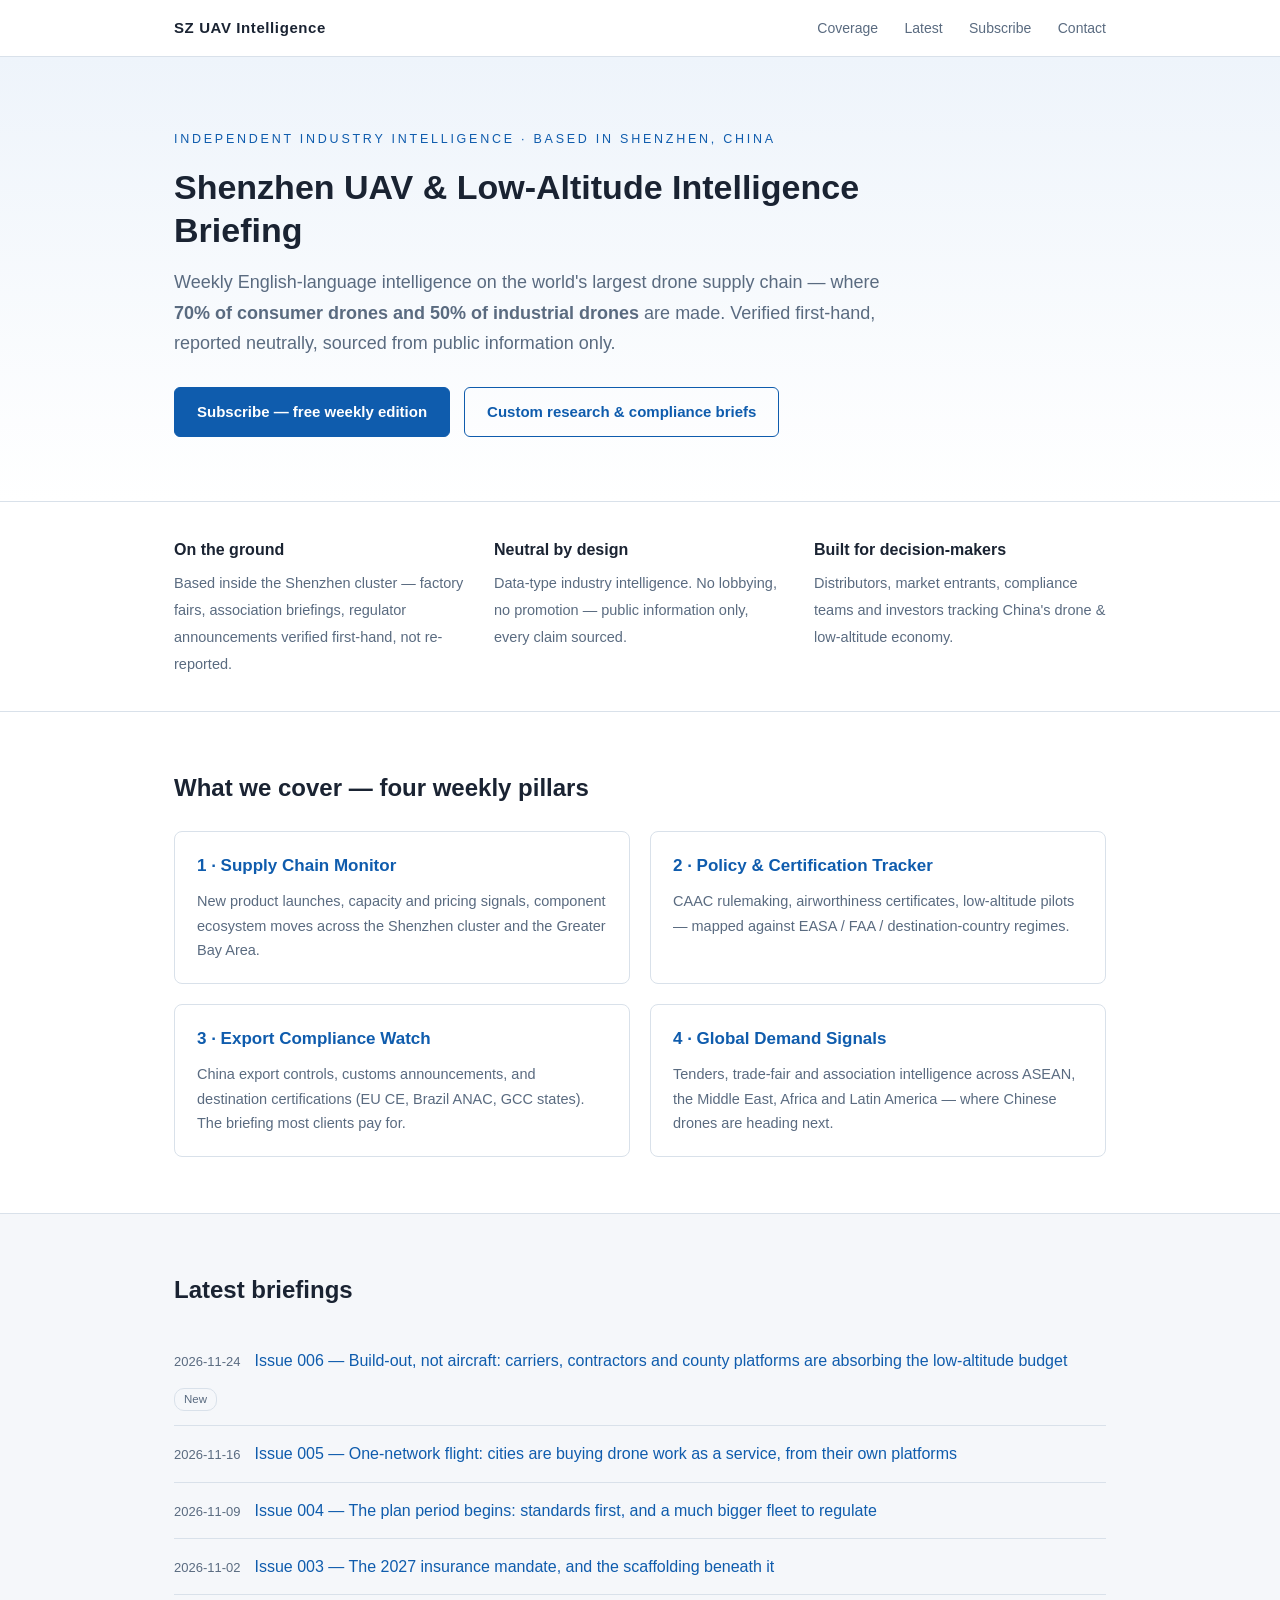
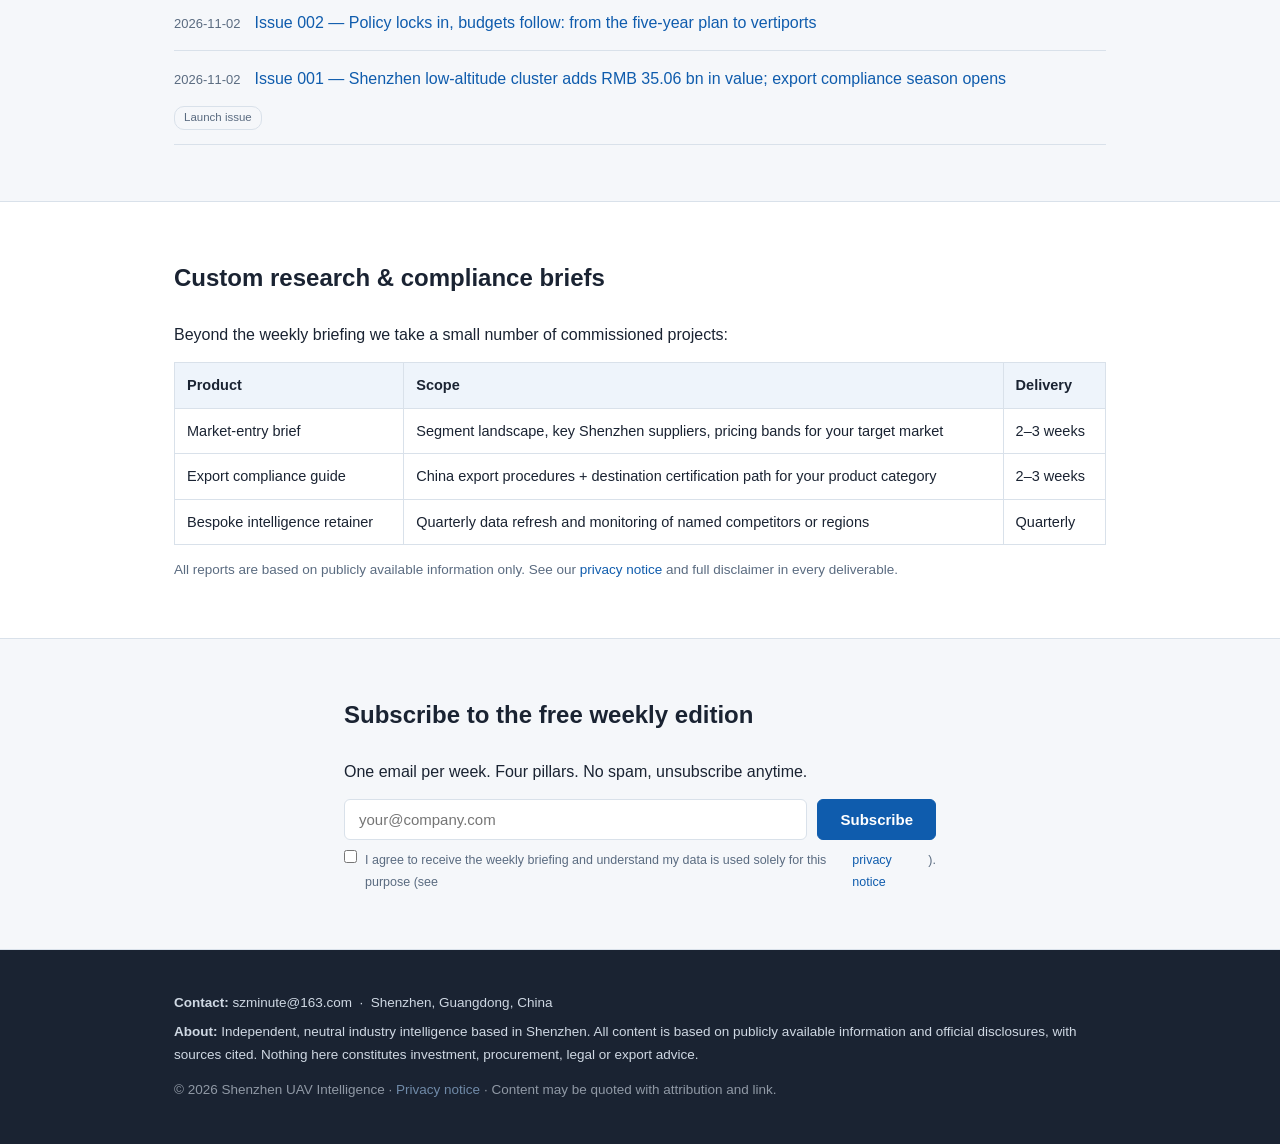
<file: index.html>
<!DOCTYPE html>
<html lang="en">
<head>
<meta charset="UTF-8">
<meta name="viewport" content="width=device-width, initial-scale=1.0">
<title>Shenzhen UAV &amp; Low-Altitude Intelligence Briefing — Independent industry intelligence from the world's drone capital</title>
<meta name="description" content="Independent English-language intelligence on China's drone & low-altitude economy, based in Shenzhen: supply chain, policy, export compliance, global demand signals.">
<link rel="stylesheet" href="css/style.css">
</head>
<body>

<header class="topbar">
  <div class="wrap">
    <a class="brand" href="index.html">SZ&nbsp;UAV&nbsp;Intelligence</a>
    <nav>
      <a href="#pillars">Coverage</a>
      <a href="#latest">Latest</a>
      <a href="#subscribe">Subscribe</a>
      <a href="#contact">Contact</a>
    </nav>
  </div>
</header>

<!-- ═══ Hero ═══ -->
<section class="hero">
  <div class="wrap">
    <p class="kicker">Independent industry intelligence · Based in Shenzhen, China</p>
    <h1>Shenzhen UAV &amp; Low&#8209;Altitude Intelligence Briefing</h1>
    <p class="lede">Weekly English-language intelligence on the world's largest drone supply chain —
      where <strong>70% of consumer drones and 50% of industrial drones</strong> are made.
      Verified first-hand, reported neutrally, sourced from public information only.</p>
    <div class="hero-cta">
      <a class="btn primary" href="#subscribe">Subscribe — free weekly edition</a>
      <a class="btn" href="#services">Custom research &amp; compliance briefs</a>
    </div>
  </div>
</section>

<!-- ═══ Why us ═══ -->
<section class="strip">
  <div class="wrap grid3">
    <div><b>On the ground</b><span>Based inside the Shenzhen cluster — factory fairs, association briefings, regulator announcements verified first-hand, not re-reported.</span></div>
    <div><b>Neutral by design</b><span>Data-type industry intelligence. No lobbying, no promotion — public information only, every claim sourced.</span></div>
    <div><b>Built for decision-makers</b><span>Distributors, market entrants, compliance teams and investors tracking China's drone &amp; low-altitude economy.</span></div>
  </div>
</section>

<!-- ═══ Four pillars ═══ -->
<section id="pillars" class="section">
  <div class="wrap">
    <h2>What we cover — four weekly pillars</h2>
    <div class="grid2">
      <article class="card">
        <h3>1 · Supply Chain Monitor</h3>
        <p>New product launches, capacity and pricing signals, component ecosystem moves across the Shenzhen cluster and the Greater Bay Area.</p>
      </article>
      <article class="card">
        <h3>2 · Policy &amp; Certification Tracker</h3>
        <p>CAAC rulemaking, airworthiness certificates, low-altitude pilots — mapped against EASA / FAA / destination-country regimes.</p>
      </article>
      <article class="card">
        <h3>3 · Export Compliance Watch</h3>
        <p>China export controls, customs announcements, and destination certifications (EU CE, Brazil ANAC, GCC states). The briefing most clients pay for.</p>
      </article>
      <article class="card">
        <h3>4 · Global Demand Signals</h3>
        <p>Tenders, trade-fair and association intelligence across ASEAN, the Middle East, Africa and Latin America — where Chinese drones are heading next.</p>
      </article>
    </div>
  </div>
</section>

<!-- ═══ Latest issues ═══ -->
<section id="latest" class="section alt">
  <div class="wrap">
    <h2>Latest briefings</h2>
    <ul class="issues">
      <li>
        <span class="date">2026-11-24</span>
        <a href="briefings/2026-11-24-issue-006.html">Issue 006 — Build-out, not aircraft: carriers, contractors and county platforms are absorbing the low-altitude budget</a>
        <span class="tag">New</span>
      </li>
      <li>
        <span class="date">2026-11-16</span>
        <a href="briefings/2026-11-16-issue-005.html">Issue 005 — One-network flight: cities are buying drone work as a service, from their own platforms</a>
      </li>
      <li>
        <span class="date">2026-11-09</span>
        <a href="briefings/2026-11-09-issue-004.html">Issue 004 — The plan period begins: standards first, and a much bigger fleet to regulate</a>
      </li>
      <li>
        <span class="date">2026-11-02</span>
        <a href="briefings/2026-11-02-issue-003.html">Issue 003 — The 2027 insurance mandate, and the scaffolding beneath it</a>
      </li>
      <li>
        <span class="date">2026-11-02</span>
        <a href="briefings/2026-11-02-issue-002.html">Issue 002 — Policy locks in, budgets follow: from the five-year plan to vertiports</a>
      </li>
      <li>
        <span class="date">2026-11-02</span>
        <a href="briefings/2026-11-02-issue-001.html">Issue 001 — Shenzhen low-altitude cluster adds RMB 35.06 bn in value; export compliance season opens</a>
        <span class="tag">Launch issue</span>
      </li>
      <!-- 每期新增一条 <li>，日期倒序 -->
    </ul>
  </div>
</section>

<!-- ═══ Custom research ═══ -->
<section id="services" class="section">
  <div class="wrap">
    <h2>Custom research &amp; compliance briefs</h2>
    <p>Beyond the weekly briefing we take a small number of commissioned projects:</p>
    <table class="services">
      <tr><th>Product</th><th>Scope</th><th>Delivery</th></tr>
      <tr>
        <td>Market-entry brief</td>
        <td>Segment landscape, key Shenzhen suppliers, pricing bands for your target market</td>
        <td>2–3 weeks</td>
      </tr>
      <tr>
        <td>Export compliance guide</td>
        <td>China export procedures + destination certification path for your product category</td>
        <td>2–3 weeks</td>
      </tr>
      <tr>
        <td>Bespoke intelligence retainer</td>
        <td>Quarterly data refresh and monitoring of named competitors or regions</td>
        <td>Quarterly</td>
      </tr>
    </table>
    <p class="note">All reports are based on publicly available information only. See our <a href="privacy.html">privacy notice</a> and full disclaimer in every deliverable.</p>
  </div>
</section>

<!-- ═══ Subscribe ═══ -->
<section id="subscribe" class="section alt">
  <div class="wrap narrow">
    <h2>Subscribe to the free weekly edition</h2>
    <p>One email per week. Four pillars. No spam, unsubscribe anytime.</p>
    <!--
      上线后把 action 换成你的邮件列表服务商端点（如 Buttondown / Mailchimp / Listmonk 自托管）。
      checkbox 为 GDPR 同意项，勿删。
    -->
    <form class="subform" action="#" method="post">
      <input type="email" name="email" placeholder="your@company.com" required>
      <button type="submit" class="btn primary">Subscribe</button>
      <label class="consent">
        <input type="checkbox" required>
        I agree to receive the weekly briefing and understand my data is used solely for this purpose (see <a href="privacy.html">privacy notice</a>).
      </label>
    </form>
  </div>
</section>

<!-- ═══ Contact / footer ═══ -->
<footer id="contact">
  <div class="wrap">
    <p><b>Contact:</b> szminute@163.com &nbsp;·&nbsp; Shenzhen, Guangdong, China</p>
    <p><b>About:</b> Independent, neutral industry intelligence based in Shenzhen. All content is based on publicly available information and official disclosures, with sources cited. Nothing here constitutes investment, procurement, legal or export advice.</p>
    <p class="small">© 2026 Shenzhen UAV Intelligence · <a href="privacy.html">Privacy notice</a> · Content may be quoted with attribution and link.</p>
  </div>
</footer>

</body>
</html>
</file>
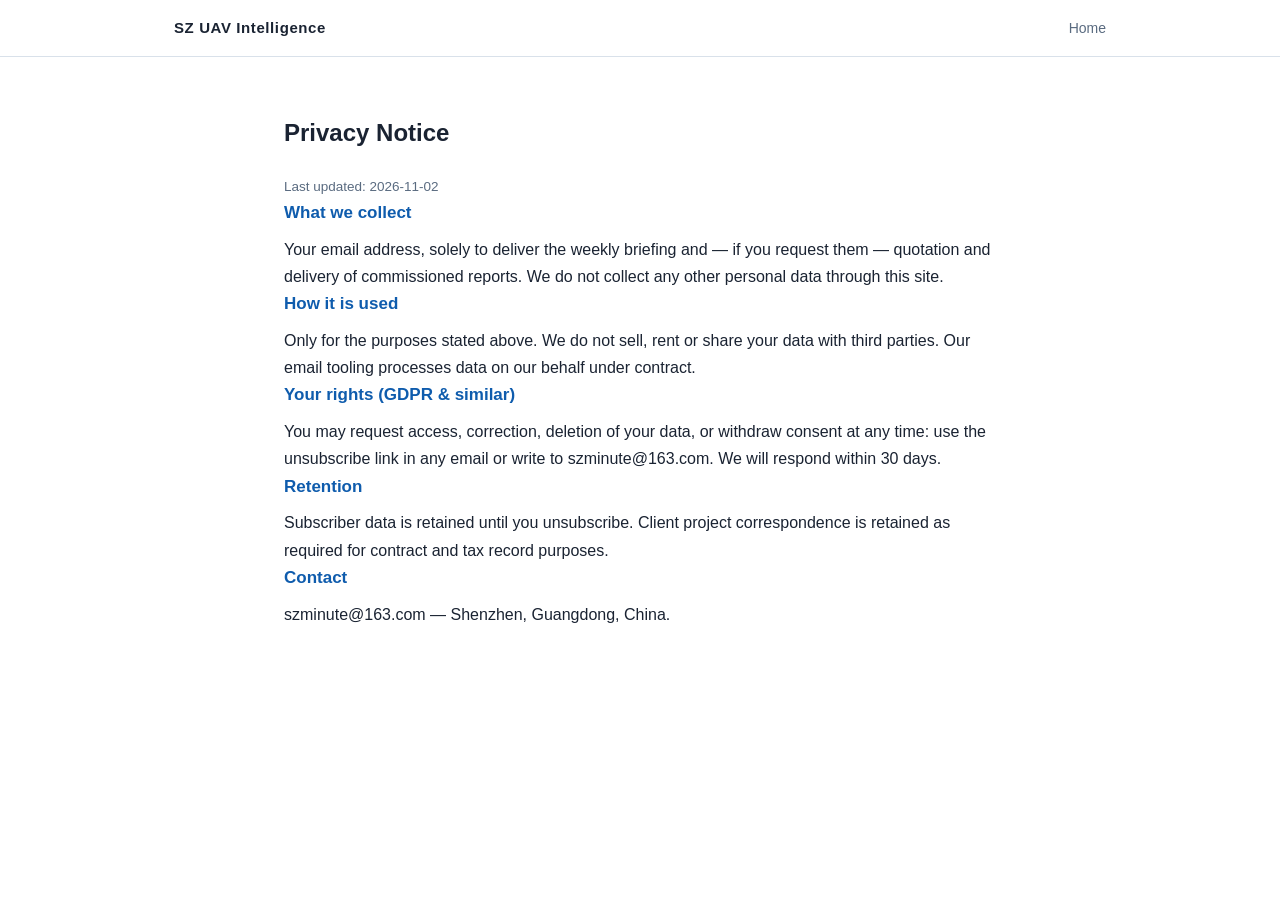
<file: privacy.html>
<!DOCTYPE html>
<html lang="en">
<head>
<meta charset="UTF-8">
<meta name="viewport" content="width=device-width, initial-scale=1.0">
<title>Privacy Notice — SZ UAV Intelligence</title>
<link rel="stylesheet" href="css/style.css">
</head>
<body>
<header class="topbar">
  <div class="wrap"><a class="brand" href="index.html">SZ&nbsp;UAV&nbsp;Intelligence</a>
  <nav><a href="index.html">Home</a></nav></div>
</header>
<section class="section">
  <div class="wrap narrow" style="max-width:760px">
    <h2>Privacy Notice</h2>
    <p class="note">Last updated: 2026-11-02</p>
    <h3>What we collect</h3>
    <p>Your email address, solely to deliver the weekly briefing and — if you request them — quotation
      and delivery of commissioned reports. We do not collect any other personal data through this site.</p>
    <h3>How it is used</h3>
    <p>Only for the purposes stated above. We do not sell, rent or share your data with third parties.
      Our email tooling processes data on our behalf under contract.</p>
    <h3>Your rights (GDPR &amp; similar)</h3>
    <p>You may request access, correction, deletion of your data, or withdraw consent at any time:
      use the unsubscribe link in any email or write to szminute@163.com. We will respond
      within 30 days.</p>
    <h3>Retention</h3>
    <p>Subscriber data is retained until you unsubscribe. Client project correspondence is retained as
      required for contract and tax record purposes.</p>
    <h3>Contact</h3>
      <p>szminute@163.com — Shenzhen, Guangdong, China.</p>
  </div>
</section>
</body>
</html>
</file>
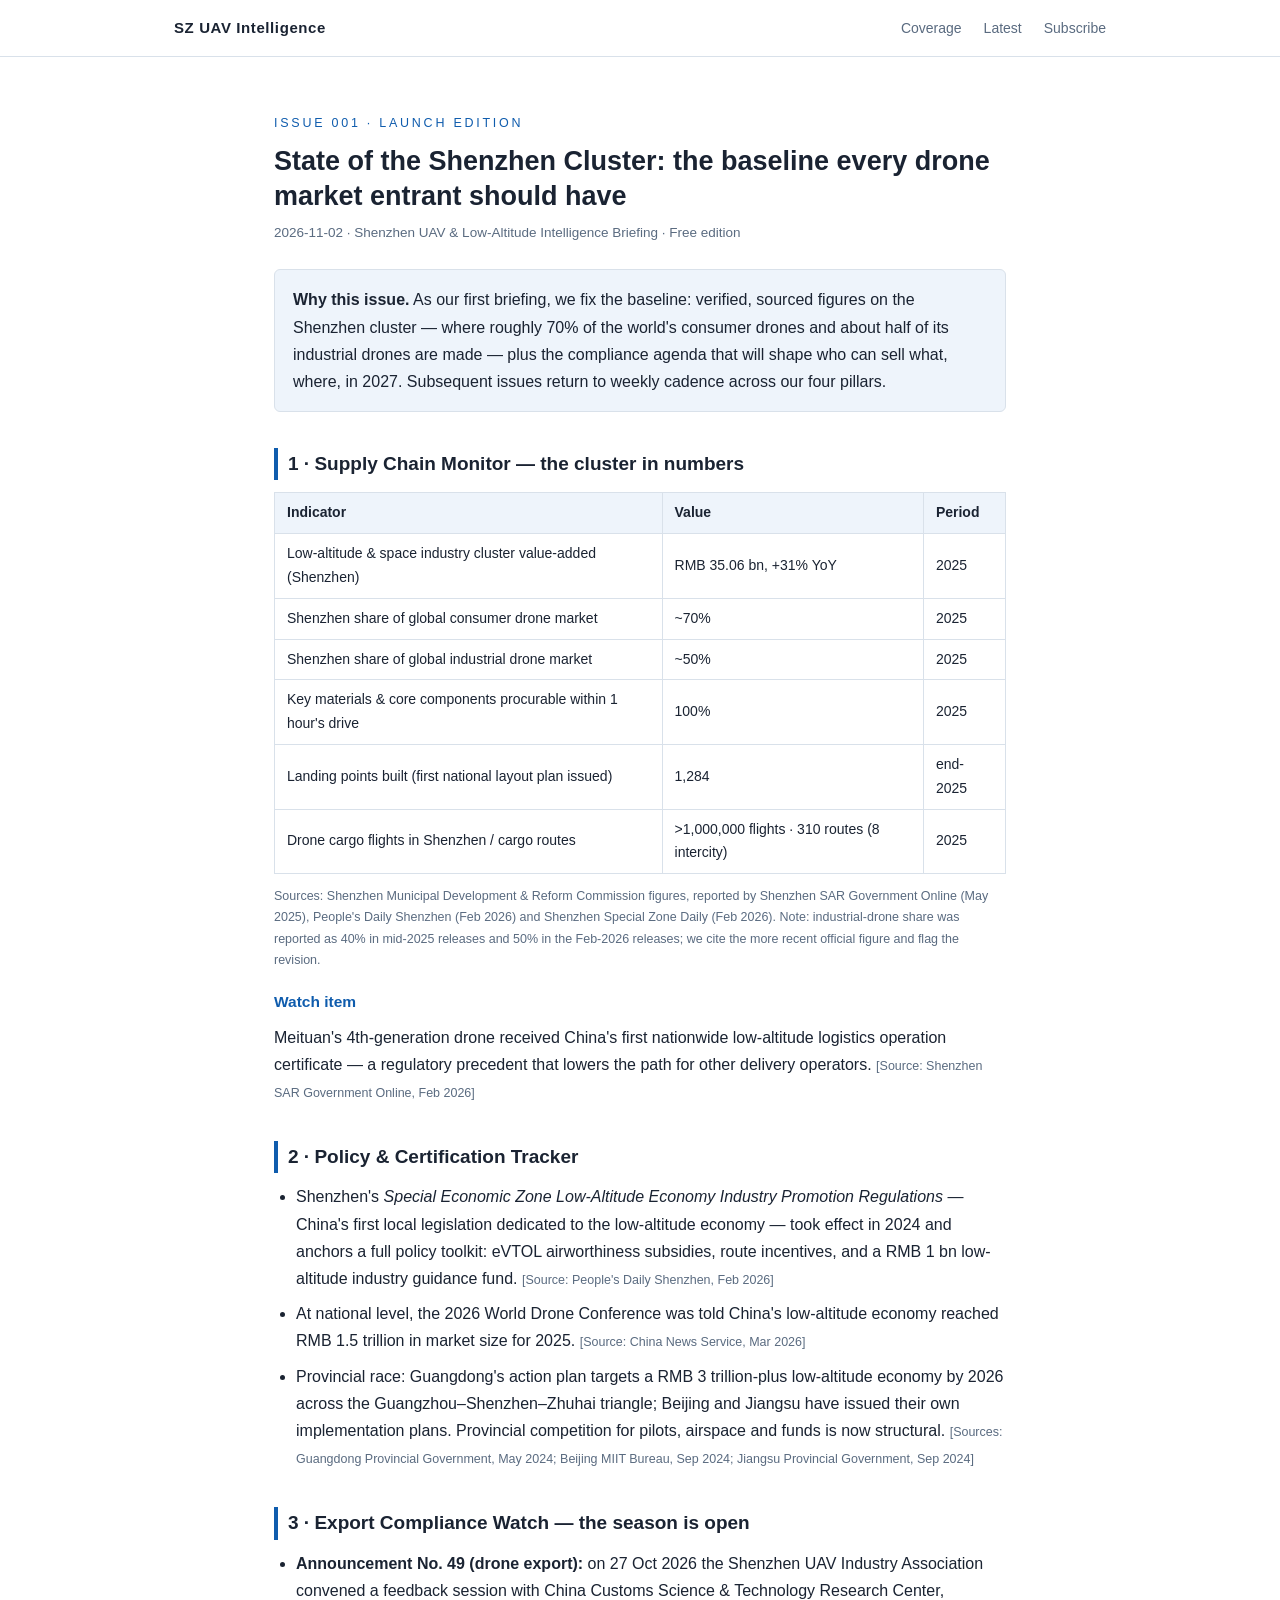
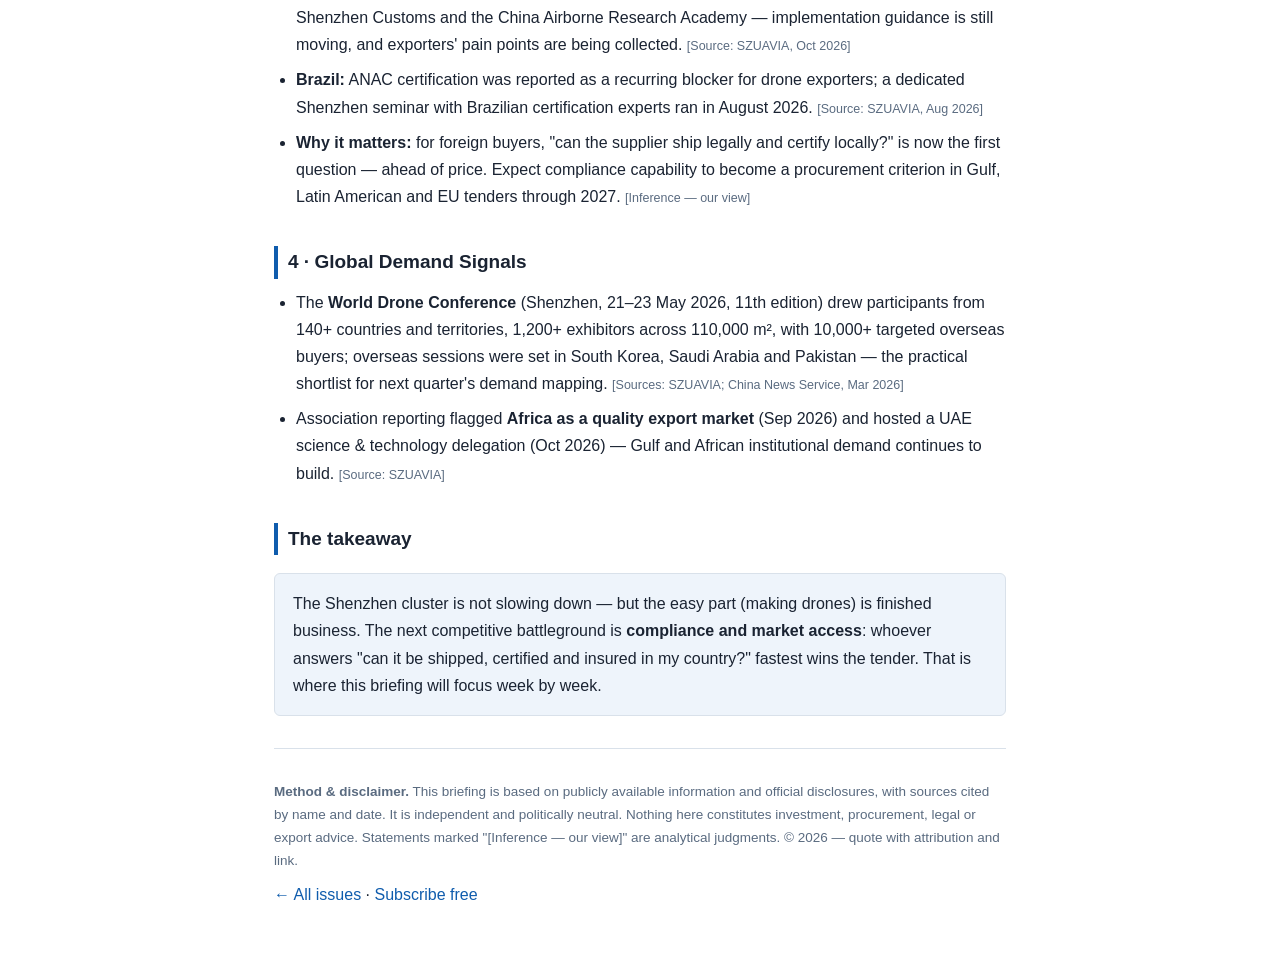
<file: briefings/2026-11-02-issue-001.html>
<!DOCTYPE html>
<html lang="en">
<head>
<meta charset="UTF-8">
<meta name="viewport" content="width=device-width, initial-scale=1.0">
<title>Issue 001 — State of the Shenzhen Cluster | Shenzhen UAV &amp; Low-Altitude Intelligence Briefing</title>
<link rel="stylesheet" href="../css/style.css">
<style>
  article.briefing { max-width: 780px; margin: 0 auto; padding: 48px 24px 64px; }
  article.briefing h1 { font-size: 27px; line-height: 1.3; margin: 10px 0 6px; }
  article.briefing .meta { color: #5a6b80; font-size: 13.5px; margin-bottom: 24px; }
  article.briefing h2 { font-size: 19px; margin: 36px 0 10px; padding-left: 10px;
                        border-left: 4px solid #0f5cad; }
  article.briefing h3 { font-size: 15.5px; margin: 18px 0 6px; }
  article.briefing p, article.briefing li { margin: 8px 0; }
  article.briefing ul { padding-left: 22px; }
  .src { font-size: 12.5px; color: #5a6b80; }
  .box { background: #eef4fb; border: 1px solid #d9e1ea; border-radius: 6px; padding: 16px 18px; margin: 18px 0; }
  table.kv { width: 100%; border-collapse: collapse; font-size: 14px; margin: 12px 0; }
  table.kv th, table.kv td { border: 1px solid #d9e1ea; padding: 8px 12px; text-align: left; }
  table.kv th { background: #eef4fb; }
</style>
</head>
<body>

<header class="topbar">
  <div class="wrap">
    <a class="brand" href="../index.html">SZ&nbsp;UAV&nbsp;Intelligence</a>
    <nav><a href="../index.html#pillars">Coverage</a><a href="../index.html#latest">Latest</a><a href="../index.html#subscribe">Subscribe</a></nav>
  </div>
</header>

<article class="briefing">
  <p class="kicker">Issue 001 · Launch Edition</p>
  <h1>State of the Shenzhen Cluster: the baseline every drone market entrant should have</h1>
  <p class="meta">2026-11-02 · Shenzhen UAV &amp; Low-Altitude Intelligence Briefing · Free edition</p>

  <div class="box">
    <b>Why this issue.</b> As our first briefing, we fix the baseline: verified, sourced figures on the
    Shenzhen cluster — where roughly 70% of the world's consumer drones and about half of its industrial
    drones are made — plus the compliance agenda that will shape who can sell what, where, in 2027.
    Subsequent issues return to weekly cadence across our four pillars.
  </div>

  <h2>1 · Supply Chain Monitor — the cluster in numbers</h2>
  <table class="kv">
    <tr><th>Indicator</th><th>Value</th><th>Period</th></tr>
    <tr><td>Low-altitude &amp; space industry cluster value-added (Shenzhen)</td><td>RMB 35.06 bn, +31% YoY</td><td>2025</td></tr>
    <tr><td>Shenzhen share of global consumer drone market</td><td>~70%</td><td>2025</td></tr>
    <tr><td>Shenzhen share of global industrial drone market</td><td>~50%</td><td>2025</td></tr>
    <tr><td>Key materials &amp; core components procurable within 1 hour's drive</td><td>100%</td><td>2025</td></tr>
    <tr><td>Landing points built (first national layout plan issued)</td><td>1,284</td><td>end-2025</td></tr>
    <tr><td>Drone cargo flights in Shenzhen / cargo routes</td><td>&gt;1,000,000 flights · 310 routes (8 intercity)</td><td>2025</td></tr>
  </table>
  <p class="src">Sources: Shenzhen Municipal Development &amp; Reform Commission figures, reported by
    Shenzhen SAR Government Online (May 2025), People's Daily Shenzhen (Feb 2026) and Shenzhen Special
    Zone Daily (Feb 2026). Note: industrial-drone share was reported as 40% in mid-2025 releases and 50%
    in the Feb-2026 releases; we cite the more recent official figure and flag the revision.</p>

  <h3>Watch item</h3>
  <p>Meituan's 4th-generation drone received China's first nationwide low-altitude logistics operation
    certificate — a regulatory precedent that lowers the path for other delivery operators.
    <span class="src">[Source: Shenzhen SAR Government Online, Feb 2026]</span></p>

  <h2>2 · Policy &amp; Certification Tracker</h2>
  <ul>
    <li>Shenzhen's <i>Special Economic Zone Low-Altitude Economy Industry Promotion Regulations</i> —
      China's first local legislation dedicated to the low-altitude economy — took effect in 2024 and
      anchors a full policy toolkit: eVTOL airworthiness subsidies, route incentives, and a RMB 1 bn
      low-altitude industry guidance fund. <span class="src">[Source: People's Daily Shenzhen, Feb 2026]</span></li>
    <li>At national level, the 2026 World Drone Conference was told China's low-altitude economy reached
      RMB 1.5 trillion in market size for 2025. <span class="src">[Source: China News Service, Mar 2026]</span></li>
    <li>Provincial race: Guangdong's action plan targets a RMB 3 trillion-plus low-altitude economy by
      2026 across the Guangzhou–Shenzhen–Zhuhai triangle; Beijing and Jiangsu have issued their own
      implementation plans. Provincial competition for pilots, airspace and funds is now structural.
      <span class="src">[Sources: Guangdong Provincial Government, May 2024; Beijing MIIT Bureau, Sep 2024;
      Jiangsu Provincial Government, Sep 2024]</span></li>
  </ul>

  <h2>3 · Export Compliance Watch — the season is open</h2>
  <ul>
    <li><b>Announcement No. 49 (drone export):</b> on 27 Oct 2026 the Shenzhen UAV Industry Association
      convened a feedback session with China Customs Science &amp; Technology Research Center, Shenzhen
      Customs and the China Airborne Research Academy — implementation guidance is still moving, and
      exporters' pain points are being collected. <span class="src">[Source: SZUAVIA, Oct 2026]</span></li>
    <li><b>Brazil:</b> ANAC certification was reported as a recurring blocker for drone exporters; a
      dedicated Shenzhen seminar with Brazilian certification experts ran in August 2026.
      <span class="src">[Source: SZUAVIA, Aug 2026]</span></li>
    <li><b>Why it matters:</b> for foreign buyers, "can the supplier ship legally and certify locally?"
      is now the first question — ahead of price. Expect compliance capability to become a procurement
      criterion in Gulf, Latin American and EU tenders through 2027. <span class="src">[Inference — our view]</span></li>
  </ul>

  <h2>4 · Global Demand Signals</h2>
  <ul>
    <li>The <b>World Drone Conference</b> (Shenzhen, 21–23 May 2026, 11th edition) drew participants from
      140+ countries and territories, 1,200+ exhibitors across 110,000 m², with 10,000+ targeted overseas
      buyers; overseas sessions were set in South Korea, Saudi Arabia and Pakistan — the practical
      shortlist for next quarter's demand mapping.
      <span class="src">[Sources: SZUAVIA; China News Service, Mar 2026]</span></li>
    <li>Association reporting flagged <b>Africa as a quality export market</b> (Sep 2026) and hosted a
      UAE science &amp; technology delegation (Oct 2026) — Gulf and African institutional demand continues
      to build. <span class="src">[Source: SZUAVIA]</span></li>
  </ul>

  <h2>The takeaway</h2>
  <div class="box">
    The Shenzhen cluster is not slowing down — but the easy part (making drones) is finished business.
    The next competitive battleground is <b>compliance and market access</b>: whoever answers "can it be
    shipped, certified and insured in my country?" fastest wins the tender. That is where this briefing
    will focus week by week.
  </div>

  <hr style="border:none;border-top:1px solid #d9e1ea;margin:32px 0;">
  <p class="note"><b>Method &amp; disclaimer.</b> This briefing is based on publicly available information and
    official disclosures, with sources cited by name and date. It is independent and politically neutral.
    Nothing here constitutes investment, procurement, legal or export advice. Statements marked
    "[Inference — our view]" are analytical judgments. © 2026 — quote with attribution and link.</p>
  <p><a href="../index.html#latest">← All issues</a> · <a href="../index.html#subscribe">Subscribe free</a></p>
</article>

</body>
</html>
</file>
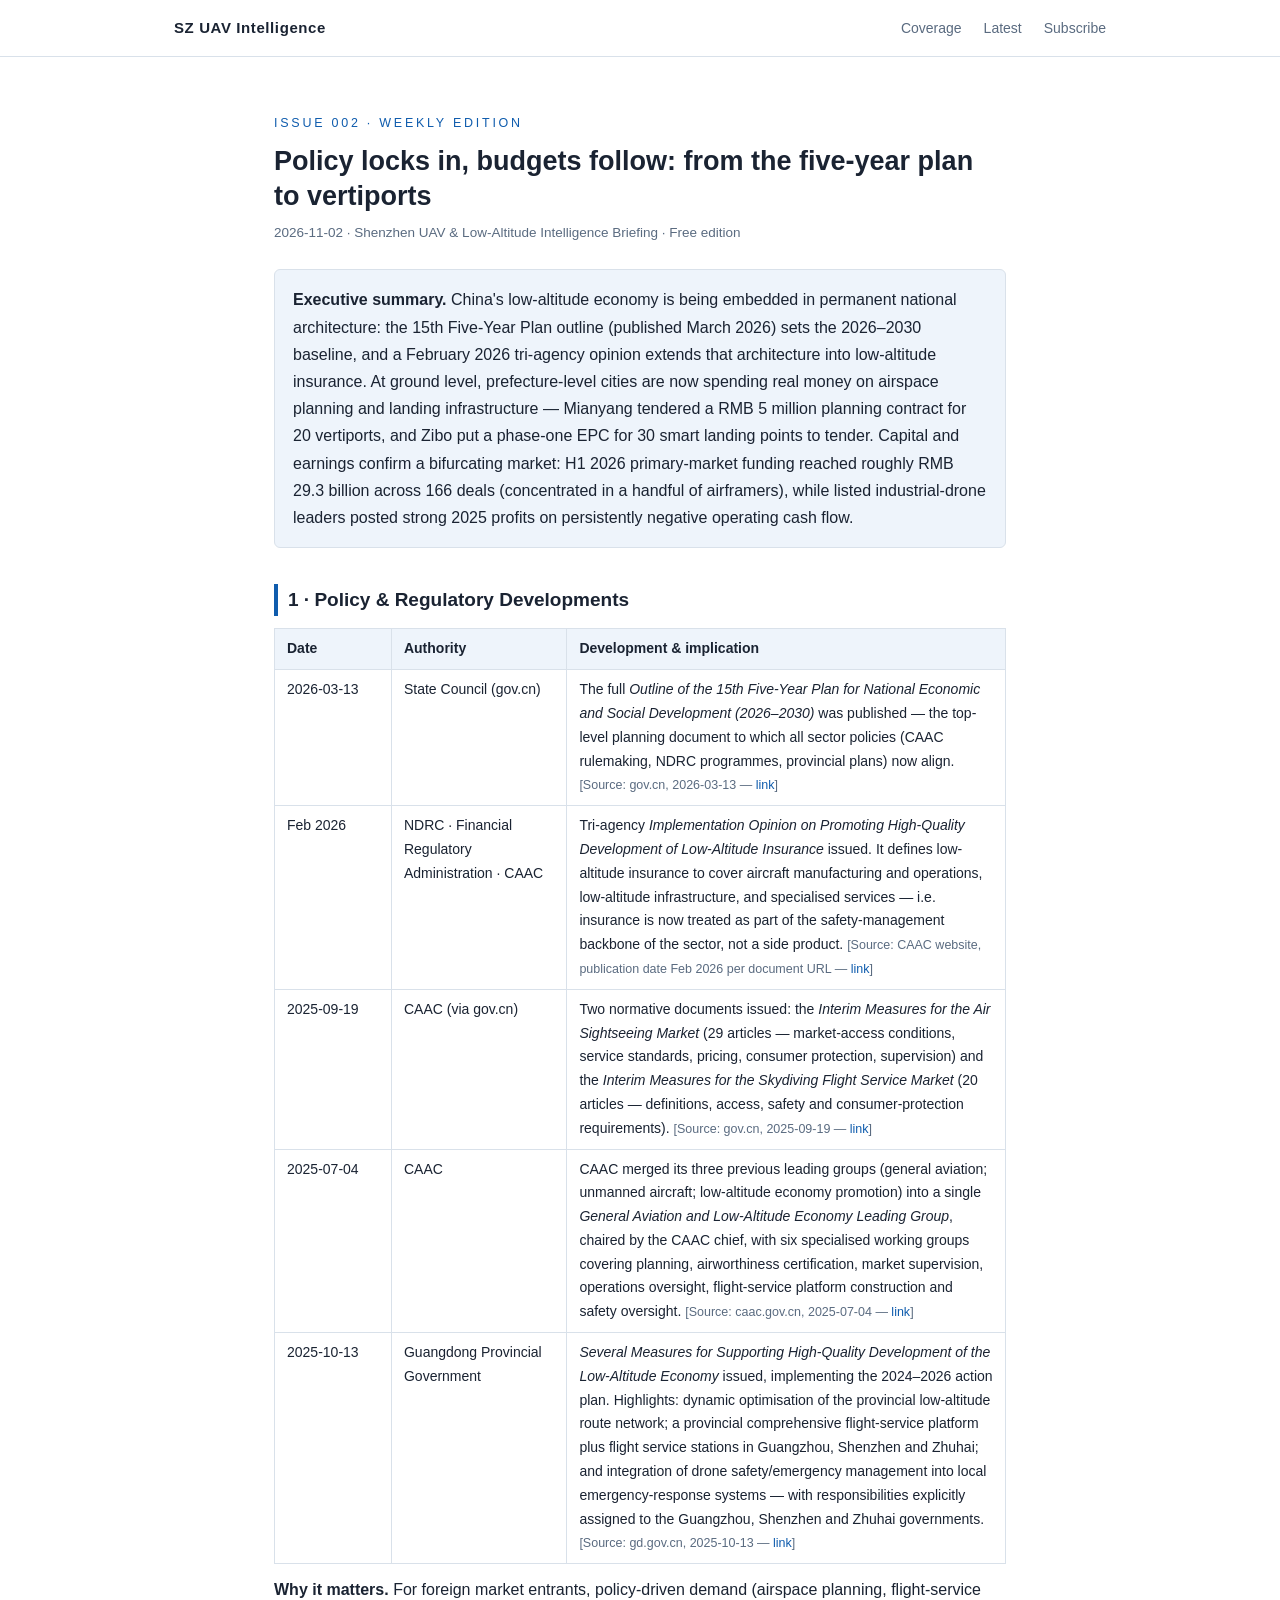
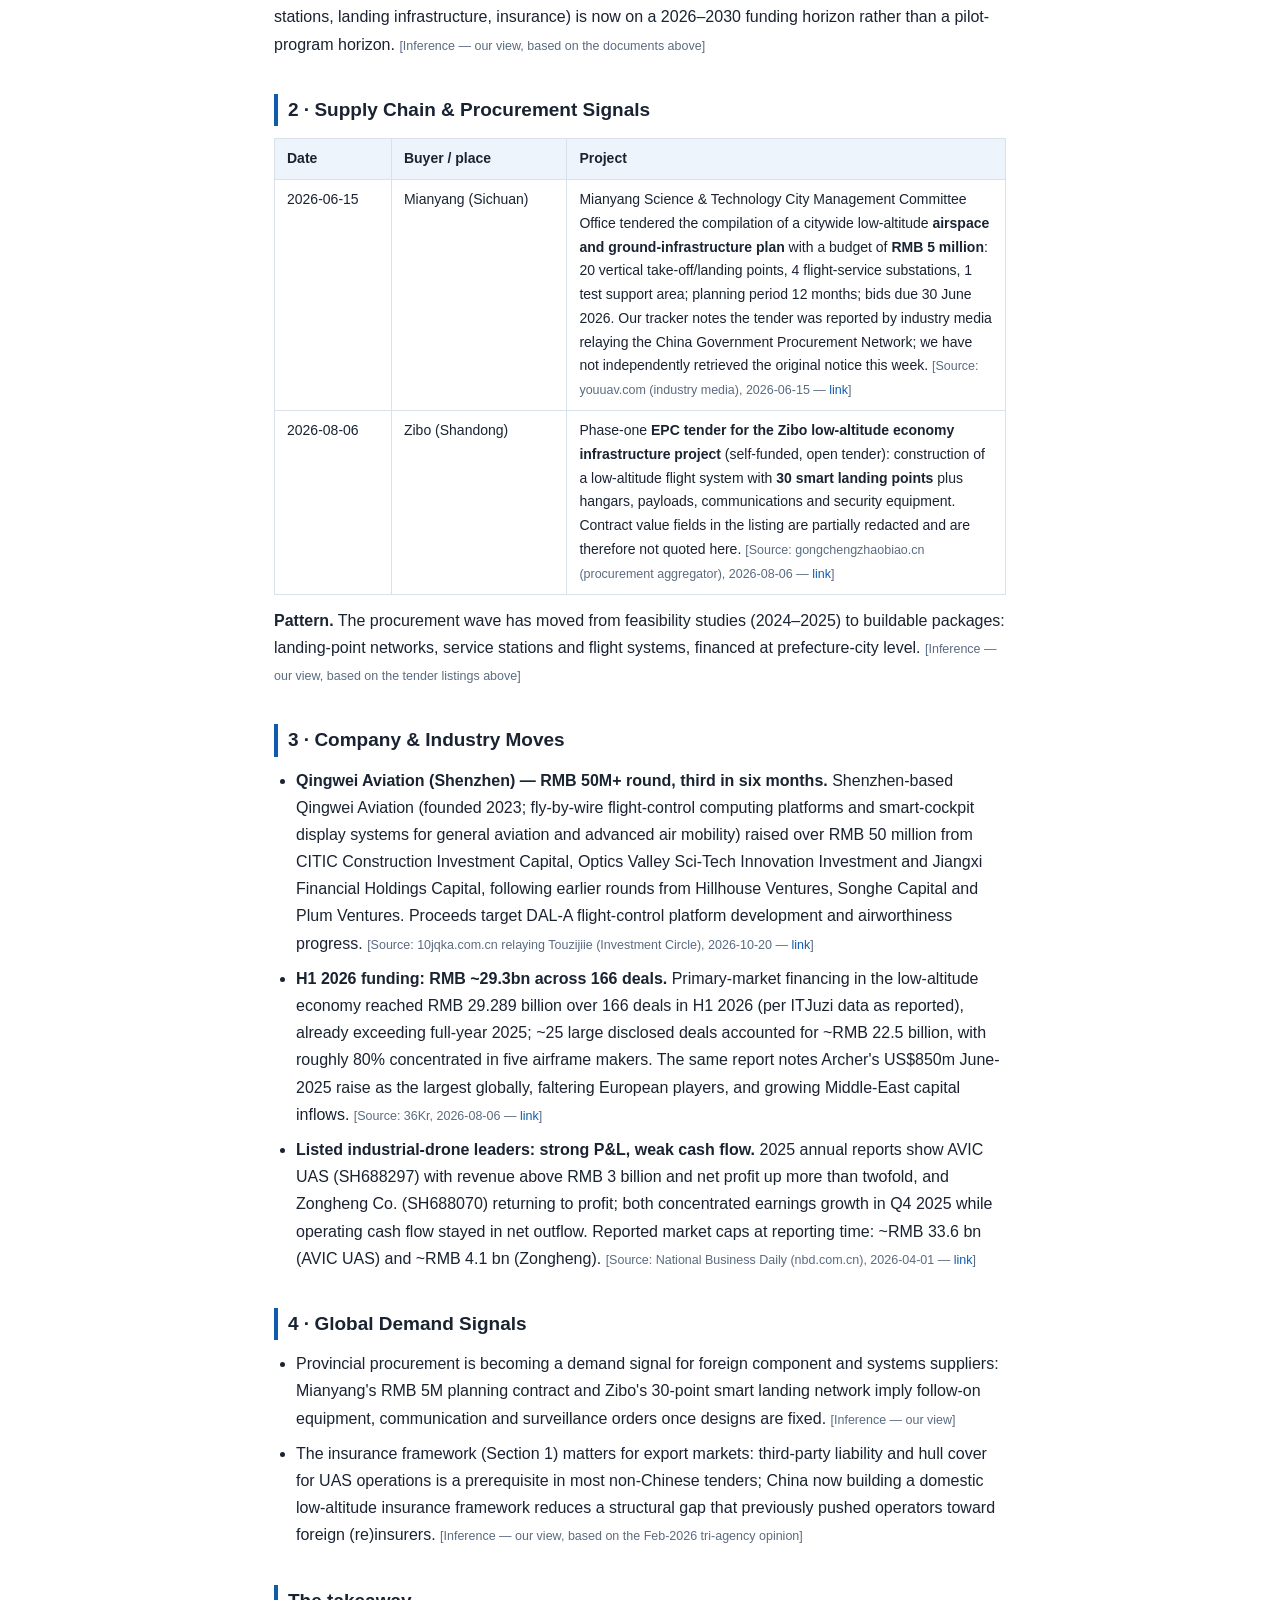
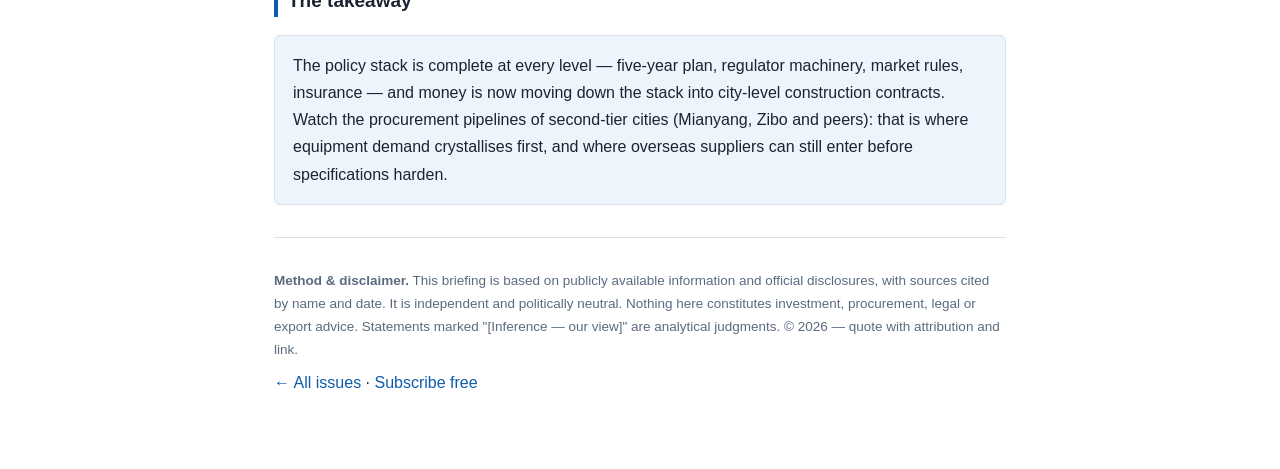
<file: briefings/2026-11-02-issue-002.html>
<!DOCTYPE html>
<html lang="en">
<head>
<meta charset="UTF-8">
<meta name="viewport" content="width=device-width, initial-scale=1.0">
<title>Issue 002 — Policy locks in, budgets follow | Shenzhen UAV &amp; Low-Altitude Intelligence Briefing</title>
<link rel="stylesheet" href="../css/style.css">
<style>
  article.briefing { max-width: 780px; margin: 0 auto; padding: 48px 24px 64px; }
  article.briefing h1 { font-size: 27px; line-height: 1.3; margin: 10px 0 6px; }
  article.briefing .meta { color: #5a6b80; font-size: 13.5px; margin-bottom: 24px; }
  article.briefing h2 { font-size: 19px; margin: 36px 0 10px; padding-left: 10px;
                        border-left: 4px solid #0f5cad; }
  article.briefing h3 { font-size: 15.5px; margin: 18px 0 6px; }
  article.briefing p, article.briefing li { margin: 8px 0; }
  article.briefing ul { padding-left: 22px; }
  .src { font-size: 12.5px; color: #5a6b80; }
  .box { background: #eef4fb; border: 1px solid #d9e1ea; border-radius: 6px; padding: 16px 18px; margin: 18px 0; }
  table.kv { width: 100%; border-collapse: collapse; font-size: 14px; margin: 12px 0; }
  table.kv th, table.kv td { border: 1px solid #d9e1ea; padding: 8px 12px; text-align: left; vertical-align: top; }
  table.kv th { background: #eef4fb; }
</style>
</head>
<body>

<header class="topbar">
  <div class="wrap">
    <a class="brand" href="../index.html">SZ&nbsp;UAV&nbsp;Intelligence</a>
    <nav><a href="../index.html#pillars">Coverage</a><a href="../index.html#latest">Latest</a><a href="../index.html#subscribe">Subscribe</a></nav>
  </div>
</header>

<article class="briefing">
  <p class="kicker">Issue 002 · Weekly Edition</p>
  <h1>Policy locks in, budgets follow: from the five-year plan to vertiports</h1>
  <p class="meta">2026-11-02 · Shenzhen UAV &amp; Low-Altitude Intelligence Briefing · Free edition</p>

  <div class="box">
    <b>Executive summary.</b>
    China's low-altitude economy is being embedded in permanent national architecture: the 15th Five-Year
    Plan outline (published March 2026) sets the 2026–2030 baseline, and a February 2026 tri-agency opinion
    extends that architecture into low-altitude insurance. At ground level, prefecture-level cities are now
    spending real money on airspace planning and landing infrastructure — Mianyang tendered a RMB 5 million
    planning contract for 20 vertiports, and Zibo put a phase-one EPC for 30 smart landing points to tender.
    Capital and earnings confirm a bifurcating market: H1 2026 primary-market funding reached roughly RMB
    29.3 billion across 166 deals (concentrated in a handful of airframers), while listed industrial-drone
    leaders posted strong 2025 profits on persistently negative operating cash flow.
  </div>

  <h2>1 · Policy &amp; Regulatory Developments</h2>
  <table class="kv">
    <tr><th style="width:16%">Date</th><th style="width:24%">Authority</th><th>Development &amp; implication</th></tr>
    <tr>
      <td>2026-03-13</td><td>State Council (gov.cn)</td>
      <td>The full <i>Outline of the 15th Five-Year Plan for National Economic and Social Development
        (2026–2030)</i> was published — the top-level planning document to which all sector policies
        (CAAC rulemaking, NDRC programmes, provincial plans) now align.
        <span class="src">[Source: gov.cn, 2026-03-13 — <a href="https://www.gov.cn/yaowen/liebiao/202603/content_7062633.htm">link</a>]</span></td>
    </tr>
    <tr>
      <td>Feb 2026</td><td>NDRC · Financial Regulatory Administration · CAAC</td>
      <td>Tri-agency <i>Implementation Opinion on Promoting High-Quality Development of Low-Altitude
        Insurance</i> issued. It defines low-altitude insurance to cover aircraft manufacturing and
        operations, low-altitude infrastructure, and specialised services — i.e. insurance is now treated
        as part of the safety-management backbone of the sector, not a side product.
        <span class="src">[Source: CAAC website, publication date Feb 2026 per document URL —
        <a href="https://www.caac.gov.cn/XXGK/XXGK/ZCFBJD/202602/t20260212_230056.html">link</a>]</span></td>
    </tr>
    <tr>
      <td>2025-09-19</td><td>CAAC (via gov.cn)</td>
      <td>Two normative documents issued: the <i>Interim Measures for the Air Sightseeing Market</i>
        (29 articles — market-access conditions, service standards, pricing, consumer protection,
        supervision) and the <i>Interim Measures for the Skydiving Flight Service Market</i> (20 articles —
        definitions, access, safety and consumer-protection requirements).
        <span class="src">[Source: gov.cn, 2025-09-19 —
        <a href="https://www.gov.cn/lianbo/bumen/202509/content_7041373.htm">link</a>]</span></td>
    </tr>
    <tr>
      <td>2025-07-04</td><td>CAAC</td>
      <td>CAAC merged its three previous leading groups (general aviation; unmanned aircraft; low-altitude
        economy promotion) into a single <i>General Aviation and Low-Altitude Economy Leading Group</i>,
        chaired by the CAAC chief, with six specialised working groups covering planning, airworthiness
        certification, market supervision, operations oversight, flight-service platform construction and
        safety oversight.
        <span class="src">[Source: caac.gov.cn, 2025-07-04 —
        <a href="https://www.caac.gov.cn/XWZX/MHYW/202507/t20250704_227863.html">link</a>]</span></td>
    </tr>
    <tr>
      <td>2025-10-13</td><td>Guangdong Provincial Government</td>
      <td><i>Several Measures for Supporting High-Quality Development of the Low-Altitude Economy</i>
        issued, implementing the 2024–2026 action plan. Highlights: dynamic optimisation of the provincial
        low-altitude route network; a provincial comprehensive flight-service platform plus flight service
        stations in Guangzhou, Shenzhen and Zhuhai; and integration of drone safety/emergency management
        into local emergency-response systems — with responsibilities explicitly assigned to the Guangzhou,
        Shenzhen and Zhuhai governments.
        <span class="src">[Source: gd.gov.cn, 2025-10-13 —
        <a href="https://www.gd.gov.cn/zwgk/wjk/qbwj/ybh/content/post_4788687.html">link</a>]</span></td>
    </tr>
  </table>
  <p><b>Why it matters.</b> For foreign market entrants, policy-driven demand (airspace planning,
    flight-service stations, landing infrastructure, insurance) is now on a 2026–2030 funding horizon
    rather than a pilot-program horizon.
    <span class="src">[Inference — our view, based on the documents above]</span></p>

  <h2>2 · Supply Chain &amp; Procurement Signals</h2>
  <table class="kv">
    <tr><th style="width:16%">Date</th><th style="width:24%">Buyer / place</th><th>Project</th></tr>
    <tr>
      <td>2026-06-15</td><td>Mianyang (Sichuan)</td>
      <td>Mianyang Science &amp; Technology City Management Committee Office tendered the compilation of a
        citywide low-altitude <b>airspace and ground-infrastructure plan</b> with a budget of
        <b>RMB 5 million</b>: 20 vertical take-off/landing points, 4 flight-service substations, 1 test
        support area; planning period 12 months; bids due 30 June 2026. Our tracker notes the tender was
        reported by industry media relaying the China Government Procurement Network; we have not
        independently retrieved the original notice this week.
        <span class="src">[Source: youuav.com (industry media), 2026-06-15 —
        <a href="https://m.youuav.com/shop/6891/news/newsid-1196.html">link</a>]</span></td>
    </tr>
    <tr>
      <td>2026-08-06</td><td>Zibo (Shandong)</td>
      <td>Phase-one <b>EPC tender for the Zibo low-altitude economy infrastructure project</b>
        (self-funded, open tender): construction of a low-altitude flight system with
        <b>30 smart landing points</b> plus hangars, payloads, communications and security equipment.
        Contract value fields in the listing are partially redacted and are therefore not quoted here.
        <span class="src">[Source: gongchengzhaobiao.cn (procurement aggregator), 2026-08-06 —
        <a href="https://www.gongchengzhaobiao.cn/news-549db0ed11c4cca8a8c9e086daa5a5c1/">link</a>]</span></td>
    </tr>
  </table>
  <p><b>Pattern.</b> The procurement wave has moved from feasibility studies (2024–2025) to buildable
    packages: landing-point networks, service stations and flight systems, financed at prefecture-city
    level. <span class="src">[Inference — our view, based on the tender listings above]</span></p>

  <h2>3 · Company &amp; Industry Moves</h2>
  <ul>
    <li><b>Qingwei Aviation (Shenzhen) — RMB 50M+ round, third in six months.</b> Shenzhen-based Qingwei
      Aviation (founded 2023; fly-by-wire flight-control computing platforms and smart-cockpit display
      systems for general aviation and advanced air mobility) raised over RMB 50 million from CITIC
      Construction Investment Capital, Optics Valley Sci-Tech Innovation Investment and Jiangxi Financial
      Holdings Capital, following earlier rounds from Hillhouse Ventures, Songhe Capital and Plum Ventures.
      Proceeds target DAL-A flight-control platform development and airworthiness progress.
      <span class="src">[Source: 10jqka.com.cn relaying Touzijiie (Investment Circle), 2026-10-20 —
      <a href="https://stock.10jqka.com.cn/20261020/c680891249.shtml">link</a>]</span></li>
    <li><b>H1 2026 funding: RMB ~29.3bn across 166 deals.</b> Primary-market financing in the low-altitude
      economy reached RMB 29.289 billion over 166 deals in H1 2026 (per ITJuzi data as reported), already
      exceeding full-year 2025; ~25 large disclosed deals accounted for ~RMB 22.5 billion, with roughly
      80% concentrated in five airframe makers. The same report notes Archer's US$850m June-2025 raise as
      the largest globally, faltering European players, and growing Middle-East capital inflows.
      <span class="src">[Source: 36Kr, 2026-08-06 —
      <a href="https://m.36kr.com/p/3895589735875720">link</a>]</span></li>
    <li><b>Listed industrial-drone leaders: strong P&amp;L, weak cash flow.</b> 2025 annual reports show
      AVIC UAS (SH688297) with revenue above RMB 3 billion and net profit up more than twofold, and
      Zongheng Co. (SH688070) returning to profit; both concentrated earnings growth in Q4 2025 while
      operating cash flow stayed in net outflow. Reported market caps at reporting time: ~RMB 33.6 bn
      (AVIC UAS) and ~RMB 4.1 bn (Zongheng).
      <span class="src">[Source: National Business Daily (nbd.com.cn), 2026-04-01 —
      <a href="https://www.nbd.com.cn/articles/2026-03-31/4319269.html">link</a>]</span></li>
  </ul>

  <h2>4 · Global Demand Signals</h2>
  <ul>
    <li>Provincial procurement is becoming a demand signal for foreign component and systems suppliers:
      Mianyang's RMB 5M planning contract and Zibo's 30-point smart landing network imply follow-on
      equipment, communication and surveillance orders once designs are fixed.
      <span class="src">[Inference — our view]</span></li>
    <li>The insurance framework (Section 1) matters for export markets: third-party liability and hull
      cover for UAS operations is a prerequisite in most non-Chinese tenders; China now building a
      domestic low-altitude insurance framework reduces a structural gap that previously pushed operators
      toward foreign (re)insurers.
      <span class="src">[Inference — our view, based on the Feb-2026 tri-agency opinion]</span></li>
  </ul>

  <h2>The takeaway</h2>
  <div class="box">
    The policy stack is complete at every level — five-year plan, regulator machinery, market rules,
    insurance — and money is now moving down the stack into city-level construction contracts. Watch the
    procurement pipelines of second-tier cities (Mianyang, Zibo and peers): that is where equipment demand
    crystallises first, and where overseas suppliers can still enter before specifications harden.
  </div>

  <hr style="border:none;border-top:1px solid #d9e1ea;margin:32px 0;">
  <p class="note"><b>Method &amp; disclaimer.</b> This briefing is based on publicly available information and
    official disclosures, with sources cited by name and date. It is independent and politically neutral.
    Nothing here constitutes investment, procurement, legal or export advice. Statements marked
    "[Inference — our view]" are analytical judgments. © 2026 — quote with attribution and link.</p>
  <p><a href="../index.html#latest">← All issues</a> · <a href="../index.html#subscribe">Subscribe free</a></p>
</article>

</body>
</html>
</file>
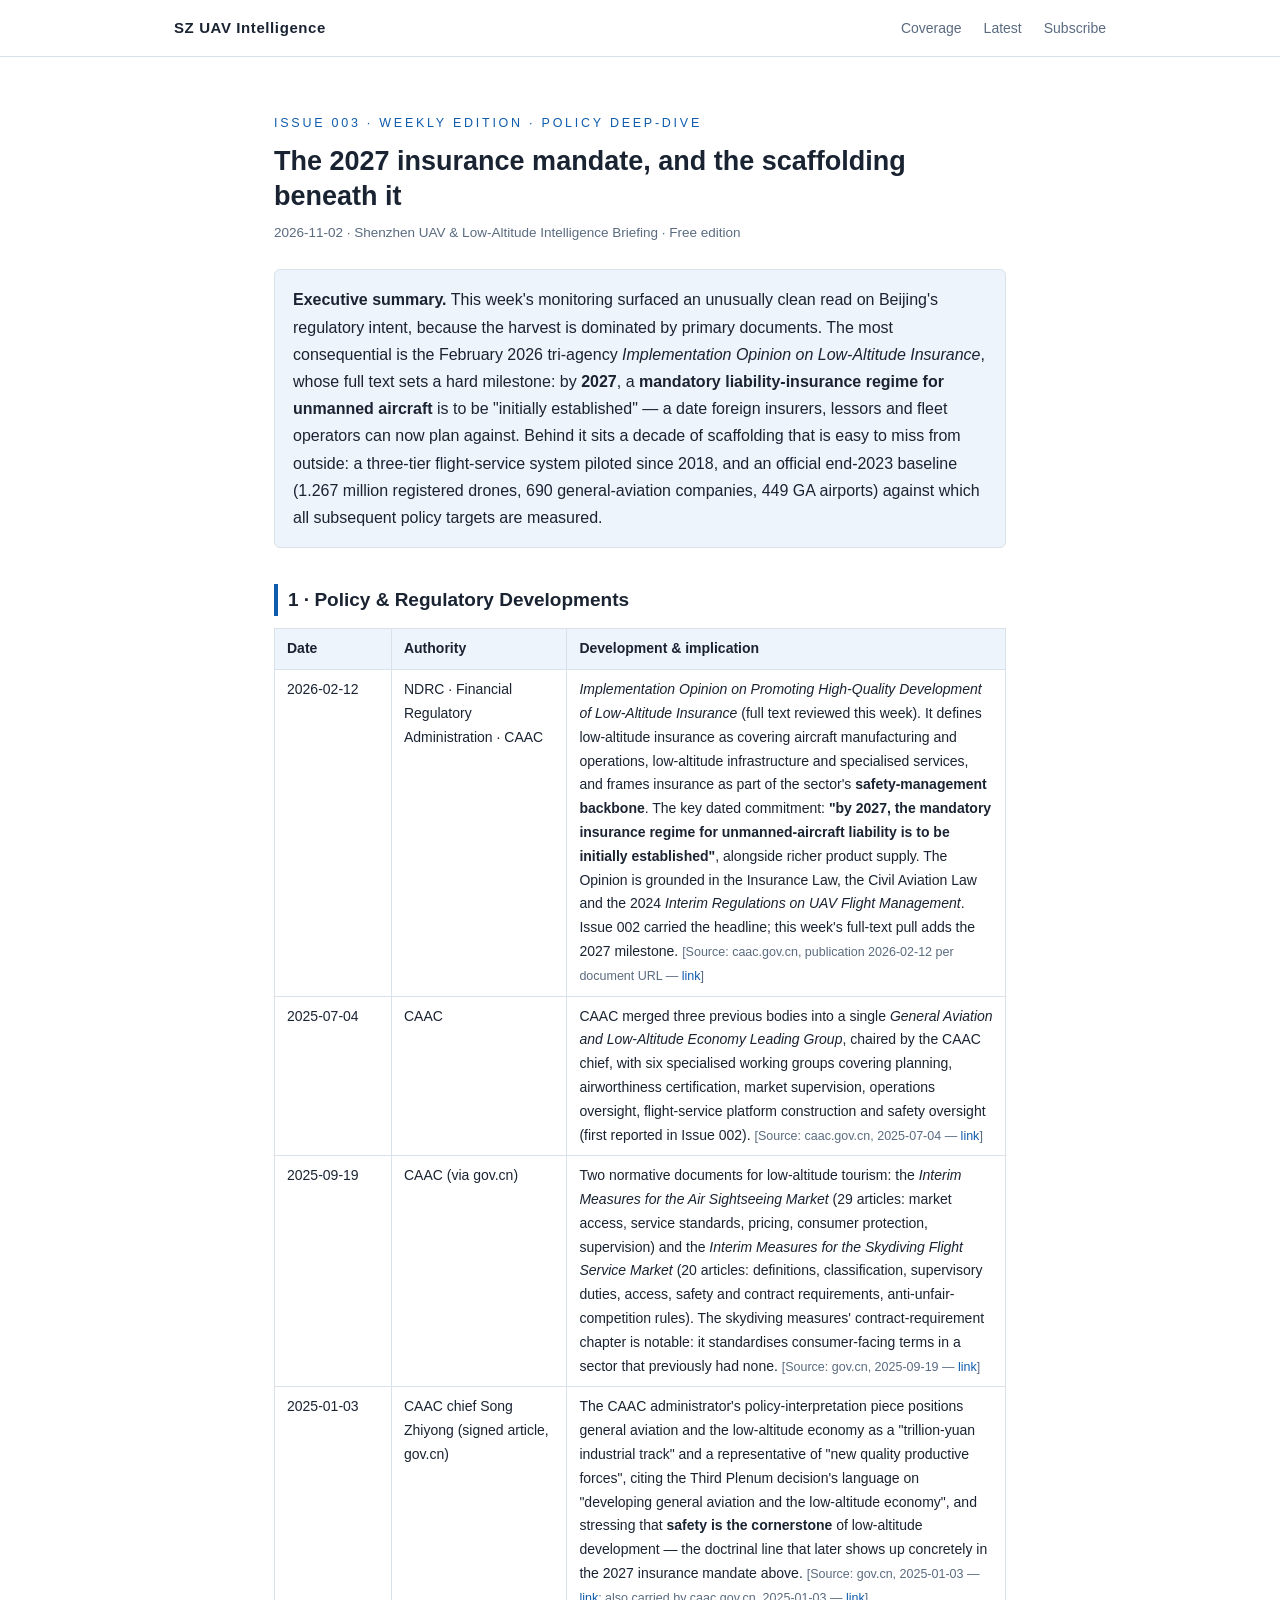
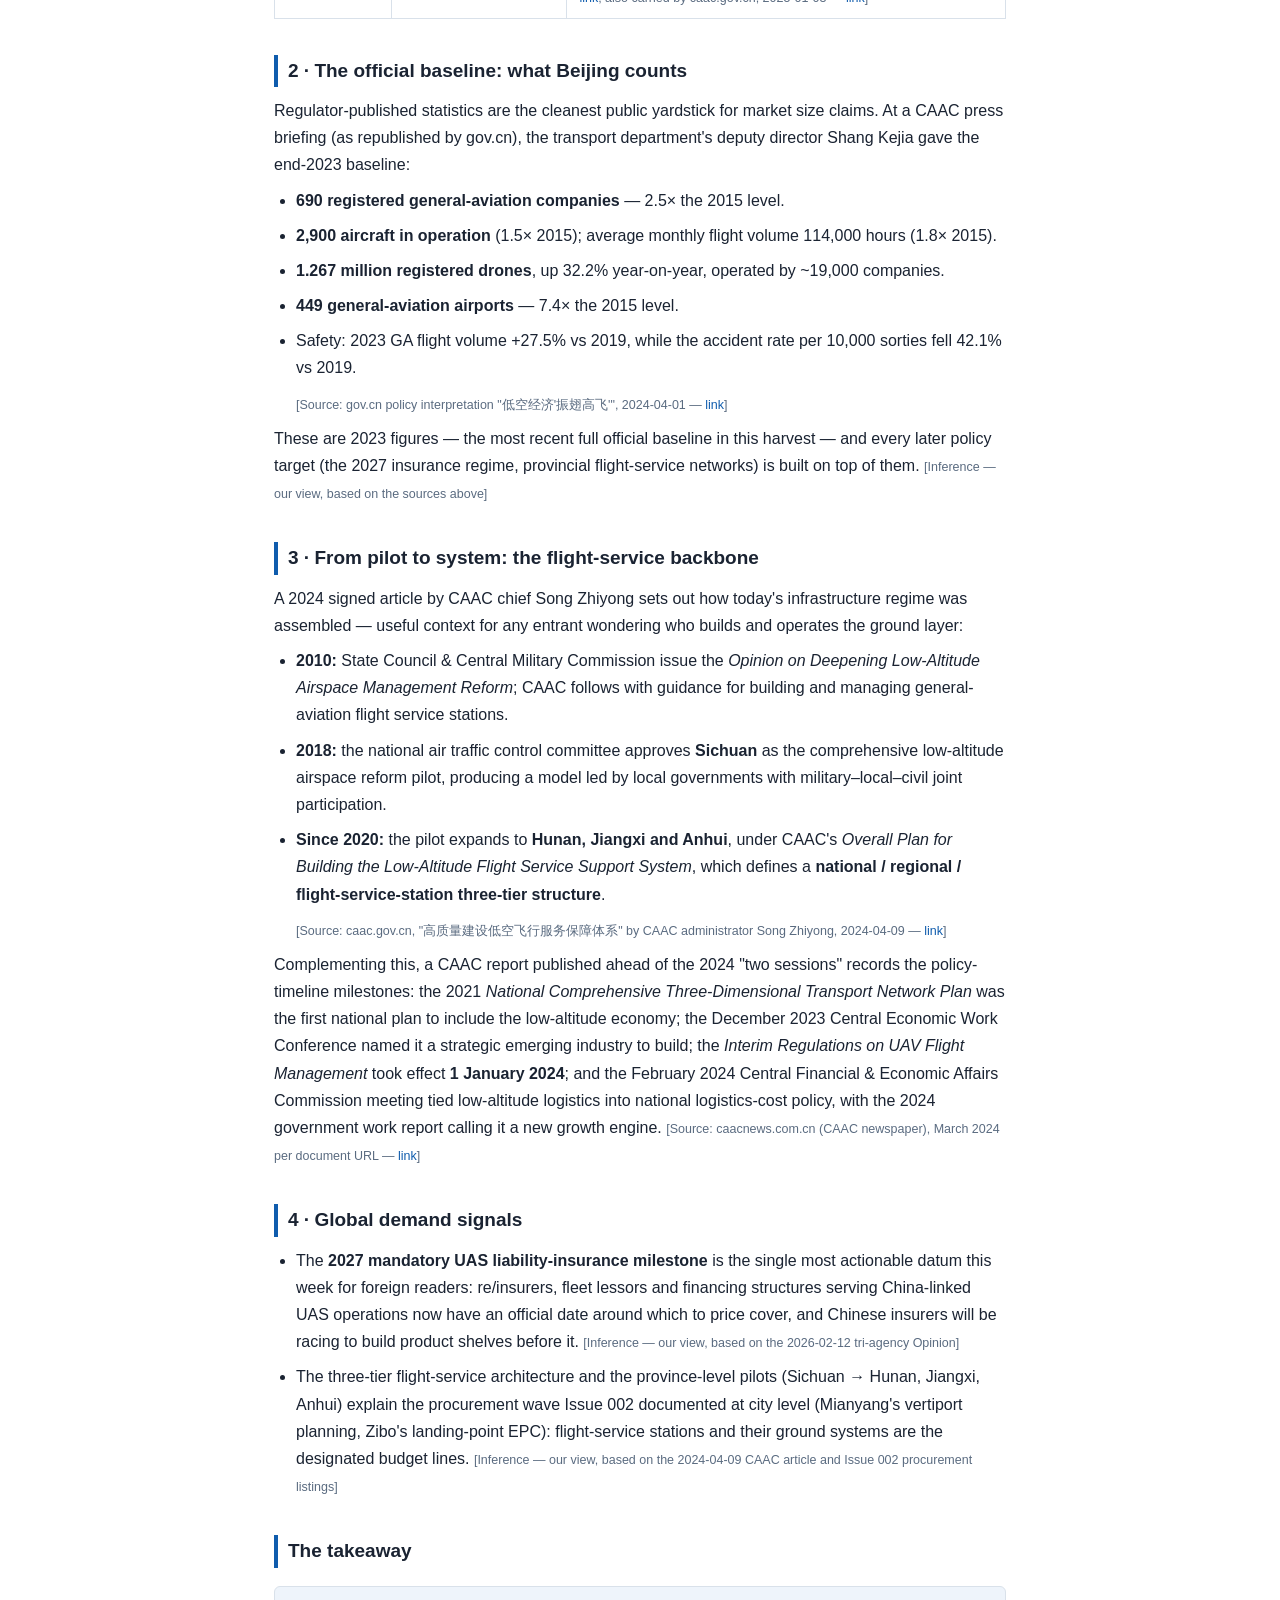
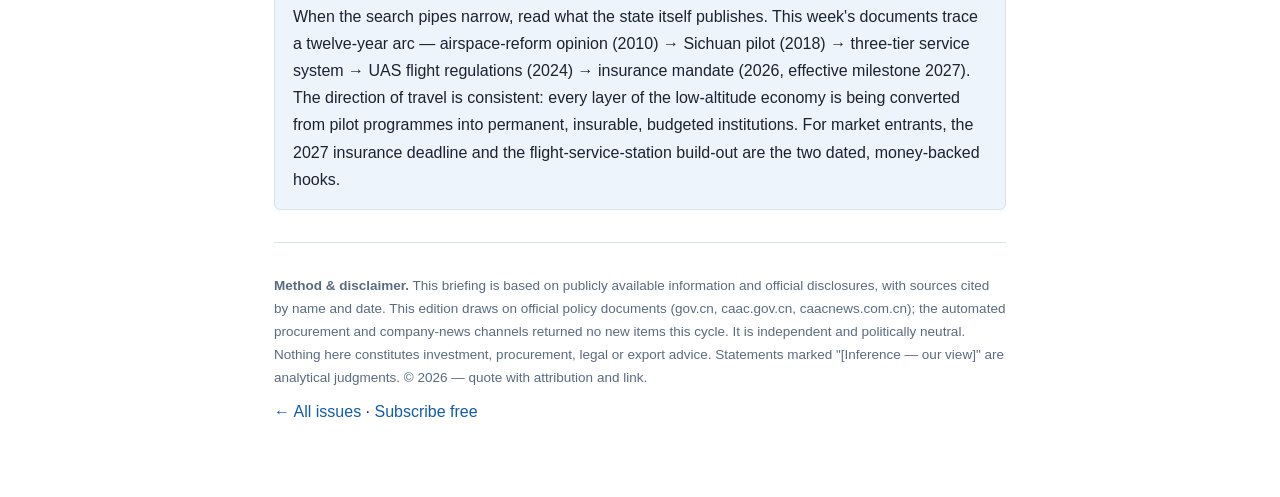
<file: briefings/2026-11-02-issue-003.html>
<!DOCTYPE html>
<html lang="en">
<head>
<meta charset="UTF-8">
<meta name="viewport" content="width=device-width, initial-scale=1.0">
<title>Issue 003 — The 2027 insurance mandate, and the scaffolding beneath it | Shenzhen UAV &amp; Low-Altitude Intelligence Briefing</title>
<link rel="stylesheet" href="../css/style.css">
<style>
  article.briefing { max-width: 780px; margin: 0 auto; padding: 48px 24px 64px; }
  article.briefing h1 { font-size: 27px; line-height: 1.3; margin: 10px 0 6px; }
  article.briefing .meta { color: #5a6b80; font-size: 13.5px; margin-bottom: 24px; }
  article.briefing h2 { font-size: 19px; margin: 36px 0 10px; padding-left: 10px;
                        border-left: 4px solid #0f5cad; }
  article.briefing h3 { font-size: 15.5px; margin: 18px 0 6px; }
  article.briefing p, article.briefing li { margin: 8px 0; }
  article.briefing ul { padding-left: 22px; }
  .src { font-size: 12.5px; color: #5a6b80; }
  .box { background: #eef4fb; border: 1px solid #d9e1ea; border-radius: 6px; padding: 16px 18px; margin: 18px 0; }
  table.kv { width: 100%; border-collapse: collapse; font-size: 14px; margin: 12px 0; }
  table.kv th, table.kv td { border: 1px solid #d9e1ea; padding: 8px 12px; text-align: left; vertical-align: top; }
  table.kv th { background: #eef4fb; }
</style>
</head>
<body>

<header class="topbar">
  <div class="wrap">
    <a class="brand" href="../index.html">SZ&nbsp;UAV&nbsp;Intelligence</a>
    <nav><a href="../index.html#pillars">Coverage</a><a href="../index.html#latest">Latest</a><a href="../index.html#subscribe">Subscribe</a></nav>
  </div>
</header>

<article class="briefing">
  <p class="kicker">Issue 003 · Weekly Edition · Policy deep-dive</p>
  <h1>The 2027 insurance mandate, and the scaffolding beneath it</h1>
  <p class="meta">2026-11-02 · Shenzhen UAV &amp; Low-Altitude Intelligence Briefing · Free edition</p>

  <div class="box">
    <b>Executive summary.</b> This week's monitoring surfaced an unusually clean read on Beijing's
    regulatory intent, because the harvest is dominated by primary documents. The most consequential
    is the February 2026 tri-agency <i>Implementation Opinion on Low-Altitude Insurance</i>, whose
    full text sets a hard milestone: by <b>2027</b>, a <b>mandatory liability-insurance regime for
    unmanned aircraft</b> is to be "initially established" — a date foreign insurers, lessors and
    fleet operators can now plan against. Behind it sits a decade of scaffolding that is easy to
    miss from outside: a three-tier flight-service system piloted since 2018, and an official
    end-2023 baseline (1.267 million registered drones, 690 general-aviation companies, 449 GA
    airports) against which all subsequent policy targets are measured.
  </div>

  <h2>1 · Policy &amp; Regulatory Developments</h2>
  <table class="kv">
    <tr><th style="width:16%">Date</th><th style="width:24%">Authority</th><th>Development &amp; implication</th></tr>
    <tr>
      <td>2026-02-12</td><td>NDRC · Financial Regulatory Administration · CAAC</td>
      <td><i>Implementation Opinion on Promoting High-Quality Development of Low-Altitude Insurance</i>
        (full text reviewed this week). It defines low-altitude insurance as covering aircraft
        manufacturing and operations, low-altitude infrastructure and specialised services, and frames
        insurance as part of the sector's <b>safety-management backbone</b>. The key dated commitment:
        <b>"by 2027, the mandatory insurance regime for unmanned-aircraft liability is to be initially
        established"</b>, alongside richer product supply. The Opinion is grounded in the Insurance Law,
        the Civil Aviation Law and the 2024 <i>Interim Regulations on UAV Flight Management</i>.
        Issue 002 carried the headline; this week's full-text pull adds the 2027 milestone.
        <span class="src">[Source: caac.gov.cn, publication 2026-02-12 per document URL —
        <a href="https://www.caac.gov.cn/XXGK/XXGK/ZCFBJD/202602/t20260212_230056.html">link</a>]</span></td>
    </tr>
    <tr>
      <td>2025-07-04</td><td>CAAC</td>
      <td>CAAC merged three previous bodies into a single <i>General Aviation and Low-Altitude Economy
        Leading Group</i>, chaired by the CAAC chief, with six specialised working groups covering
        planning, airworthiness certification, market supervision, operations oversight, flight-service
        platform construction and safety oversight (first reported in Issue 002).
        <span class="src">[Source: caac.gov.cn, 2025-07-04 —
        <a href="https://www.caac.gov.cn/XWZX/MHYW/202507/t20250704_227863.html">link</a>]</span></td>
    </tr>
    <tr>
      <td>2025-09-19</td><td>CAAC (via gov.cn)</td>
      <td>Two normative documents for low-altitude tourism: the <i>Interim Measures for the Air
        Sightseeing Market</i> (29 articles: market access, service standards, pricing, consumer
        protection, supervision) and the <i>Interim Measures for the Skydiving Flight Service Market</i>
        (20 articles: definitions, classification, supervisory duties, access, safety and contract
        requirements, anti-unfair-competition rules). The skydiving measures' contract-requirement
        chapter is notable: it standardises consumer-facing terms in a sector that previously had none.
        <span class="src">[Source: gov.cn, 2025-09-19 —
        <a href="https://www.gov.cn/lianbo/bumen/202509/content_7041373.htm">link</a>]</span></td>
    </tr>
    <tr>
      <td>2025-01-03</td><td>CAAC chief Song Zhiyong (signed article, gov.cn)</td>
      <td>The CAAC administrator's policy-interpretation piece positions general aviation and the
        low-altitude economy as a "trillion-yuan industrial track" and a representative of "new
        quality productive forces", citing the Third Plenum decision's language on "developing general
        aviation and the low-altitude economy", and stressing that <b>safety is the cornerstone</b> of
        low-altitude development — the doctrinal line that later shows up concretely in the 2027
        insurance mandate above.
        <span class="src">[Source: gov.cn, 2025-01-03 —
        <a href="https://www.gov.cn/zhengce/202501/content_6996109.htm">link</a>; also carried by
        caac.gov.cn, 2025-01-03 — <a href="https://www.caac.gov.cn/XWZX/MHYW/202501/t20250103_226313.html">link</a>]</span></td>
    </tr>
  </table>

  <h2>2 · The official baseline: what Beijing counts</h2>
  <p>Regulator-published statistics are the cleanest public yardstick for market size claims. At a CAAC
    press briefing (as republished by gov.cn), the transport department's deputy director Shang Kejia
    gave the end-2023 baseline:</p>
  <ul>
    <li><b>690 registered general-aviation companies</b> — 2.5× the 2015 level.</li>
    <li><b>2,900 aircraft in operation</b> (1.5× 2015); average monthly flight volume 114,000 hours (1.8× 2015).</li>
    <li><b>1.267 million registered drones</b>, up 32.2% year-on-year, operated by ~19,000 companies.</li>
    <li><b>449 general-aviation airports</b> — 7.4× the 2015 level.</li>
    <li>Safety: 2023 GA flight volume +27.5% vs 2019, while the accident rate per 10,000 sorties fell 42.1% vs 2019.</li>
    <span class="src">[Source: gov.cn policy interpretation "低空经济'振翅高飞'", 2024-04-01 —
      <a href="https://www.gov.cn/zhengce/202404/content_6942776.htm">link</a>]</span>
  </ul>
  <p>These are 2023 figures — the most recent full official baseline in this harvest — and every later
    policy target (the 2027 insurance regime, provincial flight-service networks) is built on top of
    them. <span class="src">[Inference — our view, based on the sources above]</span></p>

  <h2>3 · From pilot to system: the flight-service backbone</h2>
  <p>A 2024 signed article by CAAC chief Song Zhiyong sets out how today's infrastructure regime was
    assembled — useful context for any entrant wondering who builds and operates the ground layer:</p>
  <ul>
    <li><b>2010:</b> State Council &amp; Central Military Commission issue the <i>Opinion on Deepening
      Low-Altitude Airspace Management Reform</i>; CAAC follows with guidance for building and managing
      general-aviation flight service stations.</li>
    <li><b>2018:</b> the national air traffic control committee approves <b>Sichuan</b> as the comprehensive
      low-altitude airspace reform pilot, producing a model led by local governments with military–local–civil
      joint participation.</li>
    <li><b>Since 2020:</b> the pilot expands to <b>Hunan, Jiangxi and Anhui</b>, under CAAC's <i>Overall Plan
      for Building the Low-Altitude Flight Service Support System</i>, which defines a
      <b>national / regional / flight-service-station three-tier structure</b>.</li>
    <span class="src">[Source: caac.gov.cn, "高质量建设低空飞行服务保障体系" by CAAC administrator Song Zhiyong,
      2024-04-09 — <a href="https://www.caac.gov.cn/XWZX/MHYW/202404/t20240409_223438.html">link</a>]</span>
  </ul>
  <p>Complementing this, a CAAC report published ahead of the 2024 "two sessions" records the
    policy-timeline milestones: the 2021 <i>National Comprehensive Three-Dimensional Transport Network
    Plan</i> was the first national plan to include the low-altitude economy; the December 2023 Central
    Economic Work Conference named it a strategic emerging industry to build; the <i>Interim Regulations
    on UAV Flight Management</i> took effect <b>1 January 2024</b>; and the February 2024 Central Financial
    &amp; Economic Affairs Commission meeting tied low-altitude logistics into national logistics-cost
    policy, with the 2024 government work report calling it a new growth engine.
    <span class="src">[Source: caacnews.com.cn (CAAC newspaper), March 2024 per document URL —
    <a href="http://www.caacnews.com.cn/special/2024NZT/8024/20191zbzy/202403/t20240329_1376990.html">link</a>]</span></p>

  <h2>4 · Global demand signals</h2>
  <ul>
    <li>The <b>2027 mandatory UAS liability-insurance milestone</b> is the single most actionable datum
      this week for foreign readers: re/insurers, fleet lessors and financing structures serving
      China-linked UAS operations now have an official date around which to price cover, and Chinese
      insurers will be racing to build product shelves before it.
      <span class="src">[Inference — our view, based on the 2026-02-12 tri-agency Opinion]</span></li>
    <li>The three-tier flight-service architecture and the province-level pilots (Sichuan → Hunan,
      Jiangxi, Anhui) explain the procurement wave Issue 002 documented at city level (Mianyang's
      vertiport planning, Zibo's landing-point EPC): flight-service stations and their ground systems
      are the designated budget lines.
      <span class="src">[Inference — our view, based on the 2024-04-09 CAAC article and Issue 002
      procurement listings]</span></li>
  </ul>

  <h2>The takeaway</h2>
  <div class="box">
    When the search pipes narrow, read what the state itself publishes. This week's documents trace a
    twelve-year arc — airspace-reform opinion (2010) → Sichuan pilot (2018) → three-tier service system
    → UAS flight regulations (2024) → insurance mandate (2026, effective milestone 2027). The direction
    of travel is consistent: every layer of the low-altitude economy is being converted from pilot
    programmes into permanent, insurable, budgeted institutions. For market entrants, the 2027 insurance
    deadline and the flight-service-station build-out are the two dated, money-backed hooks.
  </div>

  <hr style="border:none;border-top:1px solid #d9e1ea;margin:32px 0;">
  <p class="note"><b>Method &amp; disclaimer.</b> This briefing is based on publicly available information and
    official disclosures, with sources cited by name and date. This edition draws on official policy
    documents (gov.cn, caac.gov.cn, caacnews.com.cn); the automated procurement and company-news channels
    returned no new items this cycle. It is independent and politically neutral. Nothing here constitutes
    investment, procurement, legal or export advice. Statements marked "[Inference — our view]" are
    analytical judgments. © 2026 — quote with attribution and link.</p>
  <p><a href="../index.html#latest">← All issues</a> · <a href="../index.html#subscribe">Subscribe free</a></p>
</article>

</body>
</html>
</file>
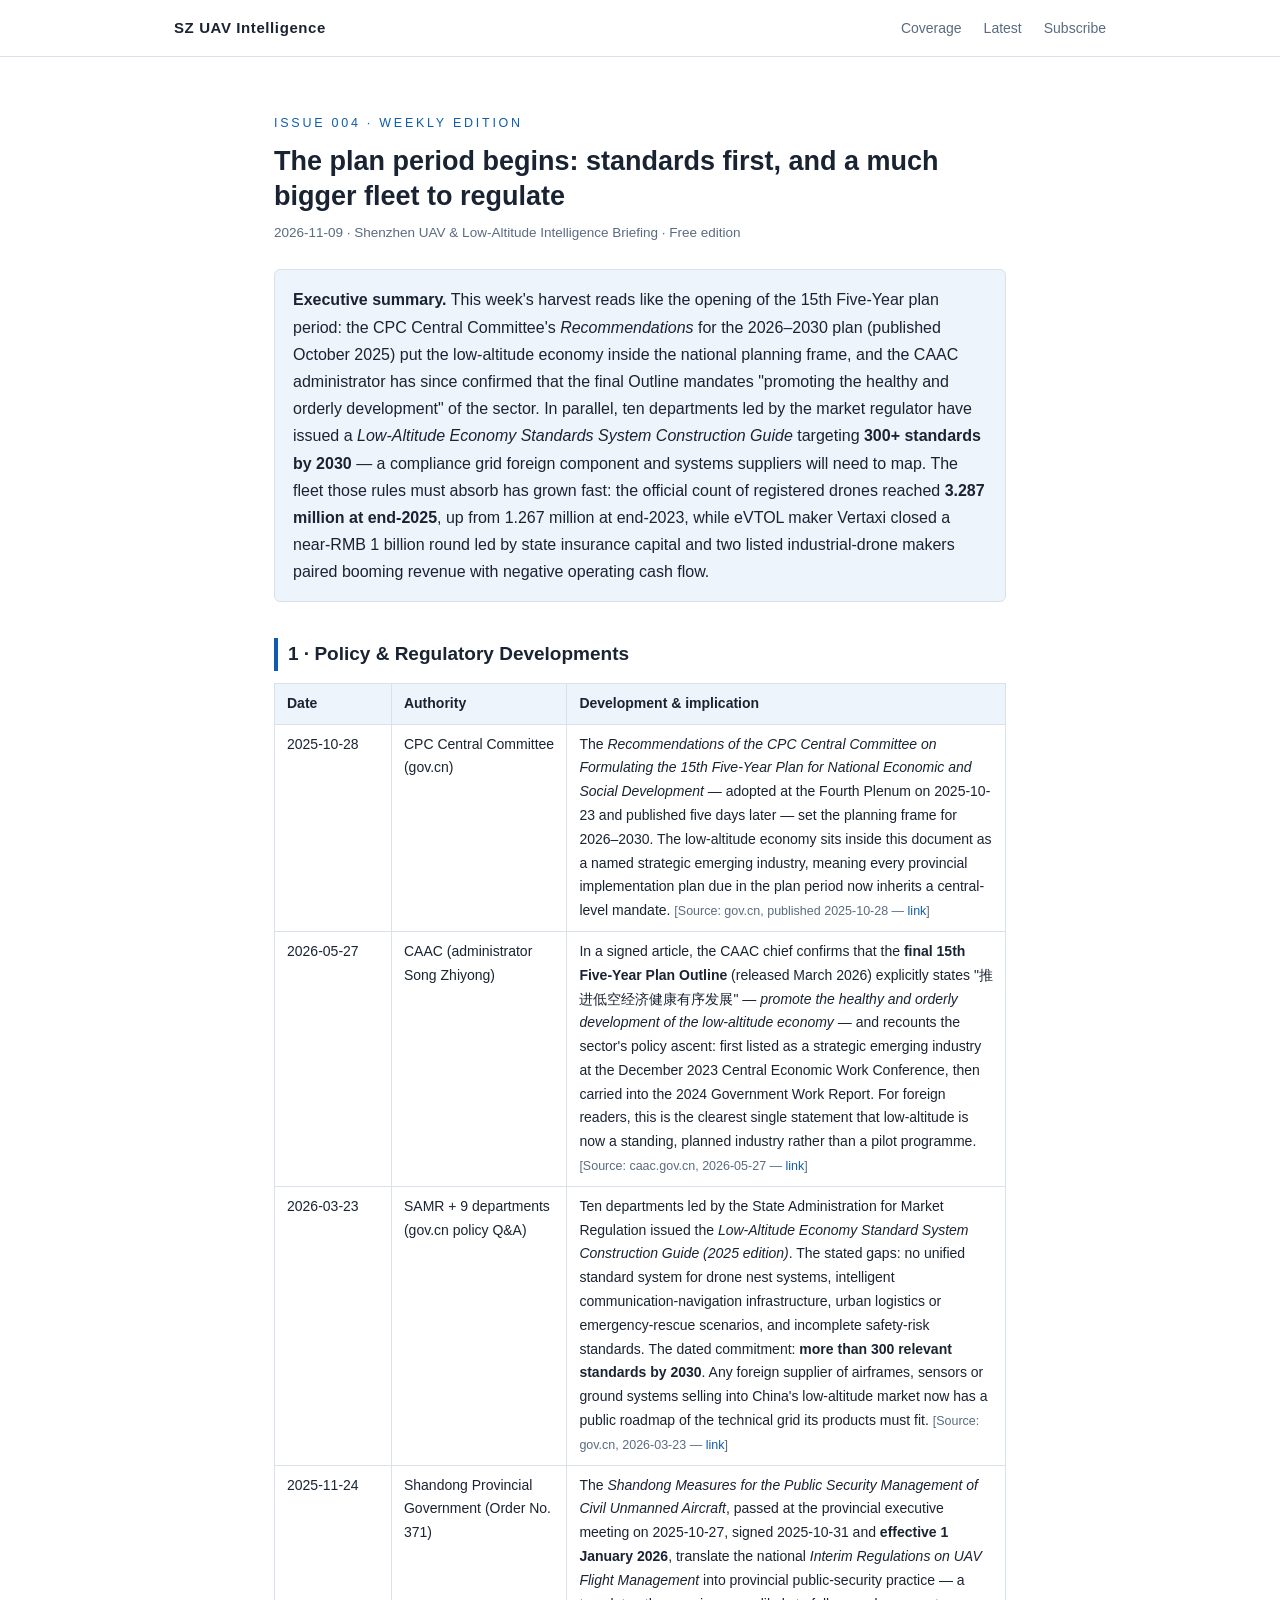
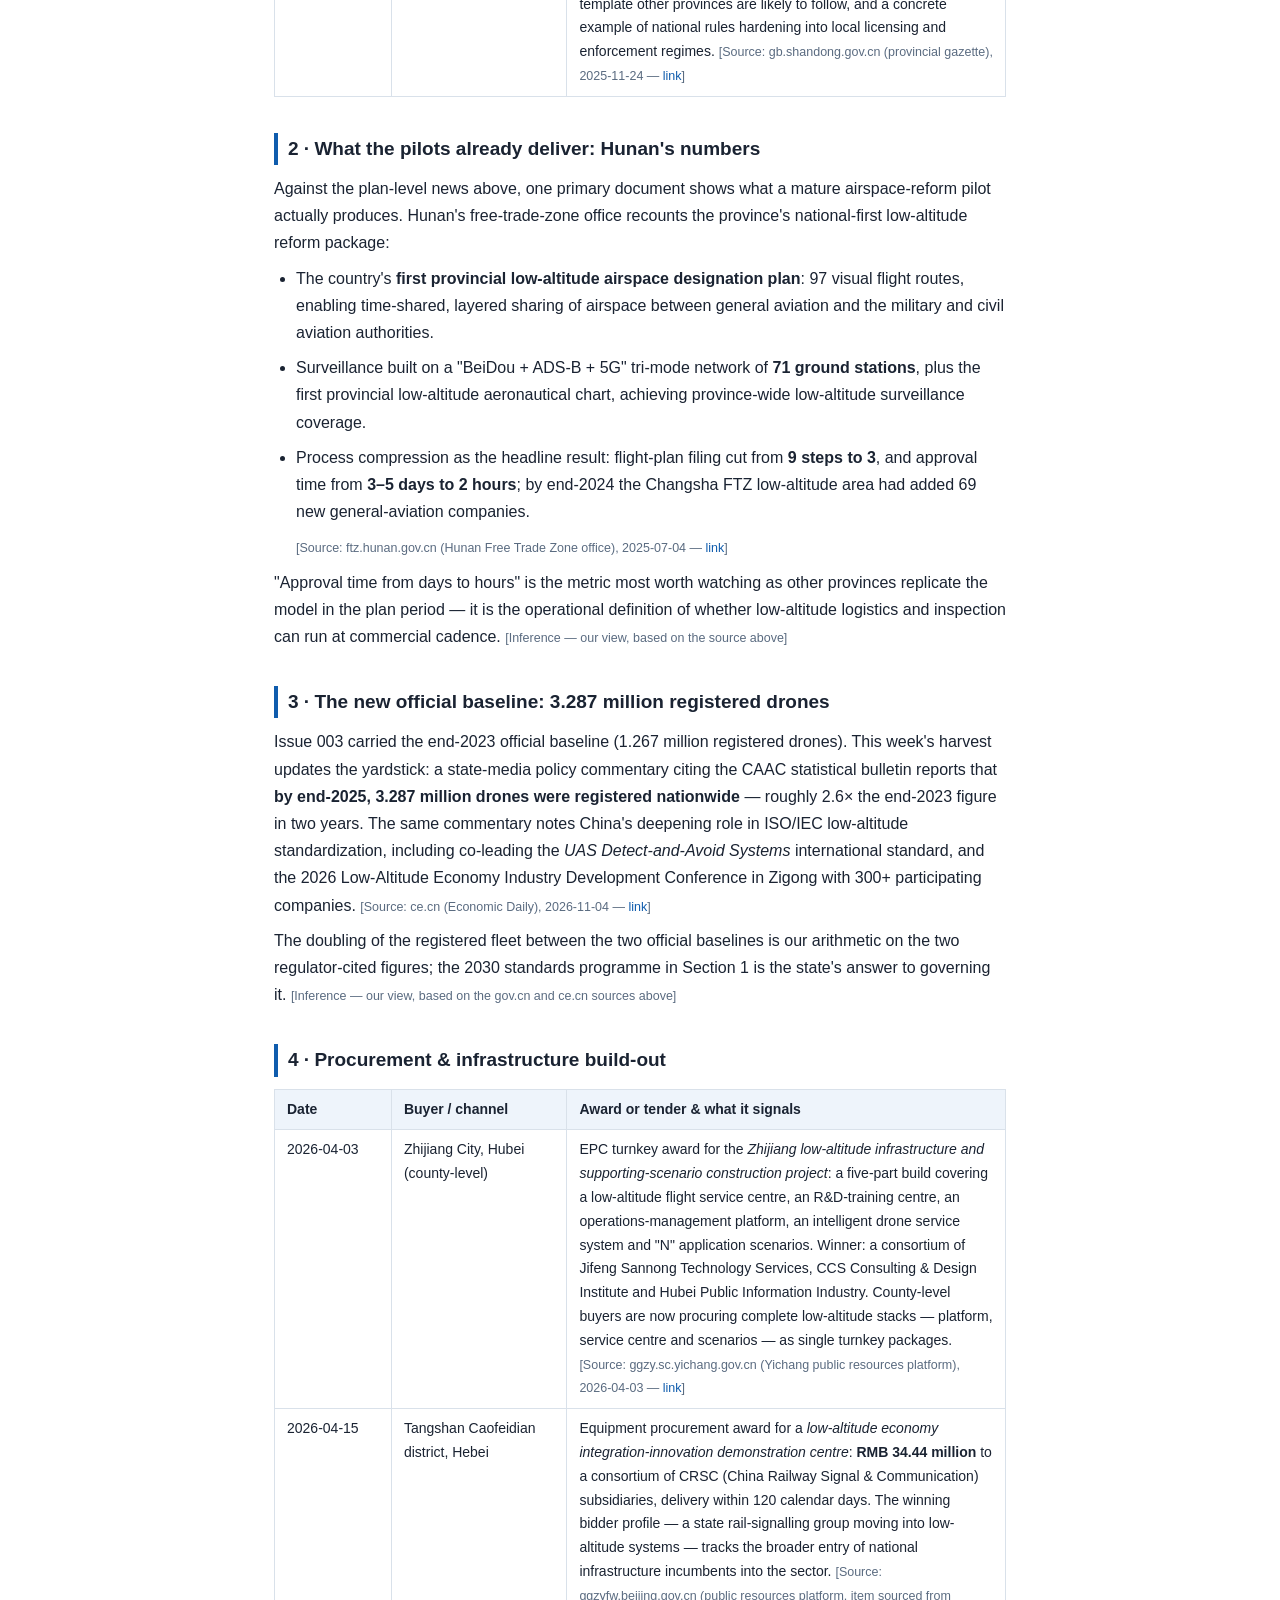
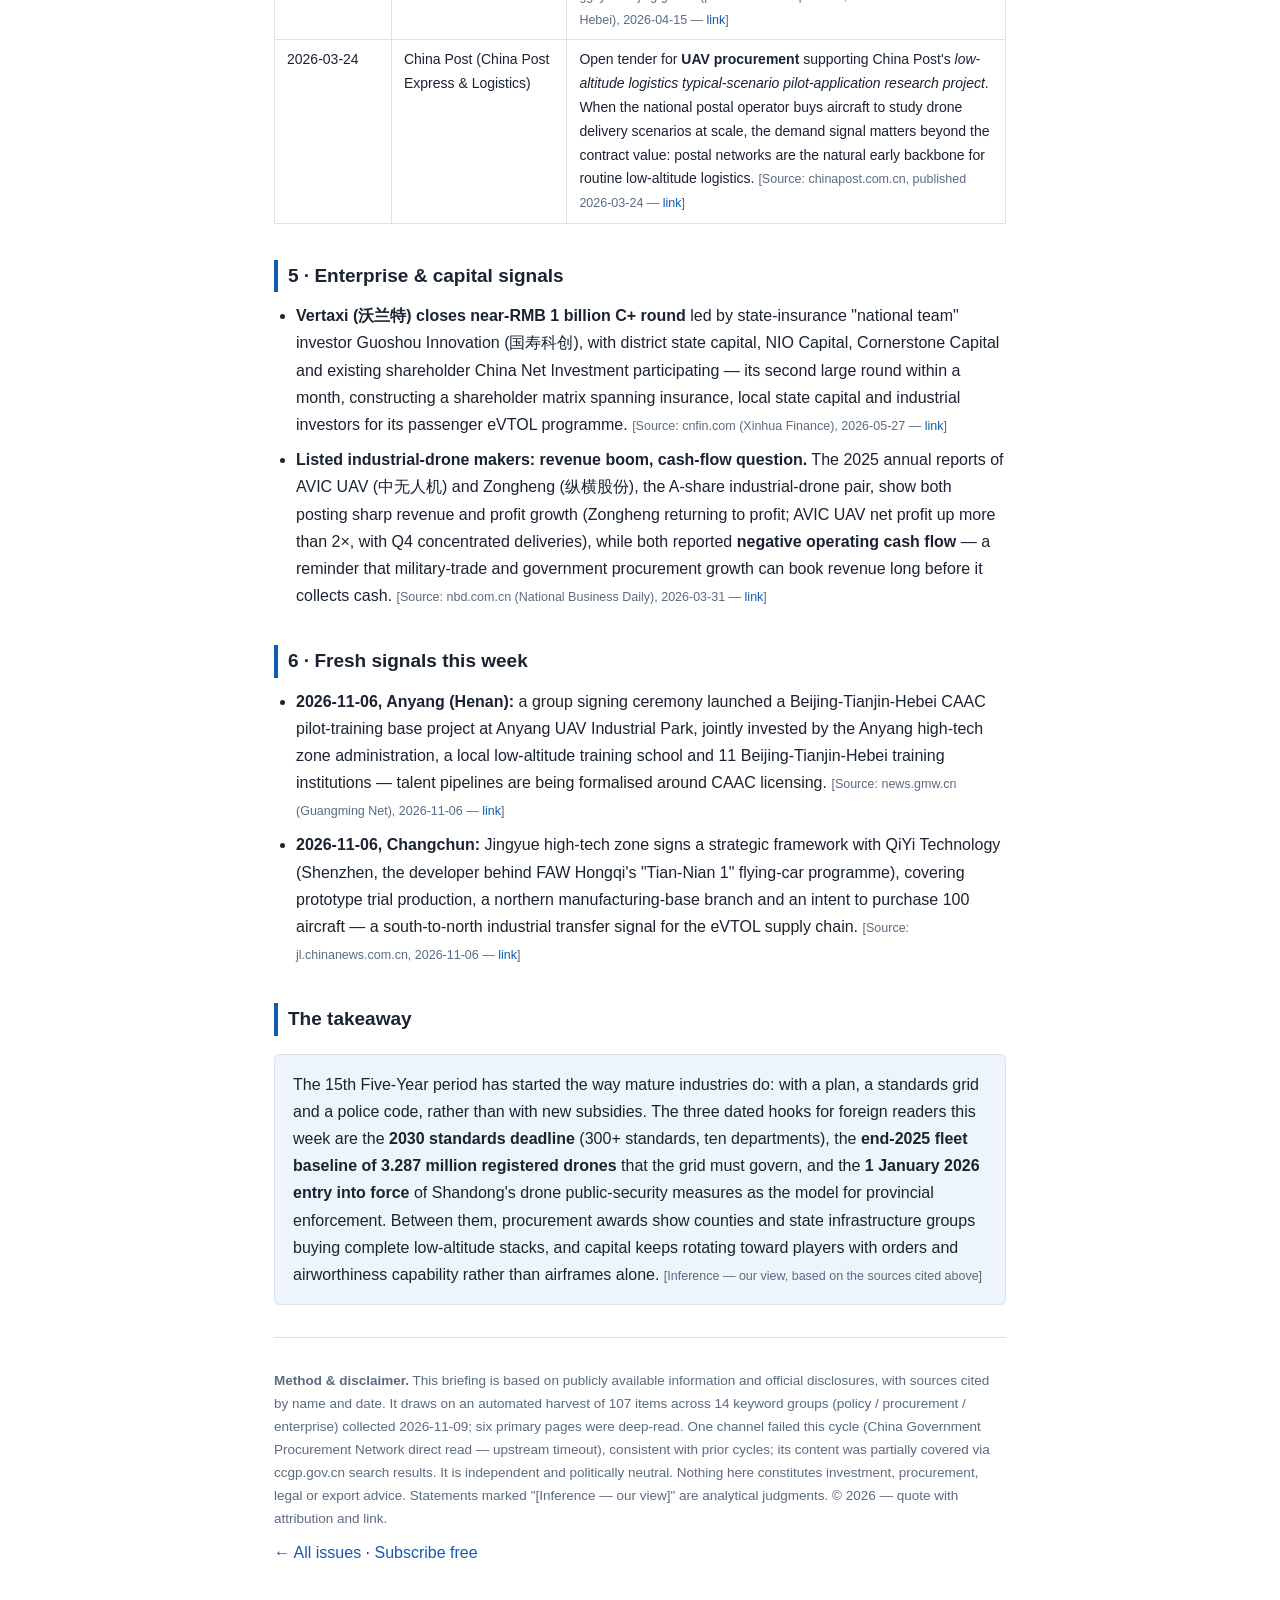
<file: briefings/2026-11-09-issue-004.html>
<!DOCTYPE html>
<html lang="en">
<head>
<meta charset="UTF-8">
<meta name="viewport" content="width=device-width, initial-scale=1.0">
<title>Issue 004 — The plan period begins: standards first, and a much bigger fleet to regulate | Shenzhen UAV &amp; Low-Altitude Intelligence Briefing</title>
<link rel="stylesheet" href="../css/style.css">
<style>
  article.briefing { max-width: 780px; margin: 0 auto; padding: 48px 24px 64px; }
  article.briefing h1 { font-size: 27px; line-height: 1.3; margin: 10px 0 6px; }
  article.briefing .meta { color: #5a6b80; font-size: 13.5px; margin-bottom: 24px; }
  article.briefing h2 { font-size: 19px; margin: 36px 0 10px; padding-left: 10px;
                        border-left: 4px solid #0f5cad; }
  article.briefing h3 { font-size: 15.5px; margin: 18px 0 6px; }
  article.briefing p, article.briefing li { margin: 8px 0; }
  article.briefing ul { padding-left: 22px; }
  .src { font-size: 12.5px; color: #5a6b80; }
  .box { background: #eef4fb; border: 1px solid #d9e1ea; border-radius: 6px; padding: 16px 18px; margin: 18px 0; }
  table.kv { width: 100%; border-collapse: collapse; font-size: 14px; margin: 12px 0; }
  table.kv th, table.kv td { border: 1px solid #d9e1ea; padding: 8px 12px; text-align: left; vertical-align: top; }
  table.kv th { background: #eef4fb; }
</style>
</head>
<body>

<header class="topbar">
  <div class="wrap">
    <a class="brand" href="../index.html">SZ&nbsp;UAV&nbsp;Intelligence</a>
    <nav><a href="../index.html#pillars">Coverage</a><a href="../index.html#latest">Latest</a><a href="../index.html#subscribe">Subscribe</a></nav>
  </div>
</header>

<article class="briefing">
  <p class="kicker">Issue 004 · Weekly Edition</p>
  <h1>The plan period begins: standards first, and a much bigger fleet to regulate</h1>
  <p class="meta">2026-11-09 · Shenzhen UAV &amp; Low-Altitude Intelligence Briefing · Free edition</p>

  <div class="box">
    <b>Executive summary.</b> This week's harvest reads like the opening of the 15th Five-Year plan
    period: the CPC Central Committee's <i>Recommendations</i> for the 2026–2030 plan (published
    October 2025) put the low-altitude economy inside the national planning frame, and the CAAC
    administrator has since confirmed that the final Outline mandates "promoting the healthy and
    orderly development" of the sector. In parallel, ten departments led by the market regulator
    have issued a <i>Low-Altitude Economy Standards System Construction Guide</i> targeting
    <b>300+ standards by 2030</b> — a compliance grid foreign component and systems suppliers will
    need to map. The fleet those rules must absorb has grown fast: the official count of registered
    drones reached <b>3.287 million at end-2025</b>, up from 1.267 million at end-2023, while
    eVTOL maker Vertaxi closed a near-RMB 1 billion round led by state insurance capital and two
    listed industrial-drone makers paired booming revenue with negative operating cash flow.
  </div>

  <h2>1 · Policy &amp; Regulatory Developments</h2>
  <table class="kv">
    <tr><th style="width:16%">Date</th><th style="width:24%">Authority</th><th>Development &amp; implication</th></tr>
    <tr>
      <td>2025-10-28</td><td>CPC Central Committee (gov.cn)</td>
      <td>The <i>Recommendations of the CPC Central Committee on Formulating the 15th Five-Year Plan for
        National Economic and Social Development</i> — adopted at the Fourth Plenum on 2025-10-23 and
        published five days later — set the planning frame for 2026–2030. The low-altitude economy sits
        inside this document as a named strategic emerging industry, meaning every provincial
        implementation plan due in the plan period now inherits a central-level mandate.
        <span class="src">[Source: gov.cn, published 2025-10-28 —
        <a href="https://www.gov.cn/zhengce/202510/content_7046050.htm">link</a>]</span></td>
    </tr>
    <tr>
      <td>2026-05-27</td><td>CAAC (administrator Song Zhiyong)</td>
      <td>In a signed article, the CAAC chief confirms that the <b>final 15th Five-Year Plan Outline</b>
        (released March 2026) explicitly states "推进低空经济健康有序发展" — <i>promote the healthy and
        orderly development of the low-altitude economy</i> — and recounts the sector's policy ascent:
        first listed as a strategic emerging industry at the December 2023 Central Economic Work
        Conference, then carried into the 2024 Government Work Report. For foreign readers, this is the
        clearest single statement that low-altitude is now a standing, planned industry rather than a
        pilot programme.
        <span class="src">[Source: caac.gov.cn, 2026-05-27 —
        <a href="https://www.caac.gov.cn/PHONE/XWZX/MHYW/202605/t20260527_230925.html">link</a>]</span></td>
    </tr>
    <tr>
      <td>2026-03-23</td><td>SAMR + 9 departments (gov.cn policy Q&amp;A)</td>
      <td>Ten departments led by the State Administration for Market Regulation issued the
        <i>Low-Altitude Economy Standard System Construction Guide (2025 edition)</i>. The stated gaps:
        no unified standard system for drone nest systems, intelligent communication-navigation
        infrastructure, urban logistics or emergency-rescue scenarios, and incomplete safety-risk
        standards. The dated commitment: <b>more than 300 relevant standards by 2030</b>. Any foreign
        supplier of airframes, sensors or ground systems selling into China's low-altitude market now
        has a public roadmap of the technical grid its products must fit.
        <span class="src">[Source: gov.cn, 2026-03-23 —
        <a href="https://www.gov.cn/zhengce/202603/content_7063521.htm">link</a>]</span></td>
    </tr>
    <tr>
      <td>2025-11-24</td><td>Shandong Provincial Government (Order No. 371)</td>
      <td>The <i>Shandong Measures for the Public Security Management of Civil Unmanned Aircraft</i>,
        passed at the provincial executive meeting on 2025-10-27, signed 2025-10-31 and
        <b>effective 1 January 2026</b>, translate the national <i>Interim Regulations on UAV Flight
        Management</i> into provincial public-security practice — a template other provinces are likely
        to follow, and a concrete example of national rules hardening into local licensing and
        enforcement regimes.
        <span class="src">[Source: gb.shandong.gov.cn (provincial gazette), 2025-11-24 —
        <a href="http://gb.shandong.gov.cn/art/2025/11/24/art_100623_46862.html">link</a>]</span></td>
    </tr>
  </table>

  <h2>2 · What the pilots already deliver: Hunan's numbers</h2>
  <p>Against the plan-level news above, one primary document shows what a mature airspace-reform pilot
    actually produces. Hunan's free-trade-zone office recounts the province's national-first low-altitude
    reform package:</p>
  <ul>
    <li>The country's <b>first provincial low-altitude airspace designation plan</b>: 97 visual flight
      routes, enabling time-shared, layered sharing of airspace between general aviation and the military
      and civil aviation authorities.</li>
    <li>Surveillance built on a "BeiDou + ADS-B + 5G" tri-mode network of <b>71 ground stations</b>, plus
      the first provincial low-altitude aeronautical chart, achieving province-wide low-altitude
      surveillance coverage.</li>
    <li>Process compression as the headline result: flight-plan filing cut from <b>9 steps to 3</b>, and
      approval time from <b>3–5 days to 2 hours</b>; by end-2024 the Changsha FTZ low-altitude area
      had added 69 new general-aviation companies.</li>
    <span class="src">[Source: ftz.hunan.gov.cn (Hunan Free Trade Zone office), 2025-07-04 —
      <a href="https://ftz.hunan.gov.cn/hnzm/cxcgDsp/202507/t20250702_33727992.html">link</a>]</span>
  </ul>
  <p>"Approval time from days to hours" is the metric most worth watching as other provinces replicate
    the model in the plan period — it is the operational definition of whether low-altitude logistics
    and inspection can run at commercial cadence. <span class="src">[Inference — our view, based on the
    source above]</span></p>

  <h2>3 · The new official baseline: 3.287 million registered drones</h2>
  <p>Issue 003 carried the end-2023 official baseline (1.267 million registered drones). This week's
    harvest updates the yardstick: a state-media policy commentary citing the CAAC statistical bulletin
    reports that <b>by end-2025, 3.287 million drones were registered nationwide</b> — roughly 2.6× the
    end-2023 figure in two years. The same commentary notes China's deepening role in ISO/IEC
    low-altitude standardization, including co-leading the <i>UAS Detect-and-Avoid Systems</i>
    international standard, and the 2026 Low-Altitude Economy Industry Development Conference in Zigong
    with 300+ participating companies.
    <span class="src">[Source: ce.cn (Economic Daily), 2026-11-04 —
    <a href="http://www.ce.cn/xwzx/gnsz/gdxw/202611/t20261104_3282233.shtml">link</a>]</span></p>
  <p>The doubling of the registered fleet between the two official baselines is our arithmetic on the two
    regulator-cited figures; the 2030 standards programme in Section 1 is the state's answer to
    governing it. <span class="src">[Inference — our view, based on the gov.cn and ce.cn sources above]</span></p>

  <h2>4 · Procurement &amp; infrastructure build-out</h2>
  <table class="kv">
    <tr><th style="width:16%">Date</th><th style="width:24%">Buyer / channel</th><th>Award or tender &amp; what it signals</th></tr>
    <tr>
      <td>2026-04-03</td><td>Zhijiang City, Hubei (county-level)</td>
      <td>EPC turnkey award for the <i>Zhijiang low-altitude infrastructure and supporting-scenario
        construction project</i>: a five-part build covering a low-altitude flight service centre, an
        R&amp;D-training centre, an operations-management platform, an intelligent drone service system
        and "N" application scenarios. Winner: a consortium of Jifeng Sannong Technology Services, CCS
        Consulting &amp; Design Institute and Hubei Public Information Industry. County-level buyers are
        now procuring complete low-altitude stacks — platform, service centre and scenarios — as single
        turnkey packages.
        <span class="src">[Source: ggzy.sc.yichang.gov.cn (Yichang public resources platform), 2026-04-03 —
        <a href="https://ggzy.sc.yichang.gov.cn/zjweb/jyxx/003001/003001005/20260403/45edfe33-bbdb-42da-bacd-118f4300ba9d.html">link</a>]</span></td>
    </tr>
    <tr>
      <td>2026-04-15</td><td>Tangshan Caofeidian district, Hebei</td>
      <td>Equipment procurement award for a <i>low-altitude economy integration-innovation demonstration
        centre</i>: <b>RMB 34.44 million</b> to a consortium of CRSC (China Railway Signal &amp;
        Communication) subsidiaries, delivery within 120 calendar days. The winning bidder profile —
        a state rail-signalling group moving into low-altitude systems — tracks the broader entry of
        national infrastructure incumbents into the sector.
        <span class="src">[Source: ggzyfw.beijing.gov.cn (public resources platform, item sourced from
        Hebei), 2026-04-15 —
        <a href="https://ggzyfw.beijing.gov.cn/xtgghbzbjg/20260415/5496453.html">link</a>]</span></td>
    </tr>
    <tr>
      <td>2026-03-24</td><td>China Post (China Post Express &amp; Logistics)</td>
      <td>Open tender for <b>UAV procurement</b> supporting China Post's <i>low-altitude logistics
        typical-scenario pilot-application research project</i>. When the national postal operator
        buys aircraft to study drone delivery scenarios at scale, the demand signal matters beyond the
        contract value: postal networks are the natural early backbone for routine low-altitude
        logistics.
        <span class="src">[Source: chinapost.com.cn, published 2026-03-24 —
        <a href="https://www.chinapost.com.cn/cn/report/2603/10946-1.htm">link</a>]</span></td>
    </tr>
  </table>

  <h2>5 · Enterprise &amp; capital signals</h2>
  <ul>
    <li><b>Vertaxi (沃兰特) closes near-RMB 1 billion C+ round</b> led by state-insurance
      "national team" investor Guoshou Innovation (国寿科创), with district state capital, NIO Capital,
      Cornerstone Capital and existing shareholder China Net Investment participating — its second
      large round within a month, constructing a shareholder matrix spanning insurance, local
      state capital and industrial investors for its passenger eVTOL programme.
      <span class="src">[Source: cnfin.com (Xinhua Finance), 2026-05-27 —
      <a href="https://m.cnfin.com/gs-lb/zixun/20260527/4417950_1.html">link</a>]</span></li>
    <li><b>Listed industrial-drone makers: revenue boom, cash-flow question.</b> The 2025 annual reports
      of AVIC UAV (中无人机) and Zongheng (纵横股份), the A-share industrial-drone pair,
      show both posting sharp revenue and profit growth (Zongheng returning to profit; AVIC UAV net
      profit up more than 2×, with Q4 concentrated deliveries), while both reported <b>negative
      operating cash flow</b> — a reminder that military-trade and government procurement growth can
      book revenue long before it collects cash.
      <span class="src">[Source: nbd.com.cn (National Business Daily), 2026-03-31 —
      <a href="https://www.nbd.com.cn/articles/2026-03-31/4319269.html">link</a>]</span></li>
  </ul>

  <h2>6 · Fresh signals this week</h2>
  <ul>
    <li><b>2026-11-06, Anyang (Henan):</b> a group signing ceremony launched a Beijing-Tianjin-Hebei
      CAAC pilot-training base project at Anyang UAV Industrial Park, jointly invested by the Anyang high-tech zone
      administration, a local low-altitude training school and 11 Beijing-Tianjin-Hebei training
      institutions — talent pipelines are being formalised around CAAC licensing.
      <span class="src">[Source: news.gmw.cn (Guangming Net), 2026-11-06 —
      <a href="https://news.gmw.cn/2026-11/06/content_39088946.htm">link</a>]</span></li>
    <li><b>2026-11-06, Changchun:</b> Jingyue high-tech zone signs a strategic framework with QiYi
      Technology (Shenzhen, the developer behind FAW Hongqi's "Tian-Nian 1" flying-car programme),
      covering prototype trial production, a northern manufacturing-base branch and an intent to
      purchase 100 aircraft — a south-to-north industrial transfer signal for the eVTOL supply chain.
      <span class="src">[Source: jl.chinanews.com.cn, 2026-11-06 —
      <a href="https://www.jl.chinanews.com.cn/kjww/2026-11-06/262730.html">link</a>]</span></li>
  </ul>

  <h2>The takeaway</h2>
  <div class="box">
    The 15th Five-Year period has started the way mature industries do: with a plan, a standards grid
    and a police code, rather than with new subsidies. The three dated hooks for foreign readers this
    week are the <b>2030 standards deadline</b> (300+ standards, ten departments), the <b>end-2025
    fleet baseline of 3.287 million registered drones</b> that the grid must govern, and the
    <b>1 January 2026 entry into force</b> of Shandong's drone public-security measures as the model
    for provincial enforcement. Between them, procurement awards show counties and state
    infrastructure groups buying complete low-altitude stacks, and capital keeps rotating toward
    players with orders and airworthiness capability rather than airframes alone.
    <span class="src">[Inference — our view, based on the sources cited above]</span>
  </div>

  <hr style="border:none;border-top:1px solid #d9e1ea;margin:32px 0;">
  <p class="note"><b>Method &amp; disclaimer.</b> This briefing is based on publicly available information and
    official disclosures, with sources cited by name and date. It draws on an automated harvest of 107
    items across 14 keyword groups (policy / procurement / enterprise) collected 2026-11-09; six primary
    pages were deep-read. One channel failed this cycle (China Government Procurement Network direct
    read — upstream timeout), consistent with prior cycles; its content was partially covered via
    ccgp.gov.cn search results. It is independent and politically neutral. Nothing here constitutes
    investment, procurement, legal or export advice. Statements marked "[Inference — our view]" are
    analytical judgments. © 2026 — quote with attribution and link.</p>
  <p><a href="../index.html#latest">← All issues</a> · <a href="../index.html#subscribe">Subscribe free</a></p>
</article>

</body>
</html>
</file>
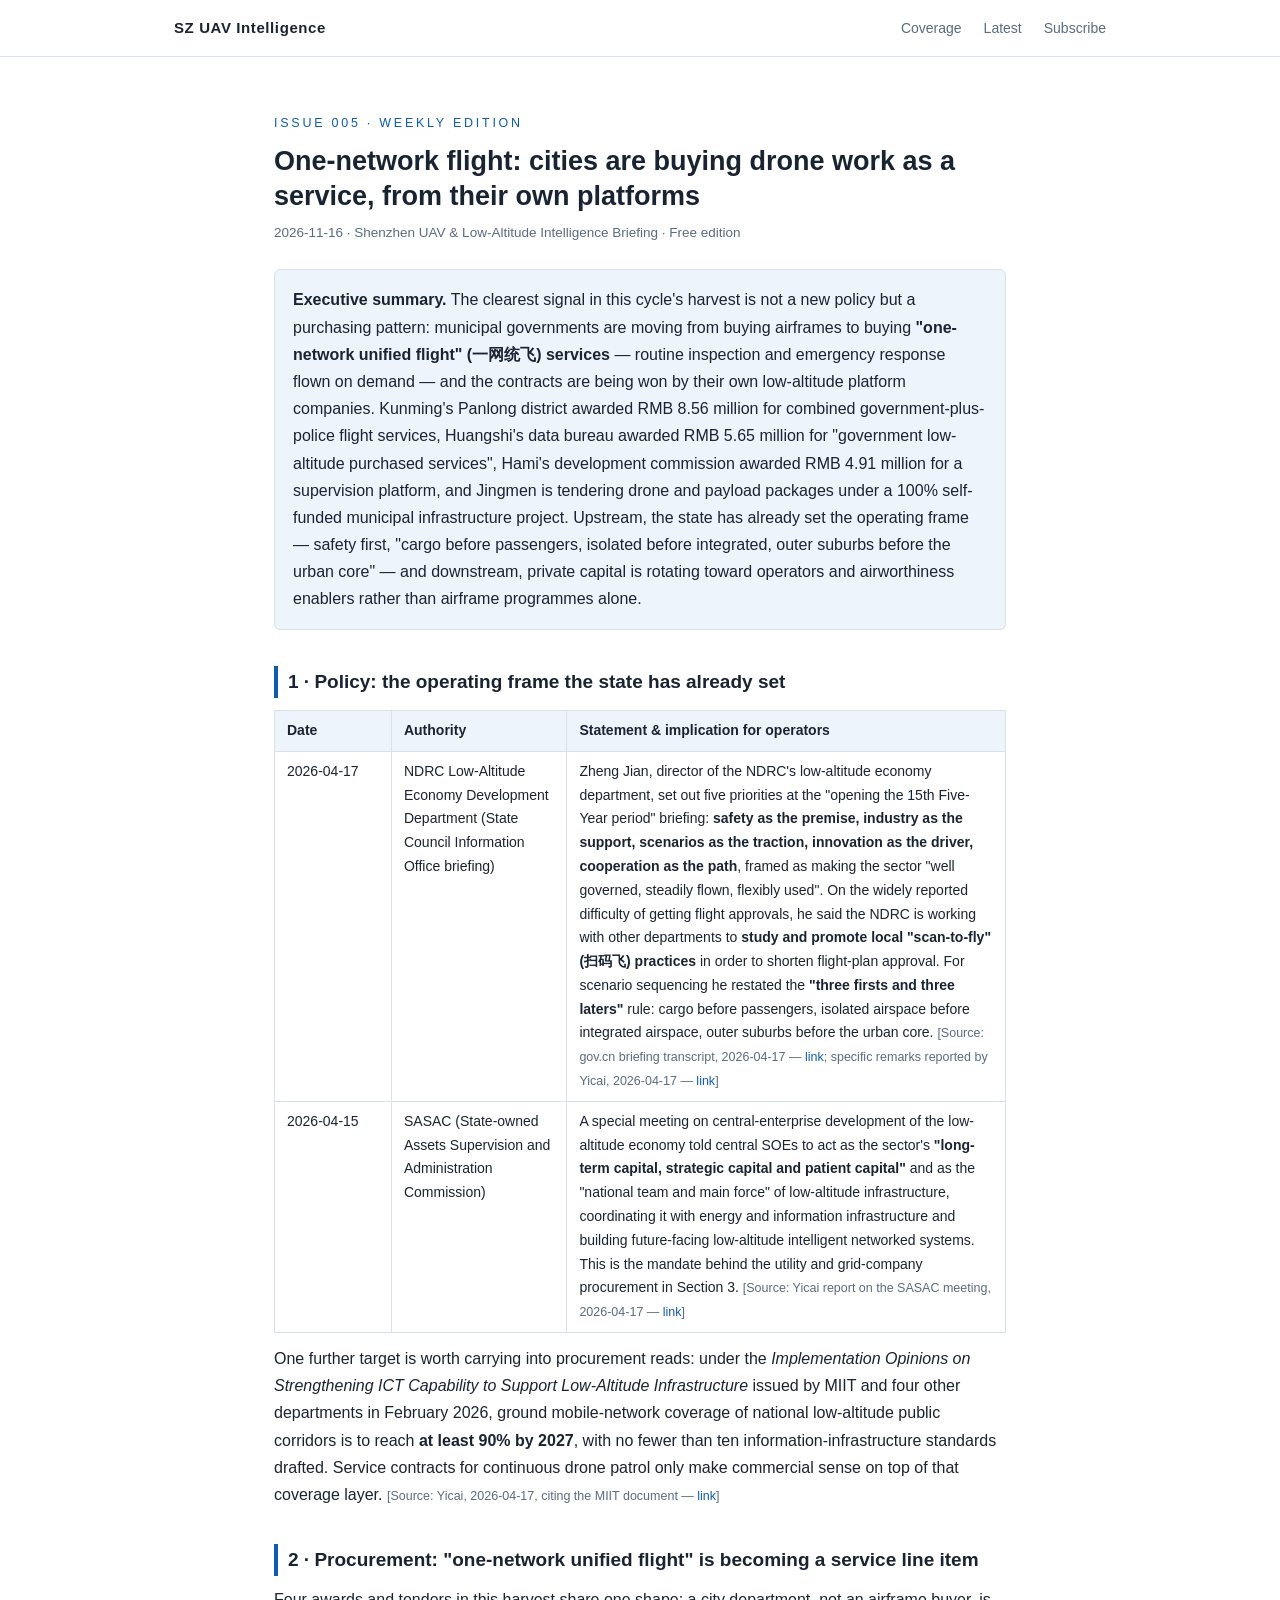
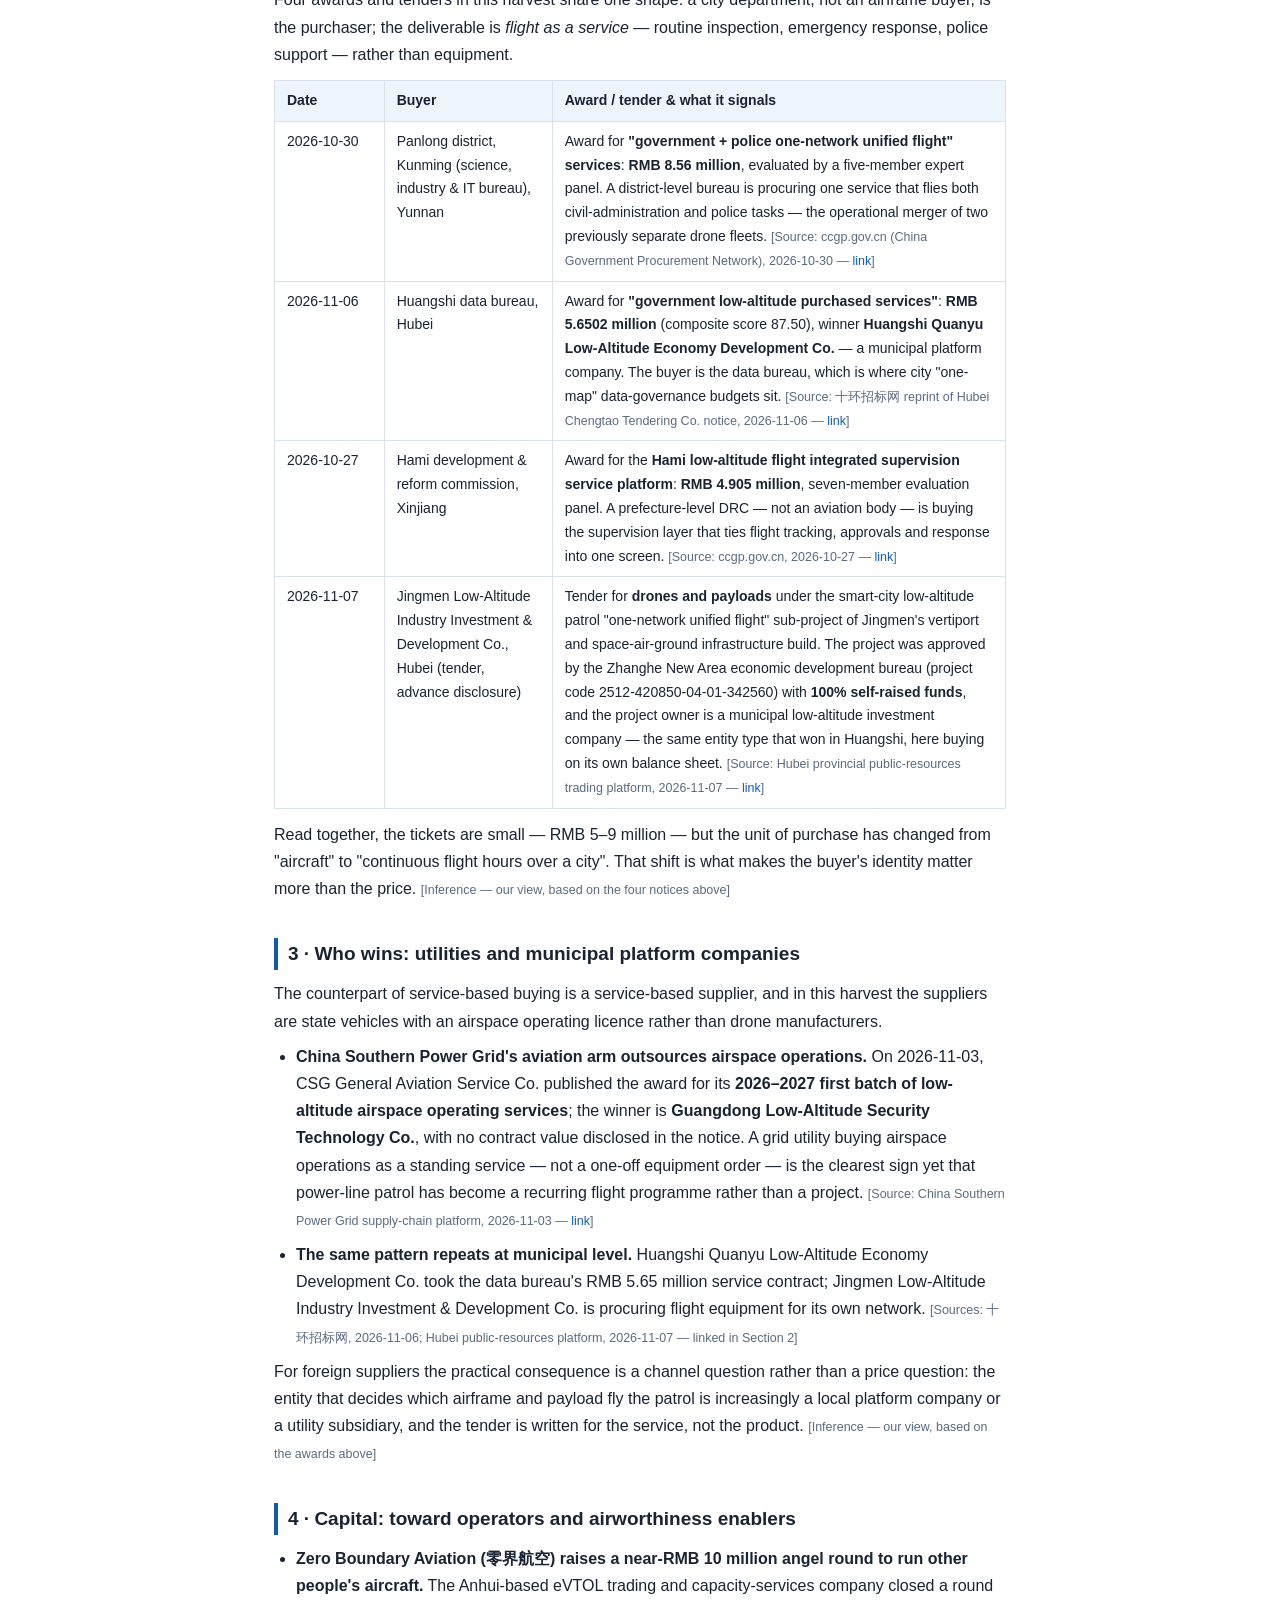
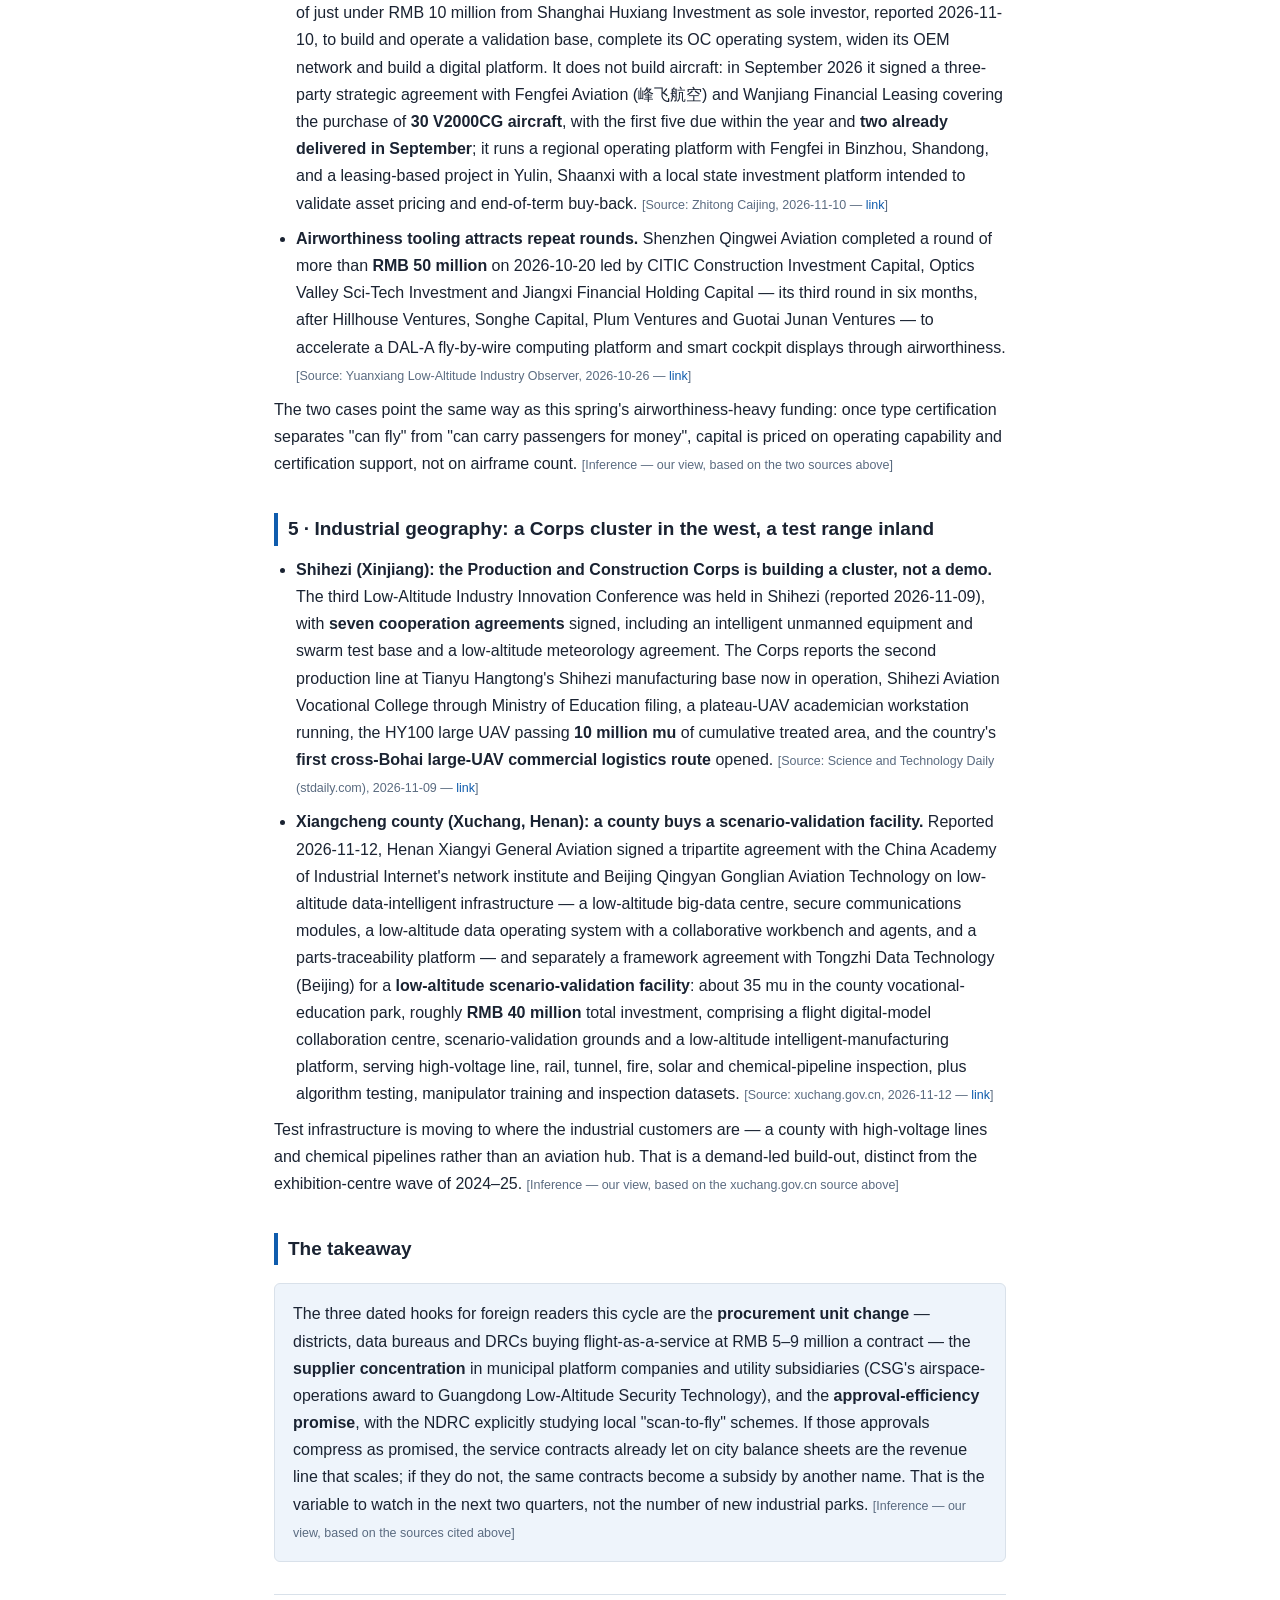
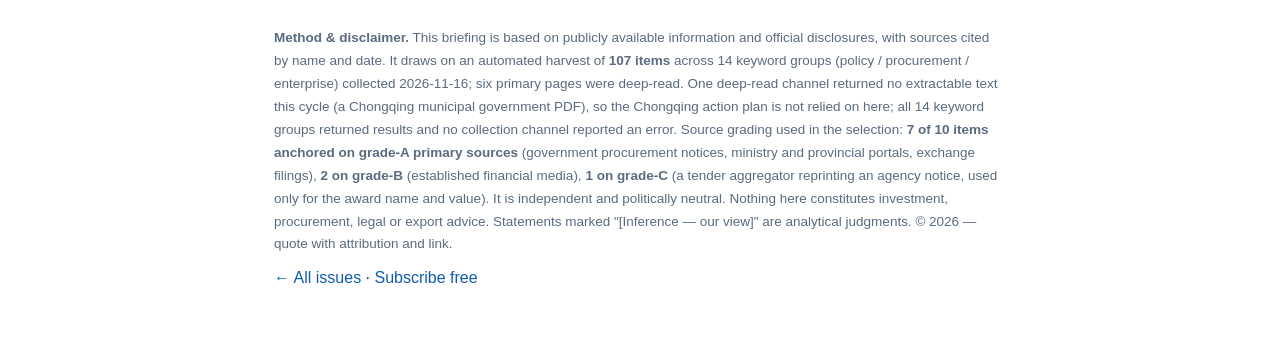
<file: briefings/2026-11-16-issue-005.html>
<!DOCTYPE html>
<html lang="en">
<head>
<meta charset="UTF-8">
<meta name="viewport" content="width=device-width, initial-scale=1.0">
<title>Issue 005 — One-network flight: cities are buying drone work as a service, from their own platforms | Shenzhen UAV &amp; Low-Altitude Intelligence Briefing</title>
<link rel="stylesheet" href="../css/style.css">
<style>
  article.briefing { max-width: 780px; margin: 0 auto; padding: 48px 24px 64px; }
  article.briefing h1 { font-size: 27px; line-height: 1.3; margin: 10px 0 6px; }
  article.briefing .meta { color: #5a6b80; font-size: 13.5px; margin-bottom: 24px; }
  article.briefing h2 { font-size: 19px; margin: 36px 0 10px; padding-left: 10px;
                        border-left: 4px solid #0f5cad; }
  article.briefing h3 { font-size: 15.5px; margin: 18px 0 6px; }
  article.briefing p, article.briefing li { margin: 8px 0; }
  article.briefing ul { padding-left: 22px; }
  .src { font-size: 12.5px; color: #5a6b80; }
  .box { background: #eef4fb; border: 1px solid #d9e1ea; border-radius: 6px; padding: 16px 18px; margin: 18px 0; }
  table.kv { width: 100%; border-collapse: collapse; font-size: 14px; margin: 12px 0; }
  table.kv th, table.kv td { border: 1px solid #d9e1ea; padding: 8px 12px; text-align: left; vertical-align: top; }
  table.kv th { background: #eef4fb; }
</style>
</head>
<body>

<header class="topbar">
  <div class="wrap">
    <a class="brand" href="../index.html">SZ&nbsp;UAV&nbsp;Intelligence</a>
    <nav><a href="../index.html#pillars">Coverage</a><a href="../index.html#latest">Latest</a><a href="../index.html#subscribe">Subscribe</a></nav>
  </div>
</header>

<article class="briefing">
  <p class="kicker">Issue 005 · Weekly Edition</p>
  <h1>One-network flight: cities are buying drone work as a service, from their own platforms</h1>
  <p class="meta">2026-11-16 · Shenzhen UAV &amp; Low-Altitude Intelligence Briefing · Free edition</p>

  <div class="box">
    <b>Executive summary.</b> The clearest signal in this cycle's harvest is not a new policy but a
    purchasing pattern: municipal governments are moving from buying airframes to buying
    <b>"one-network unified flight" (一网统飞) services</b> — routine inspection and emergency response
    flown on demand — and the contracts are being won by their own low-altitude platform companies.
    Kunming's Panlong district awarded RMB 8.56 million for combined government-plus-police flight
    services, Huangshi's data bureau awarded RMB 5.65 million for "government low-altitude purchased
    services", Hami's development commission awarded RMB 4.91 million for a supervision platform, and
    Jingmen is tendering drone and payload packages under a 100% self-funded municipal infrastructure
    project. Upstream, the state has already set the operating frame — safety first, "cargo before
    passengers, isolated before integrated, outer suburbs before the urban core" — and downstream,
    private capital is rotating toward operators and airworthiness enablers rather than airframe
    programmes alone.
  </div>

  <h2>1 · Policy: the operating frame the state has already set</h2>
  <table class="kv">
    <tr><th style="width:16%">Date</th><th style="width:24%">Authority</th><th>Statement &amp; implication for operators</th></tr>
    <tr>
      <td>2026-04-17</td><td>NDRC Low-Altitude Economy Development Department (State Council Information Office briefing)</td>
      <td>Zheng Jian, director of the NDRC's low-altitude economy department, set out five priorities at
        the "opening the 15th Five-Year period" briefing: <b>safety as the premise, industry as the
        support, scenarios as the traction, innovation as the driver, cooperation as the path</b>, framed
        as making the sector "well governed, steadily flown, flexibly used". On the widely reported
        difficulty of getting flight approvals, he said the NDRC is working with other departments to
        <b>study and promote local "scan-to-fly" (扫码飞) practices</b> in order to shorten flight-plan
        approval. For scenario sequencing he restated the <b>"three firsts and three laters"</b> rule:
        cargo before passengers, isolated airspace before integrated airspace, outer suburbs before the
        urban core.
        <span class="src">[Source: gov.cn briefing transcript, 2026-04-17 —
        <a href="https://www.gov.cn/lianbo/fabu/202604/content_7066351.htm">link</a>; specific remarks
        reported by Yicai, 2026-04-17 —
        <a href="https://www.yicai.com/news/103138642.html">link</a>]</span></td>
    </tr>
    <tr>
      <td>2026-04-15</td><td>SASAC (State-owned Assets Supervision and Administration Commission)</td>
      <td>A special meeting on central-enterprise development of the low-altitude economy told central
        SOEs to act as the sector's <b>"long-term capital, strategic capital and patient capital"</b> and
        as the "national team and main force" of low-altitude infrastructure, coordinating it with
        energy and information infrastructure and building future-facing low-altitude intelligent
        networked systems. This is the mandate behind the utility and grid-company procurement in
        Section 3.
        <span class="src">[Source: Yicai report on the SASAC meeting, 2026-04-17 —
        <a href="https://www.yicai.com/news/103138642.html">link</a>]</span></td>
    </tr>
  </table>
  <p>One further target is worth carrying into procurement reads: under the
    <i>Implementation Opinions on Strengthening ICT Capability to Support Low-Altitude Infrastructure</i>
    issued by MIIT and four other departments in February 2026, ground mobile-network coverage of
    national low-altitude public corridors is to reach <b>at least 90% by 2027</b>, with no fewer than
    ten information-infrastructure standards drafted. Service contracts for continuous drone patrol
    only make commercial sense on top of that coverage layer.
    <span class="src">[Source: Yicai, 2026-04-17, citing the MIIT document —
    <a href="https://www.yicai.com/news/103138642.html">link</a>]</span></p>

  <h2>2 · Procurement: "one-network unified flight" is becoming a service line item</h2>
  <p>Four awards and tenders in this harvest share one shape: a city department, not an airframe buyer,
    is the purchaser; the deliverable is <i>flight as a service</i> — routine inspection, emergency
    response, police support — rather than equipment.</p>
  <table class="kv">
    <tr><th style="width:15%">Date</th><th style="width:23%">Buyer</th><th>Award / tender &amp; what it signals</th></tr>
    <tr>
      <td>2026-10-30</td><td>Panlong district, Kunming (science, industry &amp; IT bureau), Yunnan</td>
      <td>Award for <b>"government + police one-network unified flight" services</b>: <b>RMB 8.56
        million</b>, evaluated by a five-member expert panel. A district-level bureau is procuring one
        service that flies both civil-administration and police tasks — the operational merger of two
        previously separate drone fleets.
        <span class="src">[Source: ccgp.gov.cn (China Government Procurement Network), 2026-10-30 —
        <a href="http://www.ccgp.gov.cn/cggg/dfgg/zbgg/202610/t20261030_27592776.htm">link</a>]</span></td>
    </tr>
    <tr>
      <td>2026-11-06</td><td>Huangshi data bureau, Hubei</td>
      <td>Award for <b>"government low-altitude purchased services"</b>: <b>RMB 5.6502 million</b>
        (composite score 87.50), winner <b>Huangshi Quanyu Low-Altitude Economy Development Co.</b> — a
        municipal platform company. The buyer is the data bureau, which is where city "one-map"
        data-governance budgets sit.
        <span class="src">[Source: 十环招标网 reprint of Hubei Chengtao Tendering Co. notice, 2026-11-06 —
        <a href="https://bid.10huan.com/2026/zb/1106/zb1793920993356282.html">link</a>]</span></td>
    </tr>
    <tr>
      <td>2026-10-27</td><td>Hami development &amp; reform commission, Xinjiang</td>
      <td>Award for the <b>Hami low-altitude flight integrated supervision service platform</b>:
        <b>RMB 4.905 million</b>, seven-member evaluation panel. A prefecture-level DRC — not an
        aviation body — is buying the supervision layer that ties flight tracking, approvals and
        response into one screen.
        <span class="src">[Source: ccgp.gov.cn, 2026-10-27 —
        <a href="http://www.ccgp.gov.cn/cggg/dfgg/zbgg/202610/t20261027_27569990.htm">link</a>]</span></td>
    </tr>
    <tr>
      <td>2026-11-07</td><td>Jingmen Low-Altitude Industry Investment &amp; Development Co., Hubei
        (tender, advance disclosure)</td>
      <td>Tender for <b>drones and payloads</b> under the smart-city low-altitude patrol "one-network
        unified flight" sub-project of Jingmen's vertiport and space-air-ground infrastructure build.
        The project was approved by the Zhanghe New Area economic development bureau (project code
        2512-420850-04-01-342560) with <b>100% self-raised funds</b>, and the project owner is a
        municipal low-altitude investment company — the same entity type that won in Huangshi, here
        buying on its own balance sheet.
        <span class="src">[Source: Hubei provincial public-resources trading platform, 2026-11-07 —
        <a href="https://www.hbggzyfwpt.cn/jyxx/jsgcXmxxDetail3?guid=bfcbd61e-a268-4330-a729-69c153d5dc49">link</a>]</span></td>
    </tr>
  </table>
  <p>Read together, the tickets are small — RMB 5–9 million — but the unit of purchase has changed from
    "aircraft" to "continuous flight hours over a city". That shift is what makes the buyer's identity
    matter more than the price. <span class="src">[Inference — our view, based on the four notices
    above]</span></p>

  <h2>3 · Who wins: utilities and municipal platform companies</h2>
  <p>The counterpart of service-based buying is a service-based supplier, and in this harvest the
    suppliers are state vehicles with an airspace operating licence rather than drone manufacturers.</p>
  <ul>
    <li><b>China Southern Power Grid's aviation arm outsources airspace operations.</b> On 2026-11-03,
      CSG General Aviation Service Co. published the award for its <b>2026–2027 first batch of
      low-altitude airspace operating services</b>; the winner is <b>Guangdong Low-Altitude Security
      Technology Co.</b>, with no contract value disclosed in the notice. A grid utility buying airspace
      operations as a standing service — not a one-off equipment order — is the clearest sign yet that
      power-line patrol has become a recurring flight programme rather than a project.
      <span class="src">[Source: China Southern Power Grid supply-chain platform, 2026-11-03 —
      <a href="http://www.bidding.csg.cn/zbhxrgs/1200448227.jhtml">link</a>]</span></li>
    <li><b>The same pattern repeats at municipal level.</b> Huangshi Quanyu Low-Altitude Economy
      Development Co. took the data bureau's RMB 5.65 million service contract; Jingmen Low-Altitude
      Industry Investment &amp; Development Co. is procuring flight equipment for its own network.
      <span class="src">[Sources: 十环招标网, 2026-11-06; Hubei public-resources platform, 2026-11-07 —
      linked in Section 2]</span></li>
  </ul>
  <p>For foreign suppliers the practical consequence is a channel question rather than a price question:
    the entity that decides which airframe and payload fly the patrol is increasingly a local platform
    company or a utility subsidiary, and the tender is written for the service, not the product.
    <span class="src">[Inference — our view, based on the awards above]</span></p>

  <h2>4 · Capital: toward operators and airworthiness enablers</h2>
  <ul>
    <li><b>Zero Boundary Aviation (零界航空) raises a near-RMB 10 million angel round to run other
      people's aircraft.</b> The Anhui-based eVTOL trading and capacity-services company closed a round
      of just under RMB 10 million from Shanghai Huxiang Investment as sole investor, reported
      2026-11-10, to build and operate a validation base, complete its OC operating system, widen its
      OEM network and build a digital platform. It does not build aircraft: in September 2026 it signed
      a three-party strategic agreement with Fengfei Aviation (峰飞航空) and Wanjiang Financial Leasing
      covering the purchase of <b>30 V2000CG aircraft</b>, with the first five due within the year and
      <b>two already delivered in September</b>; it runs a regional operating platform with Fengfei in
      Binzhou, Shandong, and a leasing-based project in Yulin, Shaanxi with a local state investment
      platform intended to validate asset pricing and end-of-term buy-back.
      <span class="src">[Source: Zhitong Caijing, 2026-11-10 —
      <a href="https://www.zhitongcaijing.com/content/detail/1521048.html">link</a>]</span></li>
    <li><b>Airworthiness tooling attracts repeat rounds.</b> Shenzhen Qingwei Aviation completed a round
      of more than <b>RMB 50 million</b> on 2026-10-20 led by CITIC Construction Investment Capital,
      Optics Valley Sci-Tech Investment and Jiangxi Financial Holding Capital — its third round in six
      months, after Hillhouse Ventures, Songhe Capital, Plum Ventures and Guotai Junan Ventures — to
      accelerate a DAL-A fly-by-wire computing platform and smart cockpit displays through
      airworthiness. <span class="src">[Source: Yuanxiang Low-Altitude Industry Observer, 2026-10-26 —
      <a href="https://yuanxiangsky.com/N/2212.html">link</a>]</span></li>
  </ul>
  <p>The two cases point the same way as this spring's airworthiness-heavy funding: once type
    certification separates "can fly" from "can carry passengers for money", capital is priced on
    operating capability and certification support, not on airframe count.
    <span class="src">[Inference — our view, based on the two sources above]</span></p>

  <h2>5 · Industrial geography: a Corps cluster in the west, a test range inland</h2>
  <ul>
    <li><b>Shihezi (Xinjiang): the Production and Construction Corps is building a cluster, not a
      demo.</b> The third Low-Altitude Industry Innovation Conference was held in Shihezi (reported
      2026-11-09), with <b>seven cooperation agreements</b> signed, including an intelligent unmanned
      equipment and swarm test base and a low-altitude meteorology agreement. The Corps reports the
      second production line at Tianyu Hangtong's Shihezi manufacturing base now in operation, Shihezi
      Aviation Vocational College through Ministry of Education filing, a plateau-UAV academician
      workstation running, the HY100 large UAV passing <b>10 million mu</b> of cumulative treated area,
      and the country's <b>first cross-Bohai large-UAV commercial logistics route</b> opened.
      <span class="src">[Source: Science and Technology Daily (stdaily.com), 2026-11-09 —
      <a href="https://www.stdaily.com/web/gdxw/2026-11/09/content_610729.html">link</a>]</span></li>
    <li><b>Xiangcheng county (Xuchang, Henan): a county buys a scenario-validation facility.</b>
      Reported 2026-11-12, Henan Xiangyi General Aviation signed a tripartite agreement with the China
      Academy of Industrial Internet's network institute and Beijing Qingyan Gonglian Aviation
      Technology on low-altitude data-intelligent infrastructure — a low-altitude big-data centre,
      secure communications modules, a low-altitude data operating system with a collaborative
      workbench and agents, and a parts-traceability platform — and separately a framework agreement
      with Tongzhi Data Technology (Beijing) for a <b>low-altitude scenario-validation facility</b>:
      about 35 mu in the county vocational-education park, roughly <b>RMB 40 million</b> total
      investment, comprising a flight digital-model collaboration centre, scenario-validation grounds
      and a low-altitude intelligent-manufacturing platform, serving high-voltage line, rail, tunnel,
      fire, solar and chemical-pipeline inspection, plus algorithm testing, manipulator training and
      inspection datasets.
      <span class="src">[Source: xuchang.gov.cn, 2026-11-12 —
      <a href="https://www.xuchang.gov.cn/ywdt/001004/001004005/20261112/2f1078d8-ad66-4c40-a41c-71ca89f4b71d.html">link</a>]</span></li>
  </ul>
  <p>Test infrastructure is moving to where the industrial customers are — a county with high-voltage
    lines and chemical pipelines rather than an aviation hub. That is a demand-led build-out, distinct
    from the exhibition-centre wave of 2024–25. <span class="src">[Inference — our view, based on the
    xuchang.gov.cn source above]</span></p>

  <h2>The takeaway</h2>
  <div class="box">
    The three dated hooks for foreign readers this cycle are the <b>procurement unit change</b> —
    districts, data bureaus and DRCs buying flight-as-a-service at RMB 5–9 million a contract — the
    <b>supplier concentration</b> in municipal platform companies and utility subsidiaries (CSG's
    airspace-operations award to Guangdong Low-Altitude Security Technology), and the
    <b>approval-efficiency promise</b>, with the NDRC explicitly studying local "scan-to-fly" schemes.
    If those approvals compress as promised, the service contracts already let on city balance sheets
    are the revenue line that scales; if they do not, the same contracts become a subsidy by another
    name. That is the variable to watch in the next two quarters, not the number of new industrial
    parks.
    <span class="src">[Inference — our view, based on the sources cited above]</span>
  </div>

  <hr style="border:none;border-top:1px solid #d9e1ea;margin:32px 0;">
  <p class="note"><b>Method &amp; disclaimer.</b> This briefing is based on publicly available information and
    official disclosures, with sources cited by name and date. It draws on an automated harvest of
    <b>107 items</b> across 14 keyword groups (policy / procurement / enterprise) collected 2026-11-16;
    six primary pages were deep-read. One deep-read channel returned no extractable text this cycle (a
    Chongqing municipal government PDF), so the Chongqing action plan is not relied on here; all 14
    keyword groups returned results and no collection channel reported an error. Source grading used in
    the selection: <b>7 of 10 items anchored on grade-A primary sources</b> (government procurement
    notices, ministry and provincial portals, exchange filings), <b>2 on grade-B</b> (established
    financial media), <b>1 on grade-C</b> (a tender aggregator reprinting an agency notice, used only
    for the award name and value). It is independent and politically neutral. Nothing here constitutes
    investment, procurement, legal or export advice. Statements marked "[Inference — our view]" are
    analytical judgments. © 2026 — quote with attribution and link.</p>
  <p><a href="../index.html#latest">← All issues</a> · <a href="../index.html#subscribe">Subscribe free</a></p>
</article>

</body>
</html>
</file>
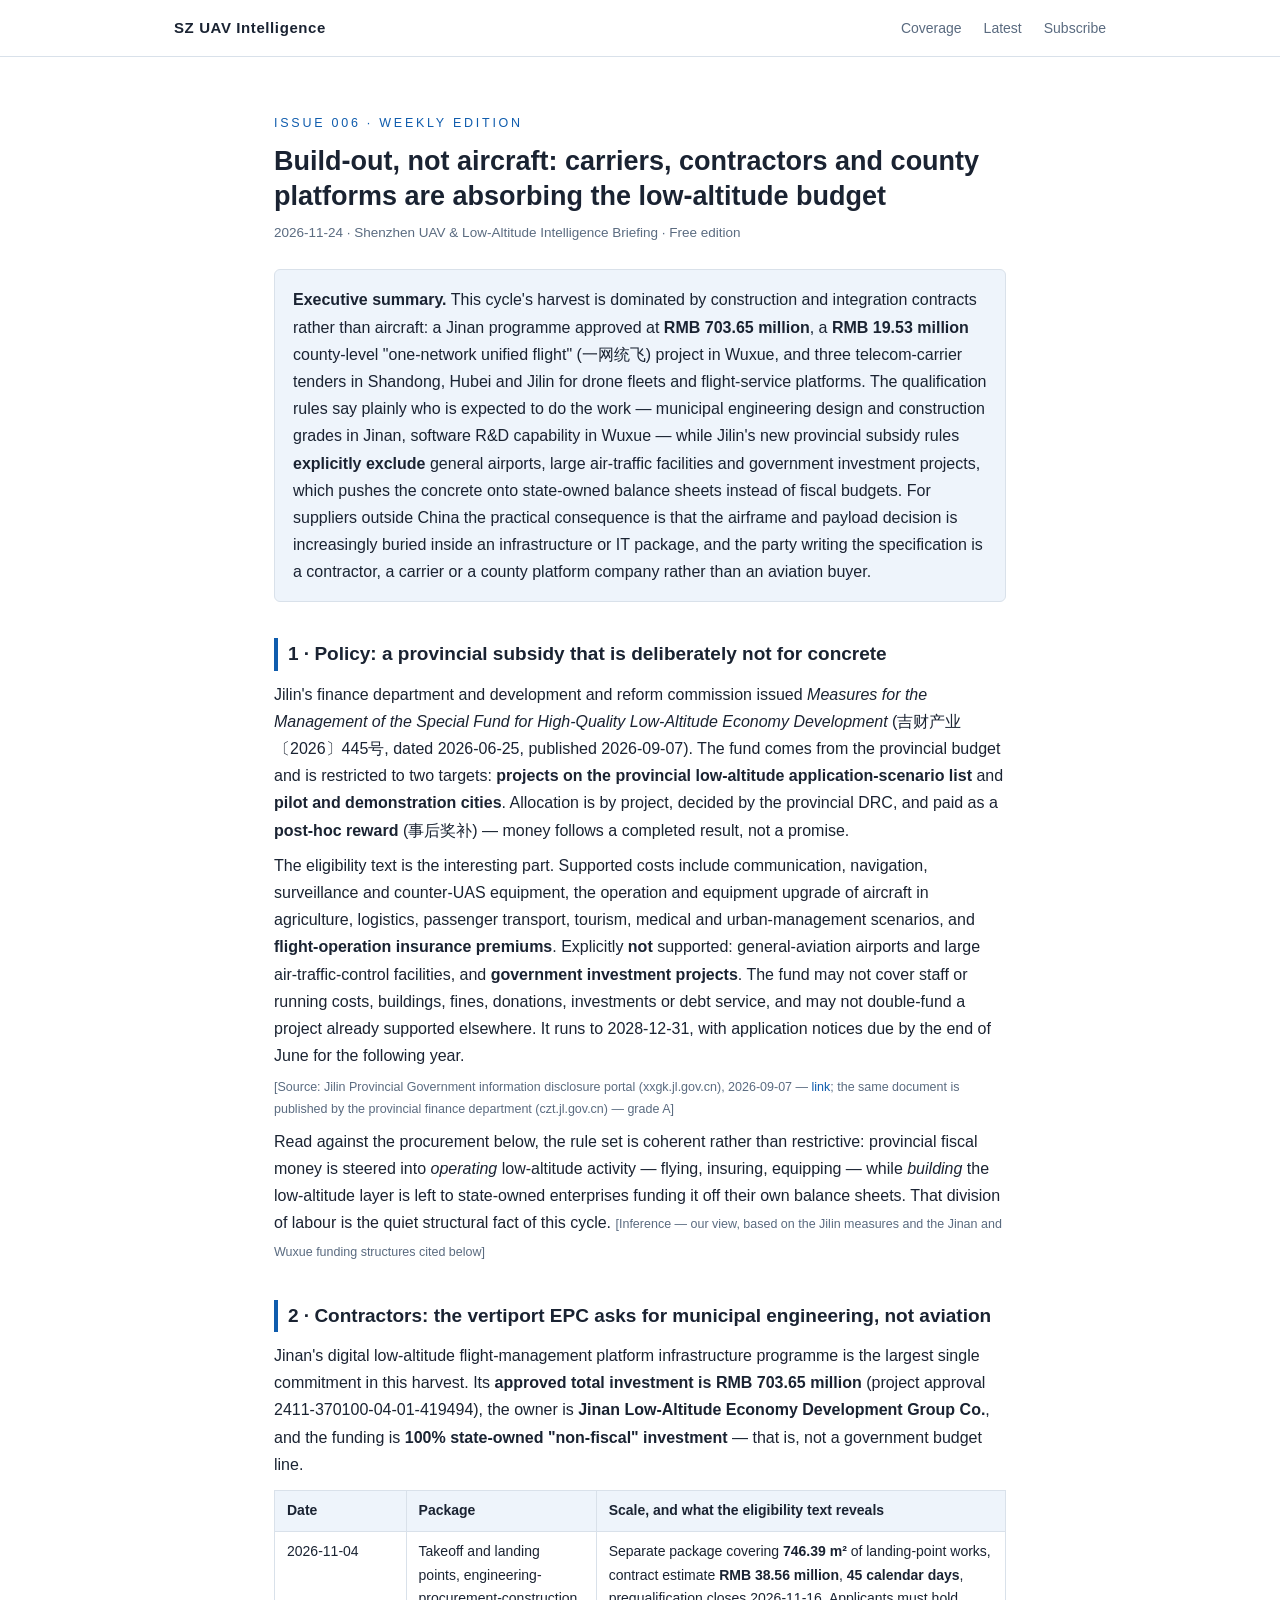
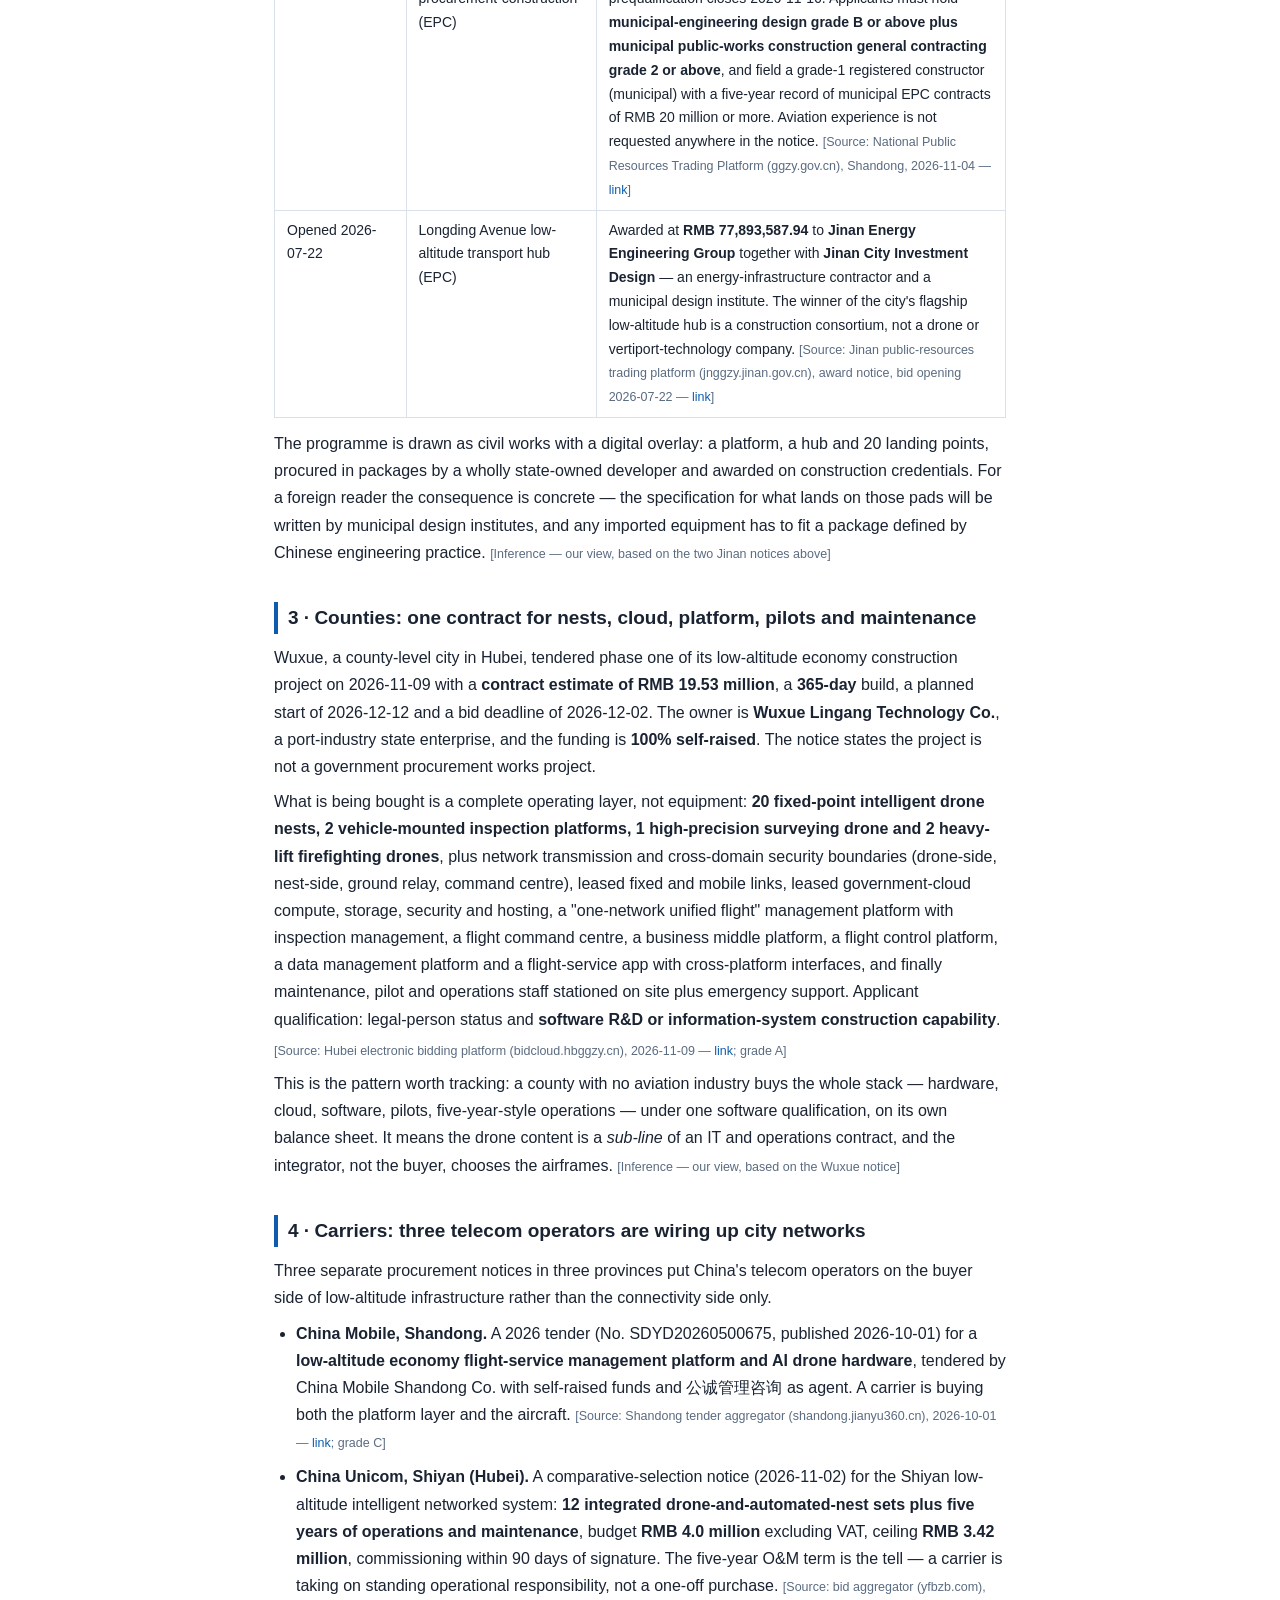
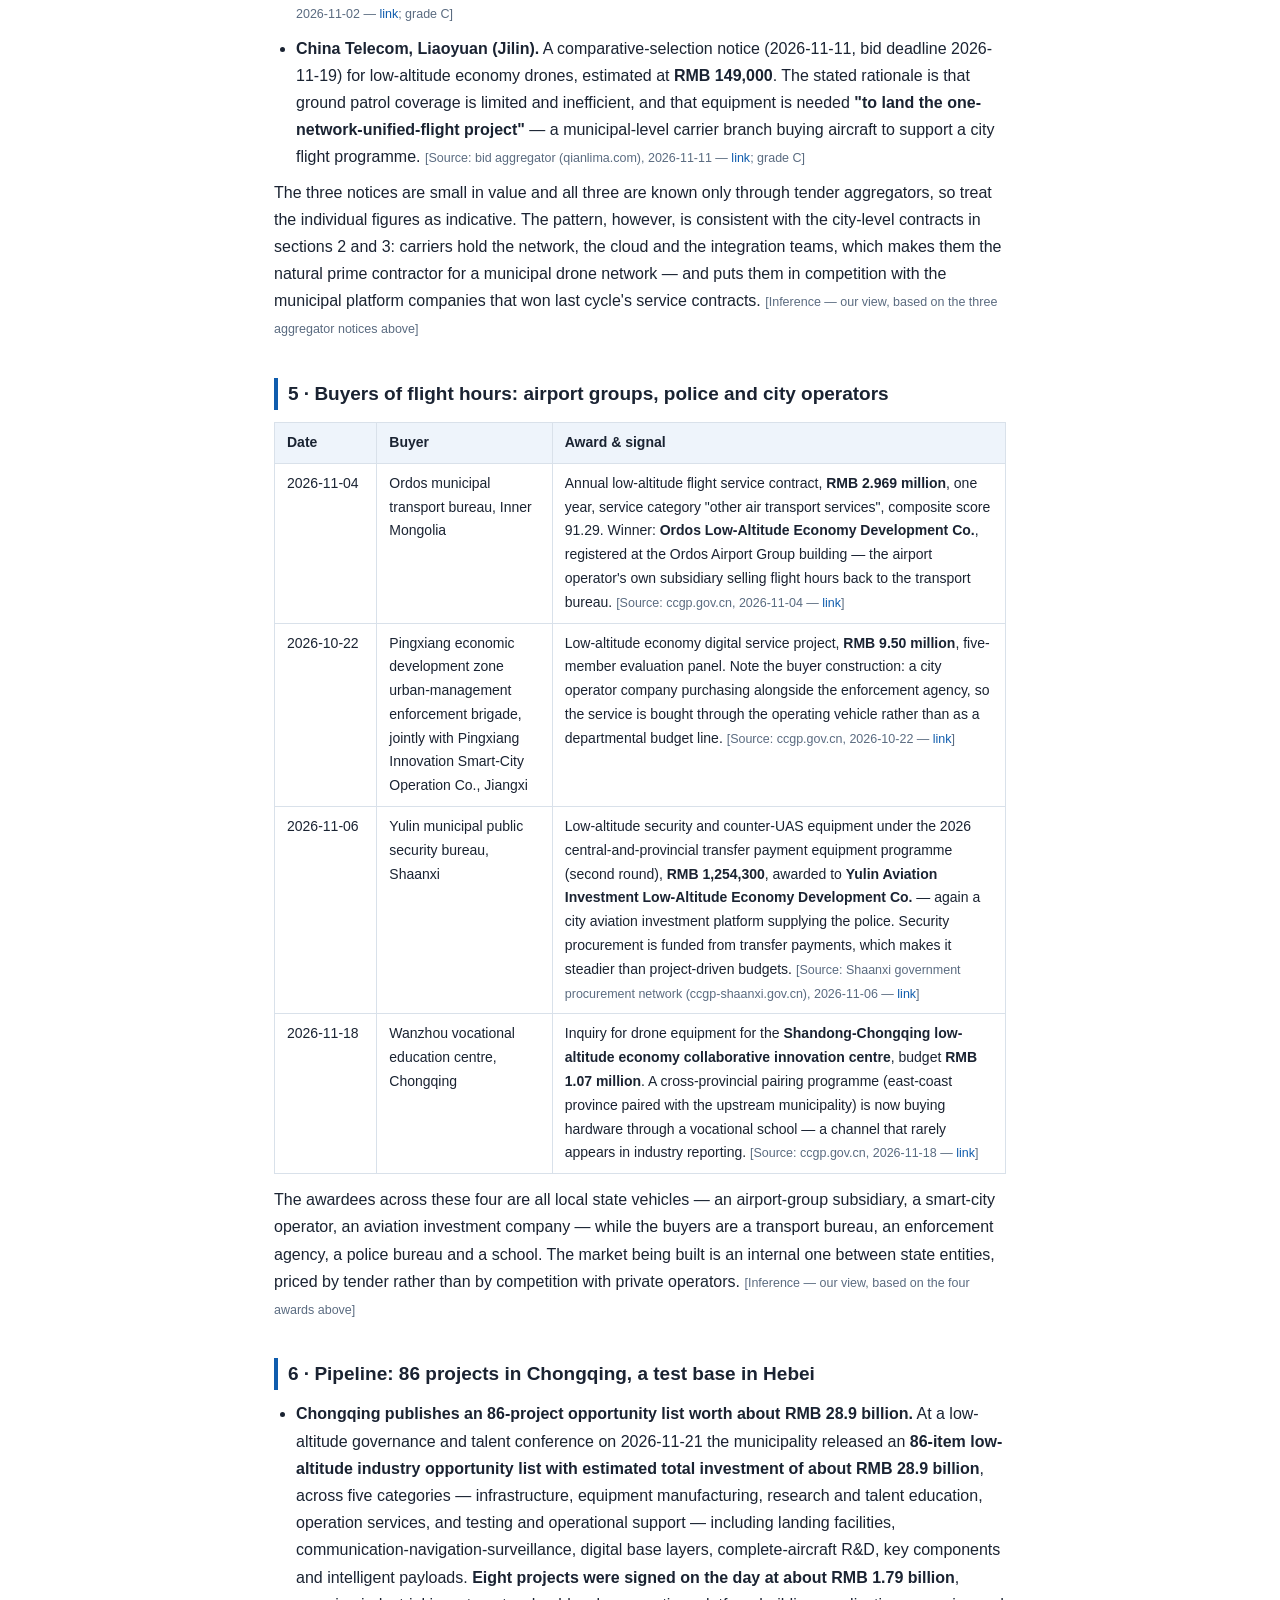
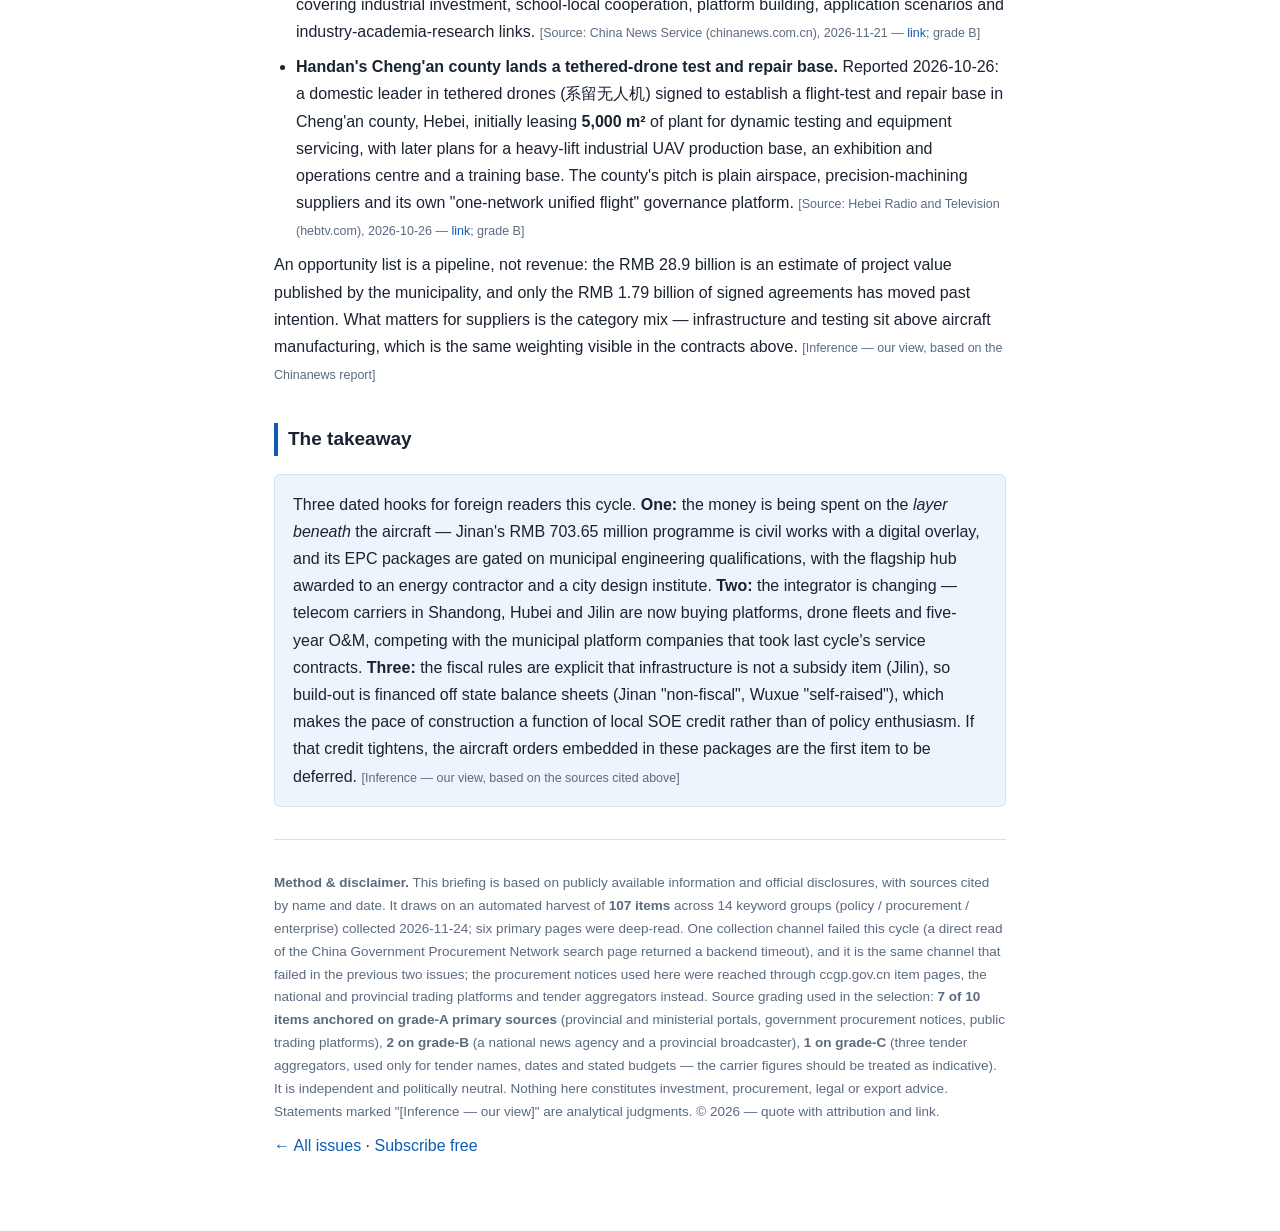
<file: briefings/2026-11-24-issue-006.html>
<!DOCTYPE html>
<html lang="en">
<head>
<meta charset="UTF-8">
<meta name="viewport" content="width=device-width, initial-scale=1.0">
<title>Issue 006 — Build-out, not aircraft: carriers, contractors and county platforms are absorbing the low-altitude budget | Shenzhen UAV &amp; Low-Altitude Intelligence Briefing</title>
<link rel="stylesheet" href="../css/style.css">
<style>
  article.briefing { max-width: 780px; margin: 0 auto; padding: 48px 24px 64px; }
  article.briefing h1 { font-size: 27px; line-height: 1.3; margin: 10px 0 6px; }
  article.briefing .meta { color: #5a6b80; font-size: 13.5px; margin-bottom: 24px; }
  article.briefing h2 { font-size: 19px; margin: 36px 0 10px; padding-left: 10px;
                        border-left: 4px solid #0f5cad; }
  article.briefing h3 { font-size: 15.5px; margin: 18px 0 6px; }
  article.briefing p, article.briefing li { margin: 8px 0; }
  article.briefing ul { padding-left: 22px; }
  .src { font-size: 12.5px; color: #5a6b80; }
  .box { background: #eef4fb; border: 1px solid #d9e1ea; border-radius: 6px; padding: 16px 18px; margin: 18px 0; }
  table.kv { width: 100%; border-collapse: collapse; font-size: 14px; margin: 12px 0; }
  table.kv th, table.kv td { border: 1px solid #d9e1ea; padding: 8px 12px; text-align: left; vertical-align: top; }
  table.kv th { background: #eef4fb; }
</style>
</head>
<body>

<header class="topbar">
  <div class="wrap">
    <a class="brand" href="../index.html">SZ&nbsp;UAV&nbsp;Intelligence</a>
    <nav><a href="../index.html#pillars">Coverage</a><a href="../index.html#latest">Latest</a><a href="../index.html#subscribe">Subscribe</a></nav>
  </div>
</header>

<article class="briefing">
  <p class="kicker">Issue 006 · Weekly Edition</p>
  <h1>Build-out, not aircraft: carriers, contractors and county platforms are absorbing the low-altitude budget</h1>
  <p class="meta">2026-11-24 · Shenzhen UAV &amp; Low-Altitude Intelligence Briefing · Free edition</p>

  <div class="box">
    <b>Executive summary.</b> This cycle's harvest is dominated by construction and integration
    contracts rather than aircraft: a Jinan programme approved at <b>RMB 703.65 million</b>, a
    <b>RMB 19.53 million</b> county-level "one-network unified flight" (一网统飞) project in Wuxue, and
    three telecom-carrier tenders in Shandong, Hubei and Jilin for drone fleets and flight-service
    platforms. The qualification rules say plainly who is expected to do the work — municipal
    engineering design and construction grades in Jinan, software R&amp;D capability in Wuxue — while
    Jilin's new provincial subsidy rules <b>explicitly exclude</b> general airports, large air-traffic
    facilities and government investment projects, which pushes the concrete onto state-owned
    balance sheets instead of fiscal budgets. For suppliers outside China the practical consequence is
    that the airframe and payload decision is increasingly buried inside an infrastructure or IT
    package, and the party writing the specification is a contractor, a carrier or a county platform
    company rather than an aviation buyer.
  </div>

  <h2>1 · Policy: a provincial subsidy that is deliberately not for concrete</h2>
  <p>Jilin's finance department and development and reform commission issued
    <i>Measures for the Management of the Special Fund for High-Quality Low-Altitude Economy
    Development</i> (吉财产业〔2026〕445号, dated 2026-06-25, published 2026-09-07). The fund comes from
    the provincial budget and is restricted to two targets: <b>projects on the provincial
    low-altitude application-scenario list</b> and <b>pilot and demonstration cities</b>. Allocation is
    by project, decided by the provincial DRC, and paid as a <b>post-hoc reward</b> (事后奖补) — money
    follows a completed result, not a promise.</p>
  <p>The eligibility text is the interesting part. Supported costs include communication, navigation,
    surveillance and counter-UAS equipment, the operation and equipment upgrade of aircraft in
    agriculture, logistics, passenger transport, tourism, medical and urban-management scenarios, and
    <b>flight-operation insurance premiums</b>. Explicitly <b>not</b> supported: general-aviation
    airports and large air-traffic-control facilities, and <b>government investment projects</b>. The
    fund may not cover staff or running costs, buildings, fines, donations, investments or debt
    service, and may not double-fund a project already supported elsewhere. It runs to 2028-12-31,
    with application notices due by the end of June for the following year.</p>
  <p class="src">[Source: Jilin Provincial Government information disclosure portal (xxgk.jl.gov.cn),
    2026-09-07 — <a href="https://xxgk.jl.gov.cn/zcbm/fgw_98017/xxgkmlqy/202609/t20260907_9702085.html">link</a>;
    the same document is published by the provincial finance department (czt.jl.gov.cn) — grade A]</p>
  <p>Read against the procurement below, the rule set is coherent rather than restrictive: provincial
    fiscal money is steered into <i>operating</i> low-altitude activity — flying, insuring, equipping —
    while <i>building</i> the low-altitude layer is left to state-owned enterprises funding it off their
    own balance sheets. That division of labour is the quiet structural fact of this cycle.
    <span class="src">[Inference — our view, based on the Jilin measures and the Jinan and Wuxue
    funding structures cited below]</span></p>

  <h2>2 · Contractors: the vertiport EPC asks for municipal engineering, not aviation</h2>
  <p>Jinan's digital low-altitude flight-management platform infrastructure programme is the largest
    single commitment in this harvest. Its <b>approved total investment is RMB 703.65 million</b>
    (project approval 2411-370100-04-01-419494), the owner is <b>Jinan Low-Altitude Economy Development
    Group Co.</b>, and the funding is <b>100% state-owned "non-fiscal" investment</b> — that is, not a
    government budget line.</p>
  <table class="kv">
    <tr><th style="width:18%">Date</th><th style="width:26%">Package</th><th>Scale, and what the eligibility text reveals</th></tr>
    <tr>
      <td>2026-11-04</td><td>Takeoff and landing points, engineering-procurement-construction (EPC)</td>
      <td>Separate package covering <b>746.39 m²</b> of landing-point works, contract estimate
        <b>RMB 38.56 million</b>, <b>45 calendar days</b>, prequalification closes 2026-11-16. Applicants
        must hold <b>municipal-engineering design grade B or above plus municipal public-works
        construction general contracting grade 2 or above</b>, and field a grade-1 registered constructor
        (municipal) with a five-year record of municipal EPC contracts of RMB 20 million or more.
        Aviation experience is not requested anywhere in the notice.
        <span class="src">[Source: National Public Resources Trading Platform (ggzy.gov.cn), Shandong,
        2026-11-04 — <a href="https://www.ggzy.gov.cn/information/deal/html/b/370000/0101/20261104/00374887c39d41a44a709368b8db8ea6a6fe.html">link</a>]</span></td>
    </tr>
    <tr>
      <td>Opened 2026-07-22</td><td>Longding Avenue low-altitude transport hub (EPC)</td>
      <td>Awarded at <b>RMB 77,893,587.94</b> to <b>Jinan Energy Engineering Group</b> together with
        <b>Jinan City Investment Design</b> — an energy-infrastructure contractor and a municipal design
        institute. The winner of the city's flagship low-altitude hub is a construction consortium, not
        a drone or vertiport-technology company.
        <span class="src">[Source: Jinan public-resources trading platform (jnggzy.jinan.gov.cn), award
        notice, bid opening 2026-07-22 —
        <a href="https://jnggzy.jinan.gov.cn/jnggzyztb/front/showResultNotice.do?iid=E89F7C50BCB6EF94AB731AFD686AB7B5&amp;isnew=1">link</a>]</span></td>
    </tr>
  </table>
  <p>The programme is drawn as civil works with a digital overlay: a platform, a hub and 20 landing
    points, procured in packages by a wholly state-owned developer and awarded on construction
    credentials. For a foreign reader the consequence is concrete — the specification for what lands on
    those pads will be written by municipal design institutes, and any imported equipment has to fit a
    package defined by Chinese engineering practice. <span class="src">[Inference — our view, based on
    the two Jinan notices above]</span></p>

  <h2>3 · Counties: one contract for nests, cloud, platform, pilots and maintenance</h2>
  <p>Wuxue, a county-level city in Hubei, tendered phase one of its low-altitude economy construction
    project on 2026-11-09 with a <b>contract estimate of RMB 19.53 million</b>, a <b>365-day</b>
    build, a planned start of 2026-12-12 and a bid deadline of 2026-12-02. The owner is <b>Wuxue
    Lingang Technology Co.</b>, a port-industry state enterprise, and the funding is <b>100%
    self-raised</b>. The notice states the project is not a government procurement works project.</p>
  <p>What is being bought is a complete operating layer, not equipment: <b>20 fixed-point intelligent
    drone nests, 2 vehicle-mounted inspection platforms, 1 high-precision surveying drone and 2
    heavy-lift firefighting drones</b>, plus network transmission and cross-domain security boundaries
    (drone-side, nest-side, ground relay, command centre), leased fixed and mobile links, leased
    government-cloud compute, storage, security and hosting, a "one-network unified flight" management
    platform with inspection management, a flight command centre, a business middle platform, a flight
    control platform, a data management platform and a flight-service app with cross-platform
    interfaces, and finally maintenance, pilot and operations staff stationed on site plus emergency
    support. Applicant qualification: legal-person status and <b>software R&amp;D or information-system
    construction capability</b>.</p>
  <p class="src">[Source: Hubei electronic bidding platform (bidcloud.hbggzy.cn), 2026-11-09 —
    <a href="https://bidcloud.hbggzy.cn/hubei/jyxx/004002/004002006/20261109/8c379841-4e70-4148-92f8-c2b7f96ab0e2.html">link</a>;
    grade A]</p>
  <p>This is the pattern worth tracking: a county with no aviation industry buys the whole stack —
    hardware, cloud, software, pilots, five-year-style operations — under one software qualification,
    on its own balance sheet. It means the drone content is a <i>sub-line</i> of an IT and operations
    contract, and the integrator, not the buyer, chooses the airframes.
    <span class="src">[Inference — our view, based on the Wuxue notice]</span></p>

  <h2>4 · Carriers: three telecom operators are wiring up city networks</h2>
  <p>Three separate procurement notices in three provinces put China's telecom operators on the buyer
    side of low-altitude infrastructure rather than the connectivity side only.</p>
  <ul>
    <li><b>China Mobile, Shandong.</b> A 2026 tender (No. SDYD20260500675, published 2026-10-01) for a
      <b>low-altitude economy flight-service management platform and AI drone hardware</b>, tendered by
      China Mobile Shandong Co. with self-raised funds and 公诚管理咨询 as agent. A carrier is buying both
      the platform layer and the aircraft.
      <span class="src">[Source: Shandong tender aggregator (shandong.jianyu360.cn), 2026-10-01 —
      <a href="https://shandong.jianyu360.cn/jybx/20261001_26093090537433.html">link</a>; grade C]</span></li>
    <li><b>China Unicom, Shiyan (Hubei).</b> A comparative-selection notice (2026-11-02) for the Shiyan
      low-altitude intelligent networked system: <b>12 integrated drone-and-automated-nest sets plus five
      years of operations and maintenance</b>, budget <b>RMB 4.0 million</b> excluding VAT, ceiling
      <b>RMB 3.42 million</b>, commissioning within 90 days of signature. The five-year O&amp;M term is
      the tell — a carrier is taking on standing operational responsibility, not a one-off purchase.
      <span class="src">[Source: bid aggregator (yfbzb.com), 2026-11-02 —
      <a href="https://www.yfbzb.com/inviteBid/detail/20261102_643906812.html">link</a>; grade C]</span></li>
    <li><b>China Telecom, Liaoyuan (Jilin).</b> A comparative-selection notice (2026-11-11, bid deadline
      2026-11-19) for low-altitude economy drones, estimated at <b>RMB 149,000</b>. The stated rationale
      is that ground patrol coverage is limited and inefficient, and that equipment is needed <b>"to
      land the one-network-unified-flight project"</b> — a municipal-level carrier branch buying aircraft
      to support a city flight programme.
      <span class="src">[Source: bid aggregator (qianlima.com), 2026-11-11 —
      <a href="https://www.qianlima.com/bid-646827087.html">link</a>; grade C]</span></li>
  </ul>
  <p>The three notices are small in value and all three are known only through tender aggregators, so
    treat the individual figures as indicative. The pattern, however, is consistent with the city-level
    contracts in sections 2 and 3: carriers hold the network, the cloud and the integration teams, which
    makes them the natural prime contractor for a municipal drone network — and puts them in competition
    with the municipal platform companies that won last cycle's service contracts.
    <span class="src">[Inference — our view, based on the three aggregator notices above]</span></p>

  <h2>5 · Buyers of flight hours: airport groups, police and city operators</h2>
  <table class="kv">
    <tr><th style="width:14%">Date</th><th style="width:24%">Buyer</th><th>Award &amp; signal</th></tr>
    <tr>
      <td>2026-11-04</td><td>Ordos municipal transport bureau, Inner Mongolia</td>
      <td>Annual low-altitude flight service contract, <b>RMB 2.969 million</b>, one year, service
        category "other air transport services", composite score 91.29. Winner: <b>Ordos Low-Altitude
        Economy Development Co.</b>, registered at the Ordos Airport Group building — the airport
        operator's own subsidiary selling flight hours back to the transport bureau.
        <span class="src">[Source: ccgp.gov.cn, 2026-11-04 —
        <a href="http://www.ccgp.gov.cn/cggg/dfgg/cjgg/202611/t20261104_27617329.htm">link</a>]</span></td>
    </tr>
    <tr>
      <td>2026-10-22</td><td>Pingxiang economic development zone urban-management enforcement brigade,
        jointly with Pingxiang Innovation Smart-City Operation Co., Jiangxi</td>
      <td>Low-altitude economy digital service project, <b>RMB 9.50 million</b>, five-member evaluation
        panel. Note the buyer construction: a city operator company purchasing alongside the enforcement
        agency, so the service is bought through the operating vehicle rather than as a departmental
        budget line.
        <span class="src">[Source: ccgp.gov.cn, 2026-10-22 —
        <a href="http://www.ccgp.gov.cn/cggg/dfgg/zbgg/202610/t20261022_27546133.htm">link</a>]</span></td>
    </tr>
    <tr>
      <td>2026-11-06</td><td>Yulin municipal public security bureau, Shaanxi</td>
      <td>Low-altitude security and counter-UAS equipment under the 2026 central-and-provincial transfer
        payment equipment programme (second round), <b>RMB 1,254,300</b>, awarded to <b>Yulin Aviation
        Investment Low-Altitude Economy Development Co.</b> — again a city aviation investment platform
        supplying the police. Security procurement is funded from transfer payments, which makes it
        steadier than project-driven budgets.
        <span class="src">[Source: Shaanxi government procurement network
        (ccgp-shaanxi.gov.cn), 2026-11-06 —
        <a href="http://www.ccgp-shaanxi.gov.cn/freecms/site/shaanxi/ggxx/info/2026/8a69c51ba185604001a1a0e60a715796.html">link</a>]</span></td>
    </tr>
    <tr>
      <td>2026-11-18</td><td>Wanzhou vocational education centre, Chongqing</td>
      <td>Inquiry for drone equipment for the <b>Shandong-Chongqing low-altitude economy collaborative
        innovation centre</b>, budget <b>RMB 1.07 million</b>. A cross-provincial pairing programme
        (east-coast province paired with the upstream municipality) is now buying hardware through a
        vocational school — a channel that rarely appears in industry reporting.
        <span class="src">[Source: ccgp.gov.cn, 2026-11-18 —
        <a href="http://www.ccgp.gov.cn/cggg/dfgg/xjgg/202611/t20261118_27710992.htm">link</a>]</span></td>
    </tr>
  </table>
  <p>The awardees across these four are all local state vehicles — an airport-group subsidiary, a
    smart-city operator, an aviation investment company — while the buyers are a transport bureau, an
    enforcement agency, a police bureau and a school. The market being built is an internal one between
    state entities, priced by tender rather than by competition with private operators.
    <span class="src">[Inference — our view, based on the four awards above]</span></p>

  <h2>6 · Pipeline: 86 projects in Chongqing, a test base in Hebei</h2>
  <ul>
    <li><b>Chongqing publishes an 86-project opportunity list worth about RMB 28.9 billion.</b> At a
      low-altitude governance and talent conference on 2026-11-21 the municipality released an
      <b>86-item low-altitude industry opportunity list with estimated total investment of about RMB
      28.9 billion</b>, across five categories — infrastructure, equipment manufacturing, research and
      talent education, operation services, and testing and operational support — including landing
      facilities, communication-navigation-surveillance, digital base layers, complete-aircraft R&amp;D,
      key components and intelligent payloads. <b>Eight projects were signed on the day at about RMB
      1.79 billion</b>, covering industrial investment, school-local cooperation, platform building,
      application scenarios and industry-academia-research links.
      <span class="src">[Source: China News Service (chinanews.com.cn), 2026-11-21 —
      <a href="https://www.chinanews.com.cn/cj/2026/11-21/10735787.shtml">link</a>; grade B]</span></li>
    <li><b>Handan's Cheng'an county lands a tethered-drone test and repair base.</b> Reported
      2026-10-26: a domestic leader in tethered drones (系留无人机) signed to establish a flight-test and
      repair base in Cheng'an county, Hebei, initially leasing <b>5,000 m²</b> of plant for dynamic
      testing and equipment servicing, with later plans for a heavy-lift industrial UAV production base,
      an exhibition and operations centre and a training base. The county's pitch is plain airspace,
      precision-machining suppliers and its own "one-network unified flight" governance platform.
      <span class="src">[Source: Hebei Radio and Television (hebtv.com), 2026-10-26 —
      <a href="https://www.hebtv.com/0/0rmhlm/sydw/zw/hbfc/12564477.shtml">link</a>; grade B]</span></li>
  </ul>
  <p>An opportunity list is a pipeline, not revenue: the RMB 28.9 billion is an estimate of project
    value published by the municipality, and only the RMB 1.79 billion of signed agreements has moved
    past intention. What matters for suppliers is the category mix — infrastructure and testing sit
    above aircraft manufacturing, which is the same weighting visible in the contracts above.
    <span class="src">[Inference — our view, based on the Chinanews report]</span></p>

  <h2>The takeaway</h2>
  <div class="box">
    Three dated hooks for foreign readers this cycle. <b>One:</b> the money is being spent on the
    <i>layer beneath</i> the aircraft — Jinan's RMB 703.65 million programme is civil works with a
    digital overlay, and its EPC packages are gated on municipal engineering qualifications, with the
    flagship hub awarded to an energy contractor and a city design institute. <b>Two:</b> the
    integrator is changing — telecom carriers in Shandong, Hubei and Jilin are now buying platforms,
    drone fleets and five-year O&amp;M, competing with the municipal platform companies that took last
    cycle's service contracts. <b>Three:</b> the fiscal rules are explicit that infrastructure is not a
    subsidy item (Jilin), so build-out is financed off state balance sheets (Jinan "non-fiscal",
    Wuxue "self-raised"), which makes the pace of construction a function of local SOE credit rather
    than of policy enthusiasm. If that credit tightens, the aircraft orders embedded in these packages
    are the first item to be deferred. <span class="src">[Inference — our view, based on the sources
    cited above]</span>
  </div>

  <hr style="border:none;border-top:1px solid #d9e1ea;margin:32px 0;">
  <p class="note"><b>Method &amp; disclaimer.</b> This briefing is based on publicly available information and
    official disclosures, with sources cited by name and date. It draws on an automated harvest of
    <b>107 items</b> across 14 keyword groups (policy / procurement / enterprise) collected 2026-11-24;
    six primary pages were deep-read. One collection channel failed this cycle (a direct read of the
    China Government Procurement Network search page returned a backend timeout), and it is the same
    channel that failed in the previous two issues; the procurement notices used here were reached
    through ccgp.gov.cn item pages, the national and provincial trading platforms and tender
    aggregators instead. Source grading used in the selection: <b>7 of 10 items anchored on grade-A
    primary sources</b> (provincial and ministerial portals, government procurement notices, public
    trading platforms), <b>2 on grade-B</b> (a national news agency and a provincial broadcaster),
    <b>1 on grade-C</b> (three tender aggregators, used only for tender names, dates and stated budgets —
    the carrier figures should be treated as indicative). It is independent and politically neutral.
    Nothing here constitutes investment, procurement, legal or export advice. Statements marked
    "[Inference — our view]" are analytical judgments. © 2026 — quote with attribution and link.</p>
  <p><a href="../index.html#latest">← All issues</a> · <a href="../index.html#subscribe">Subscribe free</a></p>
</article>

</body>
</html>
</file>
<file: css/style.css>
/* Shenzhen UAV Intelligence — site styles (light theme, print-friendly) */
:root {
  --ink: #1a2332; --sub: #5a6b80; --line: #d9e1ea;
  --accent: #0f5cad; --accent-bg: #eef4fb;
  --bg: #ffffff; --alt: #f5f7fa;
}
* { box-sizing: border-box; margin: 0; padding: 0; }
html { scroll-behavior: smooth; }
body { font-family: "Segoe UI", "Helvetica Neue", Arial, "Noto Sans SC", sans-serif;
       color: var(--ink); background: var(--bg); font-size: 16px; line-height: 1.7; }
.wrap { max-width: 980px; margin: 0 auto; padding: 0 24px; }
.wrap.narrow { max-width: 640px; }
a { color: var(--accent); text-decoration: none; }
a:hover { text-decoration: underline; }

/* top bar */
.topbar { border-bottom: 1px solid var(--line); background: #fff; position: sticky; top: 0; z-index: 10; }
.topbar .wrap { display: flex; justify-content: space-between; align-items: center; height: 56px; }
.brand { font-weight: 700; letter-spacing: .04em; color: var(--ink); font-size: 15px; }
nav a { margin-left: 22px; font-size: 14px; color: var(--sub); }
nav a:hover { color: var(--accent); }

/* hero */
.hero { background: linear-gradient(180deg, var(--accent-bg), #fff); border-bottom: 1px solid var(--line);
        padding: 72px 0 64px; }
.kicker { color: var(--accent); letter-spacing: .22em; text-transform: uppercase; font-size: 12.5px; margin-bottom: 16px; }
.hero h1 { font-size: 34px; line-height: 1.25; max-width: 760px; margin-bottom: 16px; }
.lede { font-size: 18px; color: var(--sub); max-width: 720px; }
.hero-cta { margin-top: 28px; display: flex; gap: 14px; flex-wrap: wrap; }
.btn { display: inline-block; padding: 11px 22px; border: 1.5px solid var(--accent); border-radius: 6px;
       font-weight: 600; font-size: 15px; color: var(--accent); }
.btn.primary { background: var(--accent); color: #fff; }
.btn:hover { text-decoration: none; opacity: .92; }

/* sections */
.section { padding: 56px 0; }
.section.alt { background: var(--alt); border-top: 1px solid var(--line); border-bottom: 1px solid var(--line); }
h2 { font-size: 24px; margin-bottom: 22px; }
h3 { font-size: 17px; margin-bottom: 8px; color: var(--accent); }
.note { color: var(--sub); font-size: 13.5px; margin-top: 12px; }

/* grids & cards */
.grid3 { display: grid; grid-template-columns: repeat(3, 1fr); gap: 28px; }
.grid2 { display: grid; grid-template-columns: repeat(2, 1fr); gap: 20px; }
.strip { padding: 34px 0; border-bottom: 1px solid var(--line); background: #fff; }
.strip div b { display: block; margin-bottom: 6px; }
.strip div span { color: var(--sub); font-size: 14.5px; }
.card { border: 1px solid var(--line); border-radius: 8px; padding: 20px 22px; background: #fff; }
.card p { color: var(--sub); font-size: 14.5px; }

/* issues list */
.issues { list-style: none; }
.issues li { padding: 14px 0; border-bottom: 1px solid var(--line); display: flex; gap: 14px; align-items: baseline; flex-wrap: wrap; }
.issues .date { font-size: 13px; color: var(--sub); font-variant-numeric: tabular-nums; }
.issues .tag { font-size: 11.5px; border: 1px solid var(--line); border-radius: 10px; padding: 1px 9px; color: var(--sub); }

/* services table */
table.services { width: 100%; border-collapse: collapse; margin: 14px 0; font-size: 14.5px; }
.services th, .services td { border: 1px solid var(--line); padding: 10px 12px; text-align: left; vertical-align: top; }
.services th { background: var(--accent-bg); }

/* subscribe */
.subform { display: flex; gap: 10px; flex-wrap: wrap; margin-top: 14px; }
.subform input[type=email] { flex: 1 1 260px; padding: 11px 14px; border: 1.5px solid var(--line); border-radius: 6px; font-size: 15px; }
.subform .consent { flex-basis: 100%; font-size: 12.5px; color: var(--sub); display: flex; gap: 8px; align-items: flex-start; }

/* footer */
footer { background: var(--ink); color: #cfd8e3; padding: 36px 0; font-size: 13.5px; }
footer a { color: #9ec2e8; }
footer .small { opacity: .65; margin-top: 12px; }
footer p { margin: 6px 0; }

@media (max-width: 760px) {
  .grid3, .grid2 { grid-template-columns: 1fr; }
  .hero h1 { font-size: 27px; }
}
@media print {
  .topbar, .hero-cta, .subform { display: none; }
}
</file>
